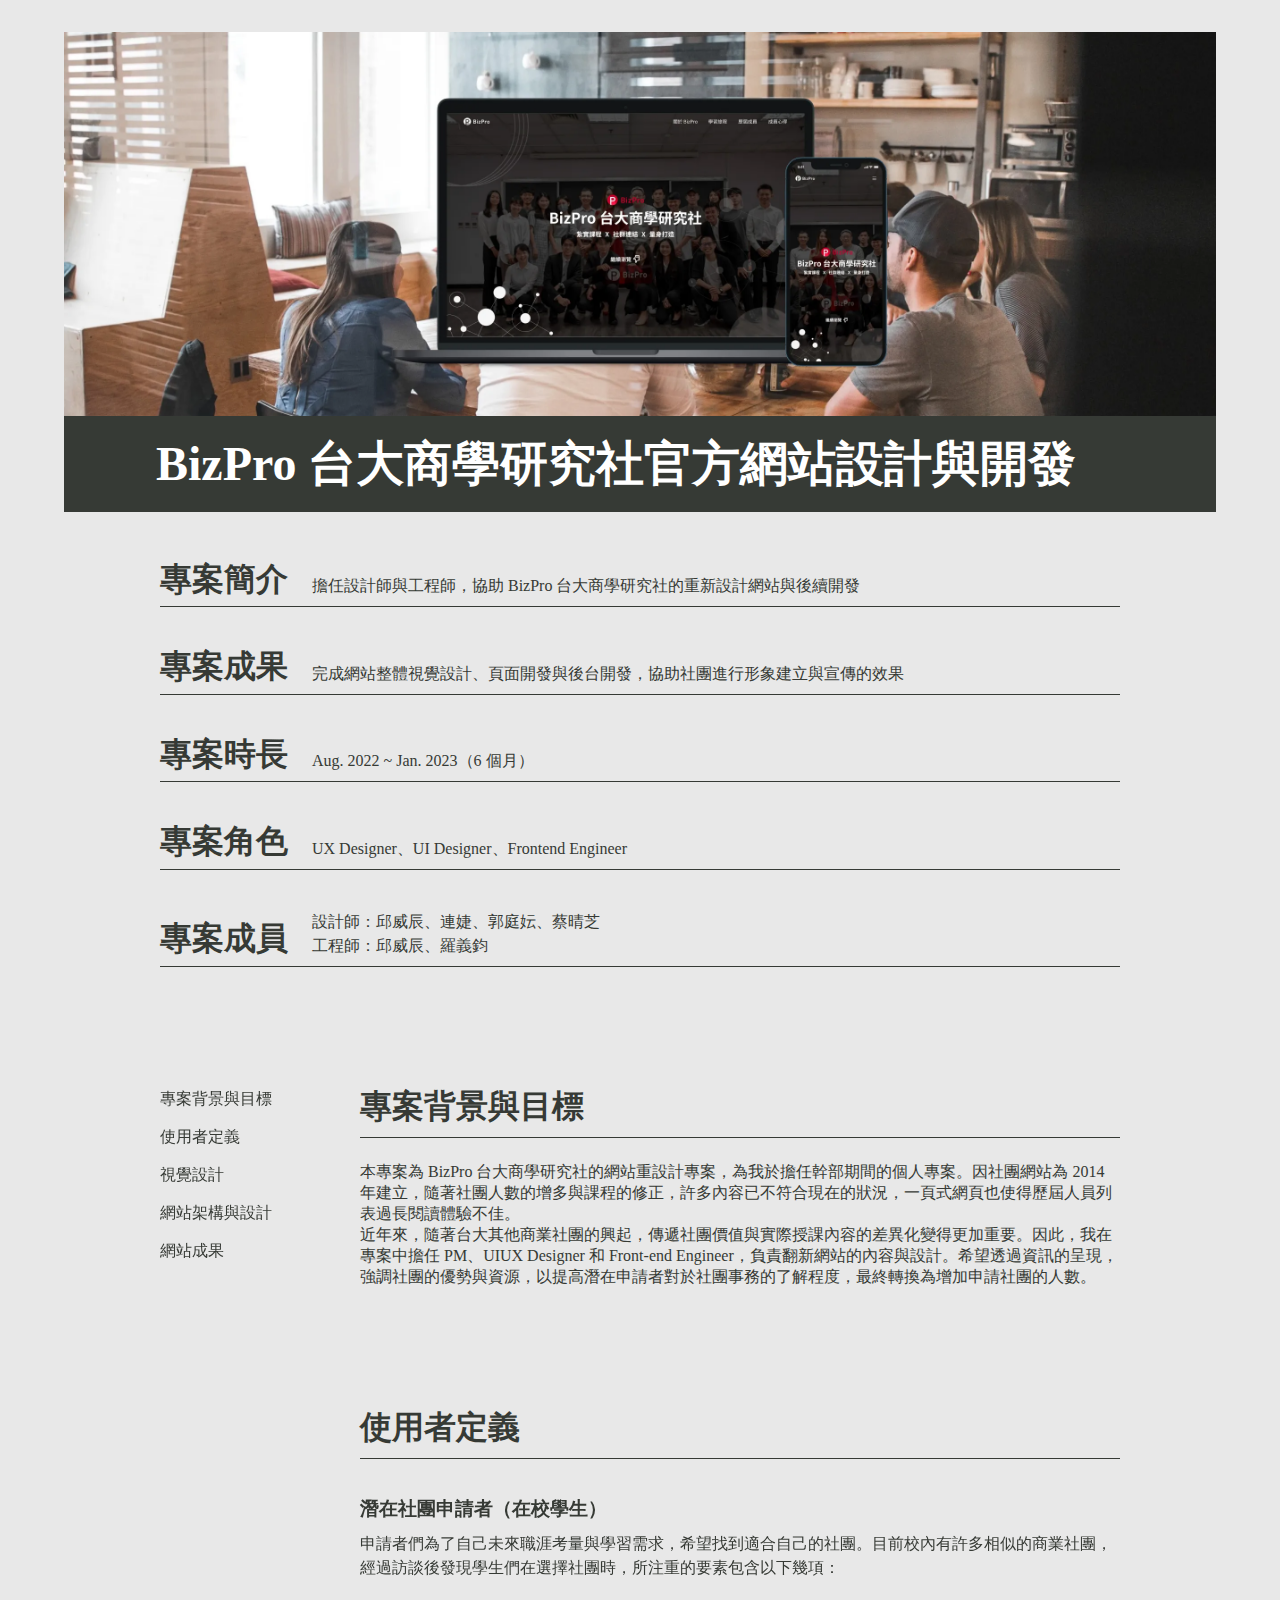
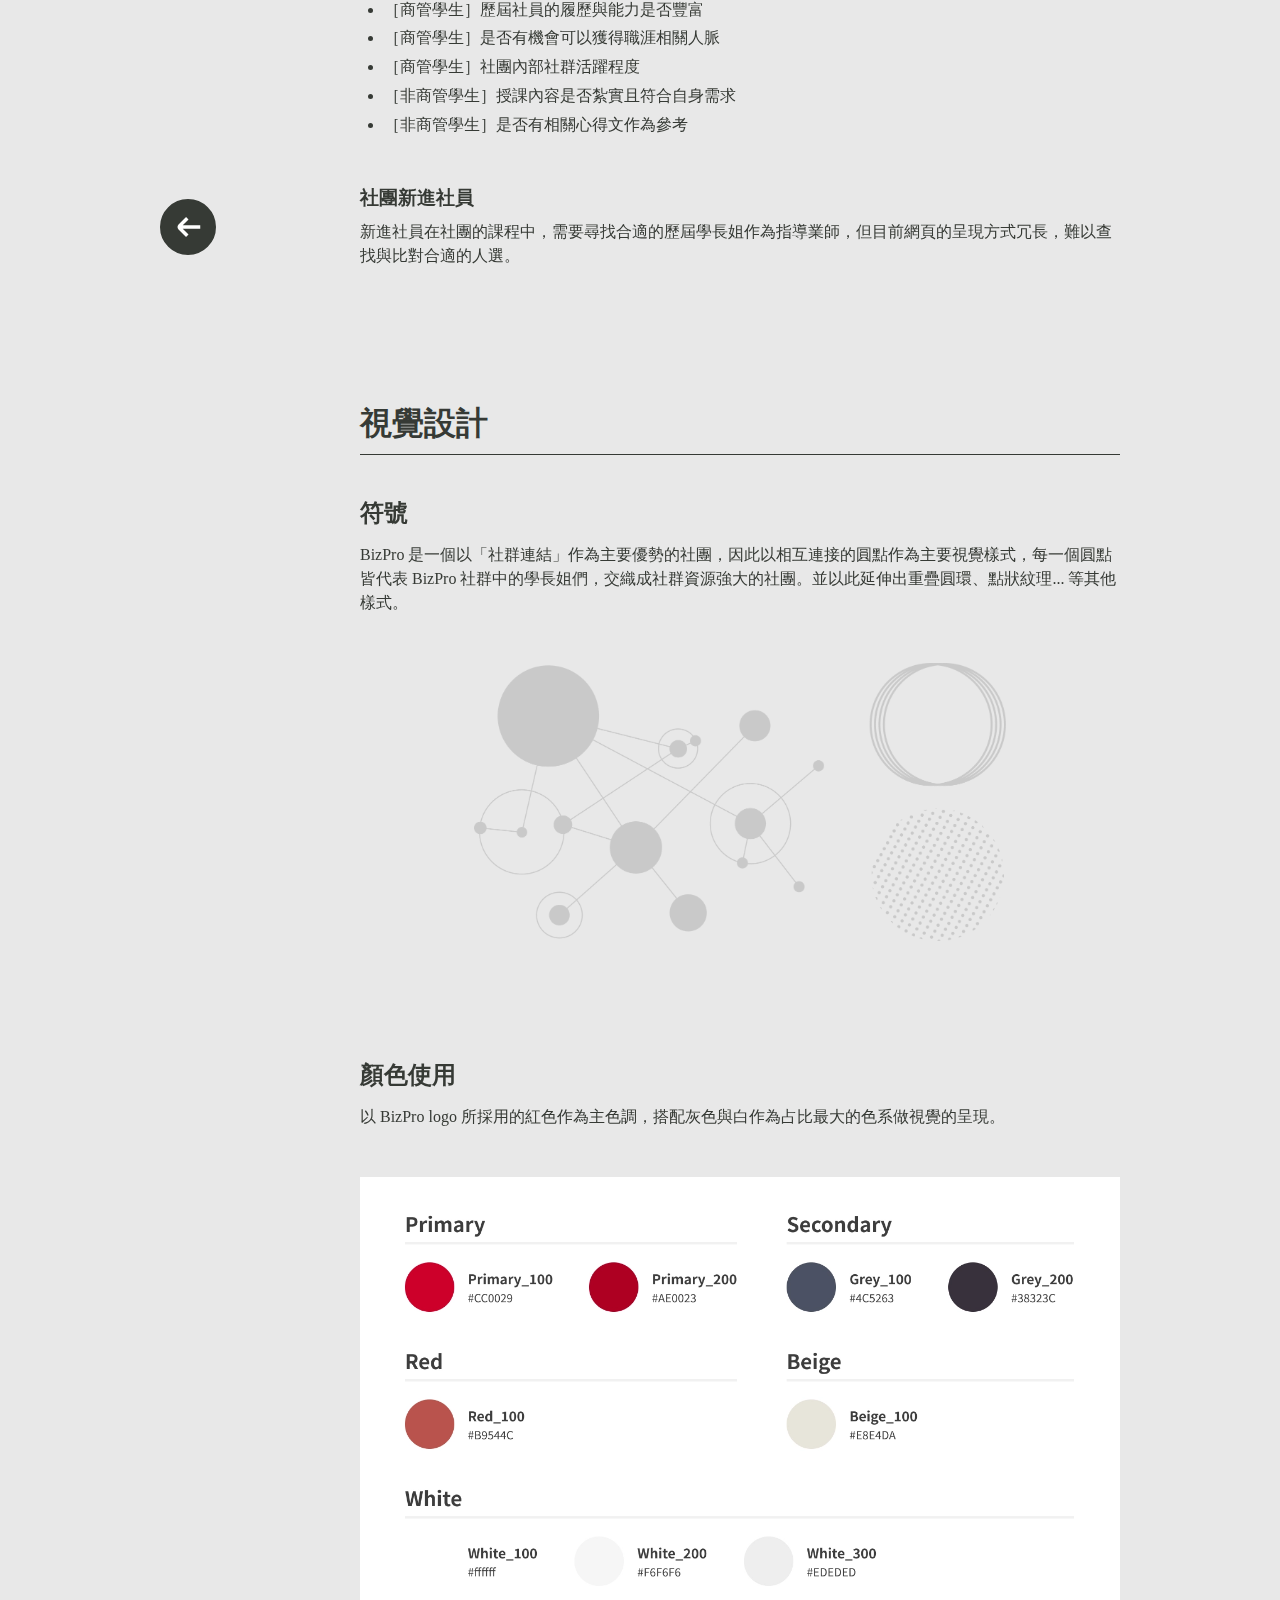
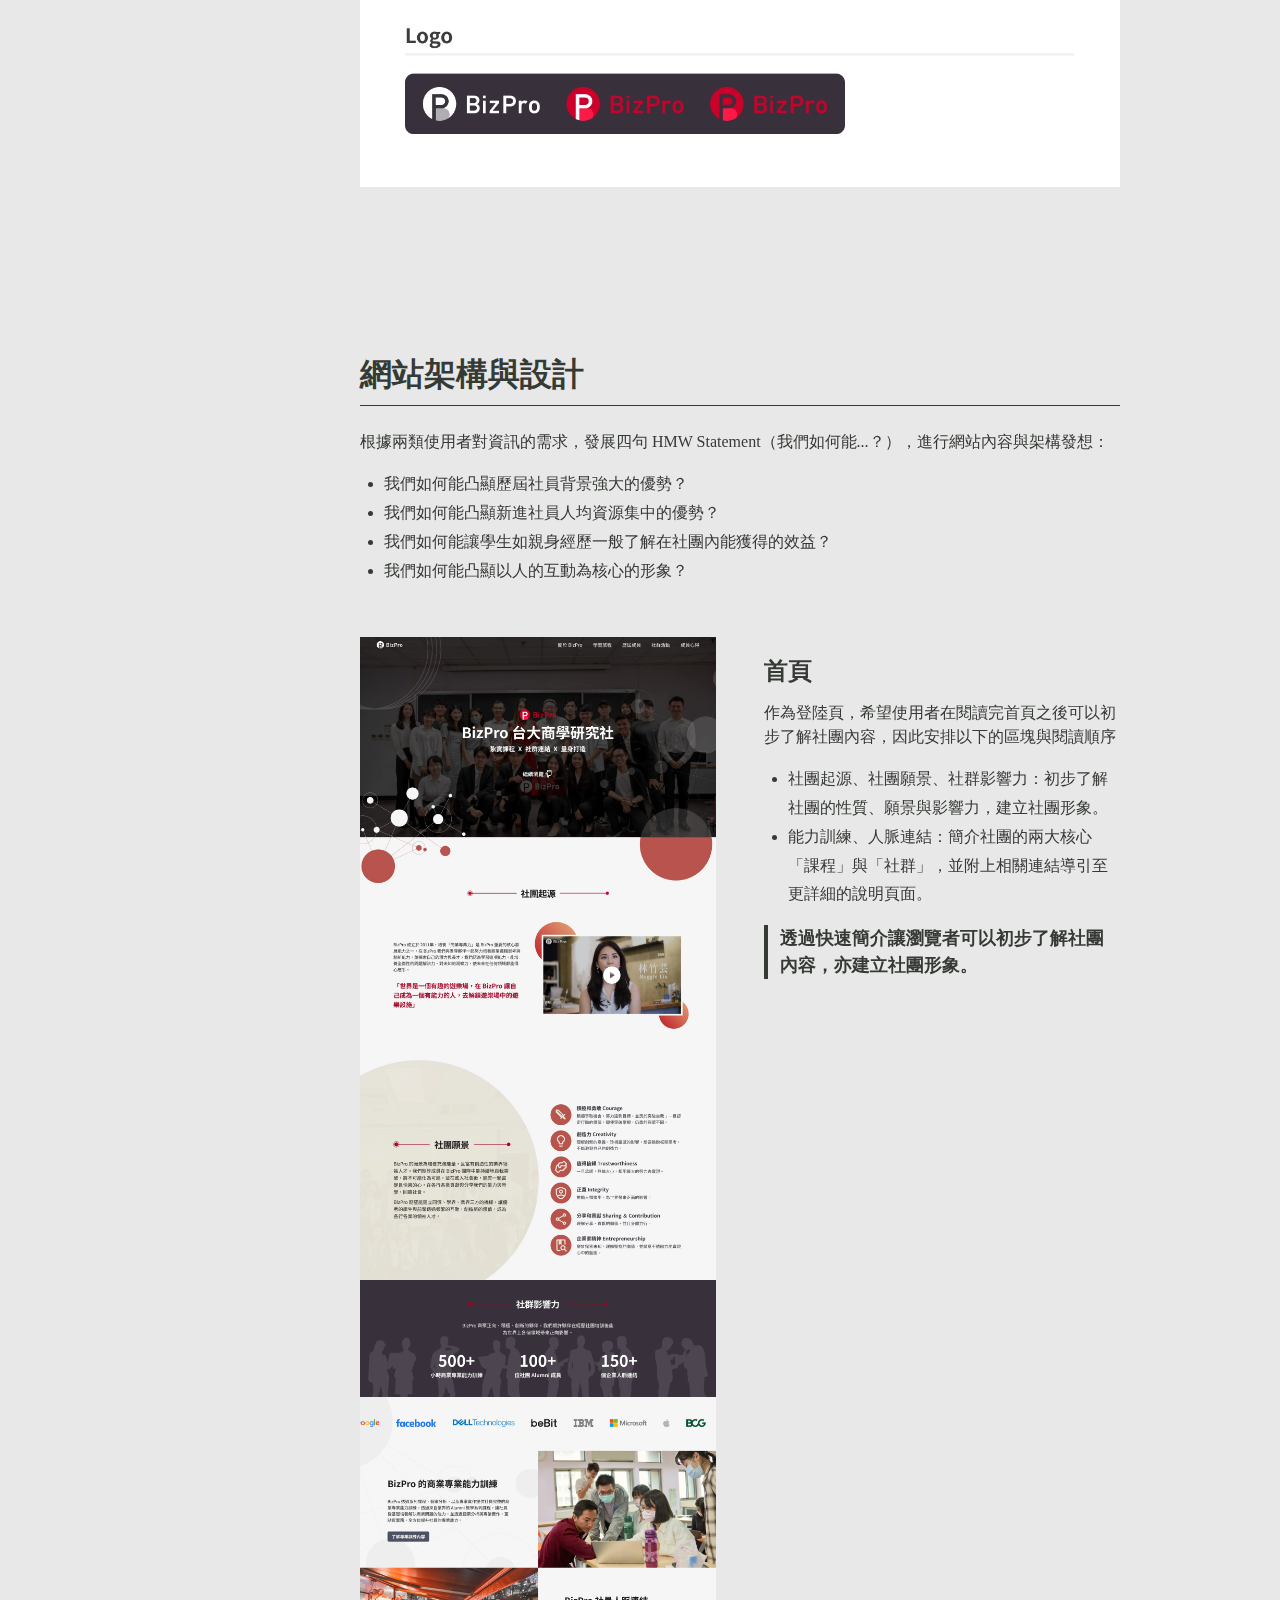
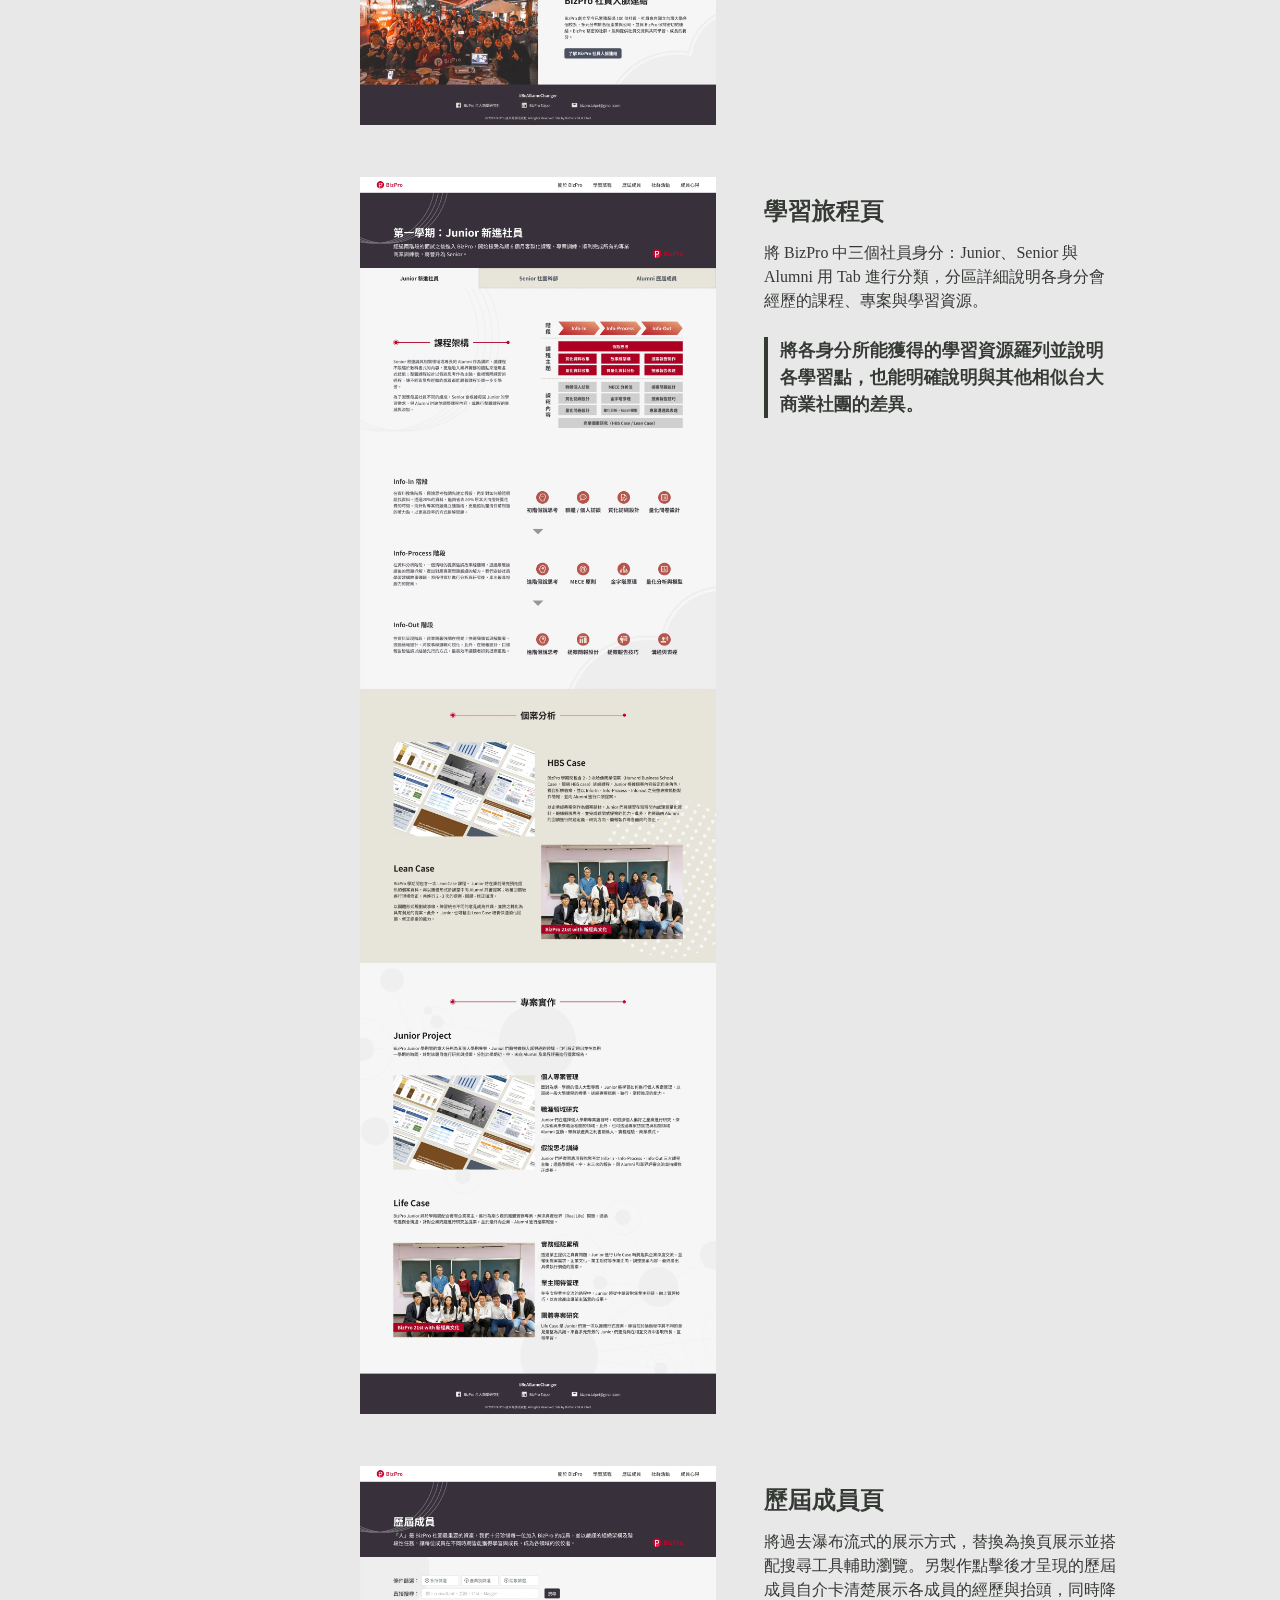
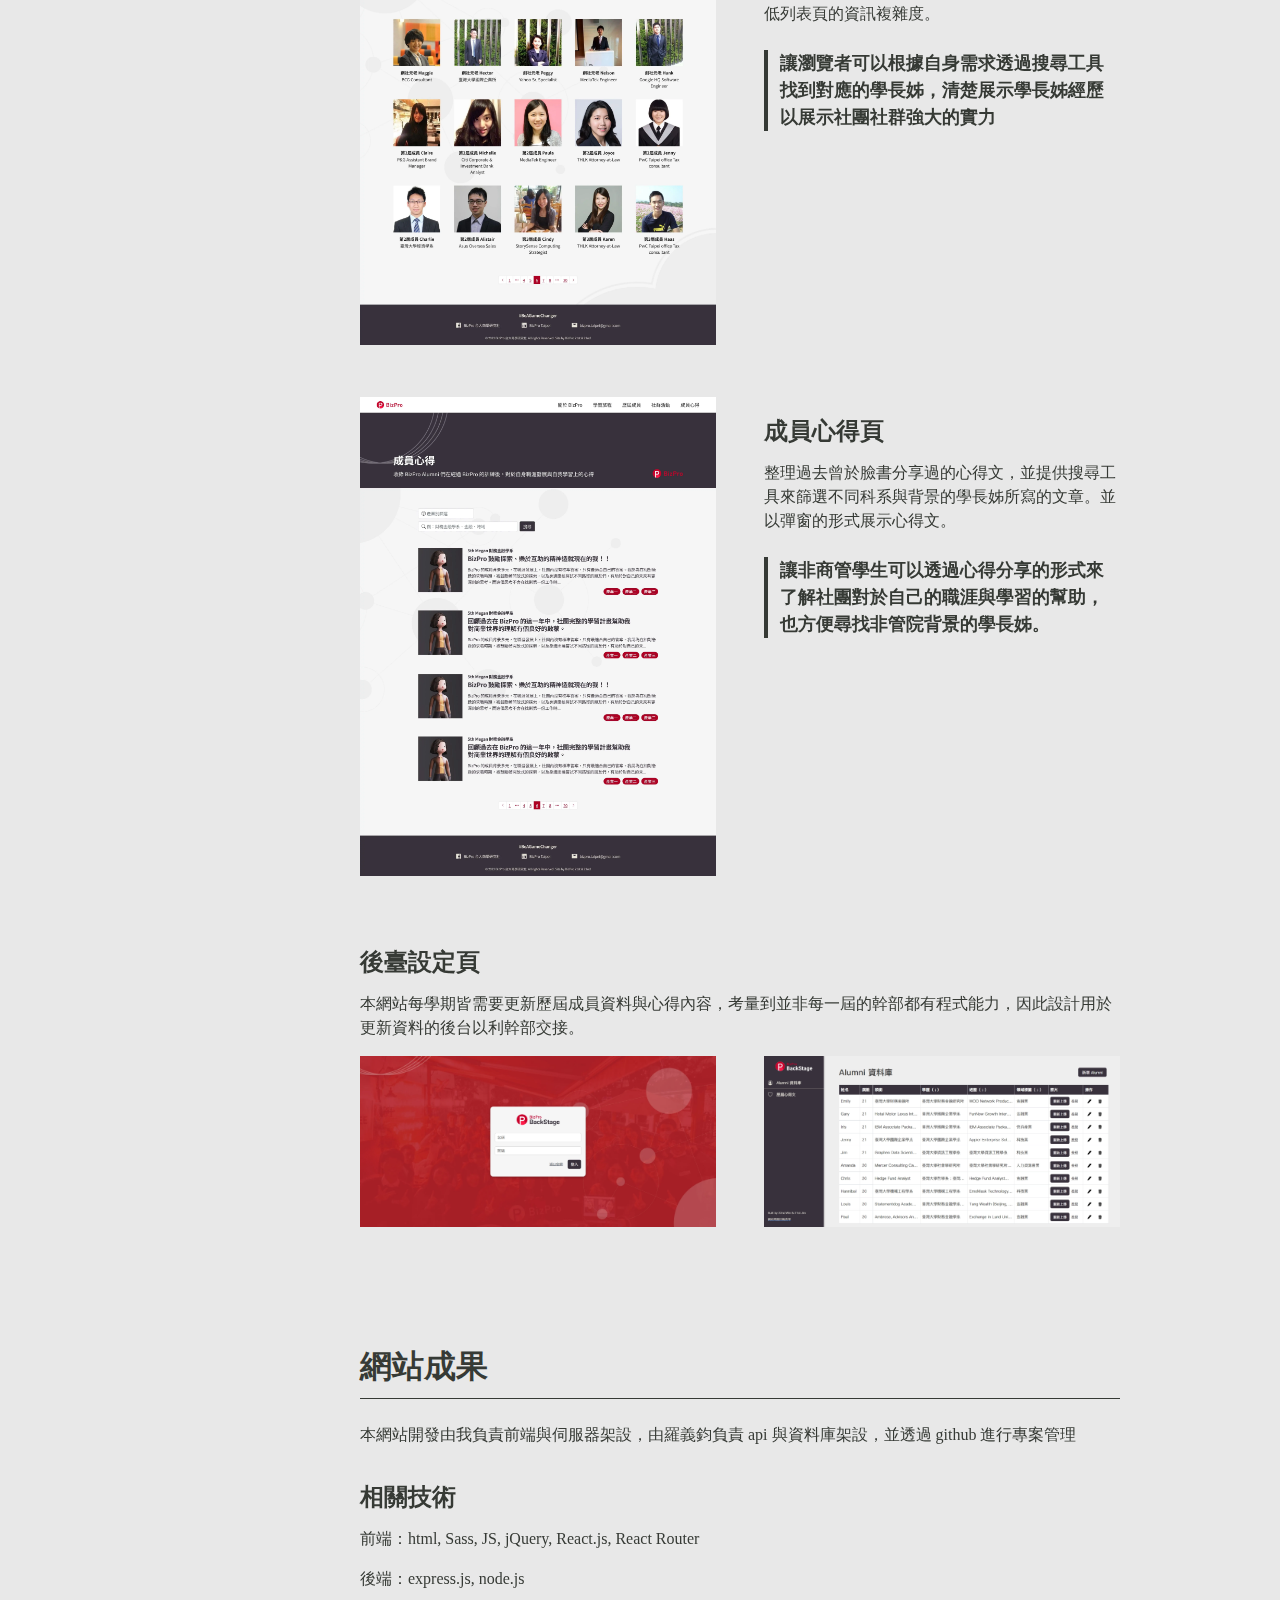
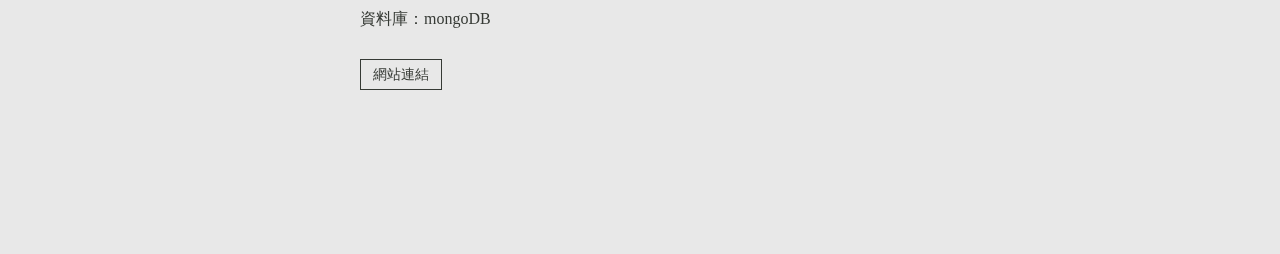
<file: project/projectBizPro.html>
<!DOCTYPE html>
<html lang="en">
  <head>
    <meta charset="UTF-8" />
    <meta name="viewport" content="width=device-width, initial-scale=1.0" />

    <meta
      name="description"
      content="擔任設計師與工程師，協助 BizPro 台大商學研究社的重新設計網站與後續開發"
    />
    <meta
      property="og:url"
      content="https://winchiuwc.com/project/projectBizPro.html"
    />
    <meta property="og:image" content="https://i.imgur.com/mF7AF1W.jpg" />
    <meta property="og:type" content="website" />
    <meta
      property="og:title"
      content="BizPro 台大商學研究社官方網站設計與開發"
    />
    <meta
      property="og:description"
      content="擔任設計師與工程師，協助 BizPro 台大商學研究社的重新設計網站與後續開發"
    />

    <title>BizPro 台大商學研究社官方網站設計與開發</title>
    <link rel="icon" href="../asset/img/favicon.png" type="image/png" />
    <link rel="stylesheet" href="../css/style.css" />
    <script
      src="https://code.jquery.com/jquery-3.6.4.min.js"
      integrity="sha256-oP6HI9z1XaZNBrJURtCoUT5SUnxFr8s3BzRl+cbzUq8="
      crossorigin="anonymous"
    ></script>
    <script src="../util/viewportdetector.min.js" defer></script>
    <script src="../util/anchorGenerator.js" defer></script>
  </head>
  <body id="projectSection">
    <a href="/" class="returnBtn returnBtn--smScreen"
      ><img src="../asset/img/returnButton.svg" alt="returnBtn"
    /></a>
    <article class="header">
      <div
        class="coverImg"
        style="
          background-image: url('../asset/img/projectImg/project_BizPro-cover.webp');
        "
      >
        <h1>BizPro 台大商學研究社官方網站設計與開發</h1>
      </div>
      <div class="projectDescription">
        <div class="projectDescription__block">
          <h2>專案簡介</h2>
          <p>
            擔任設計師與工程師，協助 BizPro
            台大商學研究社的重新設計網站與後續開發
          </p>
        </div>
        <div class="projectDescription__block">
          <h2>專案成果</h2>
          <p>
            完成網站整體視覺設計、頁面開發與後台開發，協助社團進行形象建立與宣傳的效果
          </p>
        </div>
        <div class="projectDescription__block">
          <h2>專案時長</h2>
          <p>Aug. 2022 ~ Jan. 2023（6 個月）</p>
        </div>
        <div class="projectDescription__block">
          <h2>專案角色</h2>
          <p>UX Designer、UI Designer、Frontend Engineer</p>
        </div>
        <div class="projectDescription__block">
          <h2>專案成員</h2>
          <p>
            設計師：邱威辰、連婕、郭庭妘、蔡晴芝 <br />工程師：邱威辰、羅義鈞
          </p>
        </div>
      </div>
    </article>
    <article class="projectContentContainer">
      <div class="anchorSection">
        <a href="/" class="returnBtn returnBtn--bgScreen"
          ><img src="../asset/img/returnButton.svg" alt="returnBtn"
        /></a>
      </div>
      <div class="contentSection">
        <div class="contentContainer">
          <h2 class="title title--1">專案背景與目標</h2>
          <div class="pContainer">
            <p>
              本專案為 BizPro
              台大商學研究社的網站重設計專案，為我於擔任幹部期間的個人專案。因社團網站為
              2014
              年建立，隨著社團人數的增多與課程的修正，許多內容已不符合現在的狀況，一頁式網頁也使得歷屆人員列表過長閱讀體驗不佳。
            </p>
            <p>
              近年來，隨著台大其他商業社團的興起，傳遞社團價值與實際授課內容的差異化變得更加重要。因此，我在專案中擔任
              PM、UIUX Designer 和 Front-end
              Engineer，負責翻新網站的內容與設計。希望透過資訊的呈現，<span
                class="highlight"
                >強調社團的優勢與資源，以提高潛在申請者對於社團事務的了解程度，最終轉換為增加申請社團的人數。</span
              >
            </p>
          </div>
        </div>
        <div class="contentContainer">
          <h2 class="title title--2">使用者定義</h2>
          <div class="flexbox flexbox__vertical">
            <div class="pContainer pContainer--top">
              <h4 class="smallTitle">潛在社團申請者（在校學生）</h4>
              <p>
                申請者們為了自己未來職涯考量與學習需求，希望找到適合自己的社團。目前校內有許多相似的商業社團，經過訪談後發現學生們在選擇社團時，所注重的要素包含以下幾項：
              </p>
              <ul>
                <li>［商管學生］歷屆社員的履歷與能力是否豐富</li>
                <li>［商管學生］是否有機會可以獲得職涯相關人脈</li>
                <li>［商管學生］社團內部社群活躍程度</li>
                <li>［非商管學生］授課內容是否紮實且符合自身需求</li>
                <li>［非商管學生］是否有相關心得文作為參考</li>
              </ul>
            </div>
            <div class="pContainer">
              <h4 class="smallTitle">社團新進社員</h4>
              <p>
                新進社員在社團的課程中，需要尋找合適的歷屆學長姐作為指導業師，但目前網頁的呈現方式冗長，難以查找與比對合適的人選。
              </p>
            </div>
          </div>
        </div>
        <div class="contentContainer">
          <h2 class="title title--3">視覺設計</h2>
          <div class="flexbox flexbox__vertical flexbox__vertical--middle">
            <div class="pContainer pContainer--top">
              <h3 class="semiTitle">符號</h3>
              <p>
                BizPro
                是一個以「社群連結」作為主要優勢的社團，因此以相互連接的圓點作為主要視覺樣式，每一個圓點皆代表
                BizPro
                社群中的學長姐們，交織成社群資源強大的社團。並以此延伸出重疊圓環、點狀紋理...
                等其他樣式。
              </p>
            </div>
            <img
              src="../asset/img/projectImg/project_BizPro-symbol.webp"
              alt="BizPro-symbol"
              class="flexboxImg flexboxImg__vertical flexboxImg__vertical--middle flexboxImg__vertical--small"
            />
          </div>
          <div class="flexbox flexbox__vertical">
            <div class="pContainer pContainer--top">
              <h3 class="semiTitle">顏色使用</h3>
              <p>
                以 BizPro logo
                所採用的紅色作為主色調，搭配灰色與白作為占比最大的色系做視覺的呈現。
              </p>
            </div>
            <img
              src="../asset/img/projectImg/project_BizPro-designSystem.webp"
              alt="BizPro-DesignSystem"
              class="flexboxImg flexboxImg__vertical flexboxImg__vertical--middle"
            />
          </div>
        </div>
        <div class="contentContainer">
          <h2 class="title title--4">網站架構與設計</h2>
          <div class="flexbox flexbox__vertical flexbox__vertical--middle">
            <div class="pContainer">
              <p>
                根據兩類使用者對資訊的需求，發展四句 HMW
                Statement（我們如何能...？），進行網站內容與架構發想：
              </p>
              <ul>
                <li>我們如何能凸顯歷屆社員背景強大的優勢？</li>
                <li>我們如何能凸顯新進社員人均資源集中的優勢？</li>
                <li>
                  我們如何能讓學生如親身經歷一般了解在社團內能獲得的效益？
                </li>
                <li>我們如何能凸顯以人的互動為核心的形象？</li>
              </ul>
            </div>
          </div>
          <div class="flexbox flexbox__horizontal flexbox__horizontal--middle">
            <img
              src="../asset/img/projectImg/project_BizPro-landingPage.webp"
              alt="BizPro-LandingPage"
              class="flexboxImg flexboxImg__horizontal flexboxImg__horizontal--left"
            />
            <div class="pContainer">
              <h3 class="semiTitle">首頁</h3>
              <p>
                作為登陸頁，希望使用者在閱讀完首頁之後可以初步了解社團內容，因此安排以下的區塊與閱讀順序
              </p>
              <ul style="margin-bottom: 8px">
                <li>
                  社團起源、社團願景、社群影響力：初步了解社團的性質、願景與影響力，建立社團形象。
                </li>
                <li>
                  能力訓練、人脈連結：簡介社團的兩大核心「課程」與「社群」，並附上相關連結導引至更詳細的說明頁面。
                </li>
              </ul>
              <h4 class="smallTitle quote">
                透過快速簡介讓瀏覽者可以初步了解社團內容，亦建立社團形象。
              </h4>
            </div>
          </div>
          <div class="flexbox flexbox__horizontal flexbox__horizontal--middle">
            <img
              src="../asset/img/projectImg/project_BizPro-journeyPage.webp"
              alt="BizPro-JourneyPage"
              class="flexboxImg flexboxImg__horizontal flexboxImg__horizontal--left"
            />
            <div class="pContainer">
              <h3 class="semiTitle">學習旅程頁</h3>
              <p>
                將 BizPro 中三個社員身分：Junior、Senior 與 Alumni 用 Tab
                進行分類，分區詳細說明各身分會經歷的課程、專案與學習資源。
              </p>

              <h4 class="smallTitle quote">
                將各身分所能獲得的學習資源羅列並說明各學習點，也能明確說明與其他相似台大商業社團的差異。
              </h4>
            </div>
          </div>
          <div class="flexbox flexbox__horizontal flexbox__horizontal--middle">
            <img
              src="../asset/img/projectImg/project_BizPro-memberPage.webp"
              alt="BizPro-MemberPage"
              class="flexboxImg flexboxImg__horizontal flexboxImg__horizontal--left"
            />
            <div class="pContainer">
              <h3 class="semiTitle">歷屆成員頁</h3>
              <p>
                將過去瀑布流式的展示方式，替換為換頁展示並搭配搜尋工具輔助瀏覽。另製作點擊後才呈現的歷屆成員自介卡清楚展示各成員的經歷與抬頭，同時降低列表頁的資訊複雜度。
              </p>

              <h4 class="smallTitle quote">
                讓瀏覽者可以根據自身需求透過搜尋工具找到對應的學長姊，清楚展示學長姊經歷以展示社團社群強大的實力
              </h4>
            </div>
          </div>
          <div class="flexbox flexbox__horizontal flexbox__horizontal--middle">
            <img
              src="../asset/img/projectImg/project_BizPro-articlePage.webp"
              alt="BizPro-ArticlePage"
              class="flexboxImg flexboxImg__horizontal flexboxImg__horizontal--left"
            />
            <div class="pContainer">
              <h3 class="semiTitle">成員心得頁</h3>
              <p>
                整理過去曾於臉書分享過的心得文，並提供搜尋工具來篩選不同科系與背景的學長姊所寫的文章。並以彈窗的形式展示心得文。
              </p>

              <h4 class="smallTitle quote">
                讓非商管學生可以透過心得分享的形式來了解社團對於自己的職涯與學習的幫助，也方便尋找非管院背景的學長姊。
              </h4>
            </div>
          </div>
          <div class="flexbox flexbox__vertical">
            <div class="pContainer">
              <h3 class="semiTitle">後臺設定頁</h3>
              <p>
                本網站每學期皆需要更新歷屆成員資料與心得內容，考量到並非每一屆的幹部都有程式能力，因此設計用於更新資料的後台以利幹部交接。
              </p>
            </div>
          </div>
          <div class="flexbox flexbox__horizontal">
            <img
              src="../asset/img/projectImg/project_BizPro-login.webp"
              alt="BizPro-Login"
              class="flexboxImg flexboxImg__horizontal flexboxImg__horizontal--left"
            />
            <img
              src="../asset/img/projectImg/project_BizPro-backstage.webp"
              alt="BizPro-Backstage"
              class="flexboxImg flexboxImg__horizontal"
            />
          </div>
        </div>
        <div class="contentContainer">
          <h2 class="title title--5">網站成果</h2>
          <div class="flexbox flexbox__vertical">
            <div class="pContainer">
              <p>
                本網站開發由我負責前端與伺服器架設，由羅義鈞負責 api
                與資料庫架設，並透過 github 進行專案管理
              </p>
              <h3 class="semiTitle">相關技術</h3>
              <p>前端：html, Sass, JS, jQuery, React.js, React Router</p>
              <p>後端：express.js, node.js</p>
              <p>資料庫：mongoDB</p>
              <div class="buttonGroup">
                <a href="https://bizpro-taipei.com" target="_blank">
                  <p class="button">網站連結</p></a
                >
              </div>
            </div>
          </div>
        </div>
      </div>
    </article>
  </body>
</html>
</file>
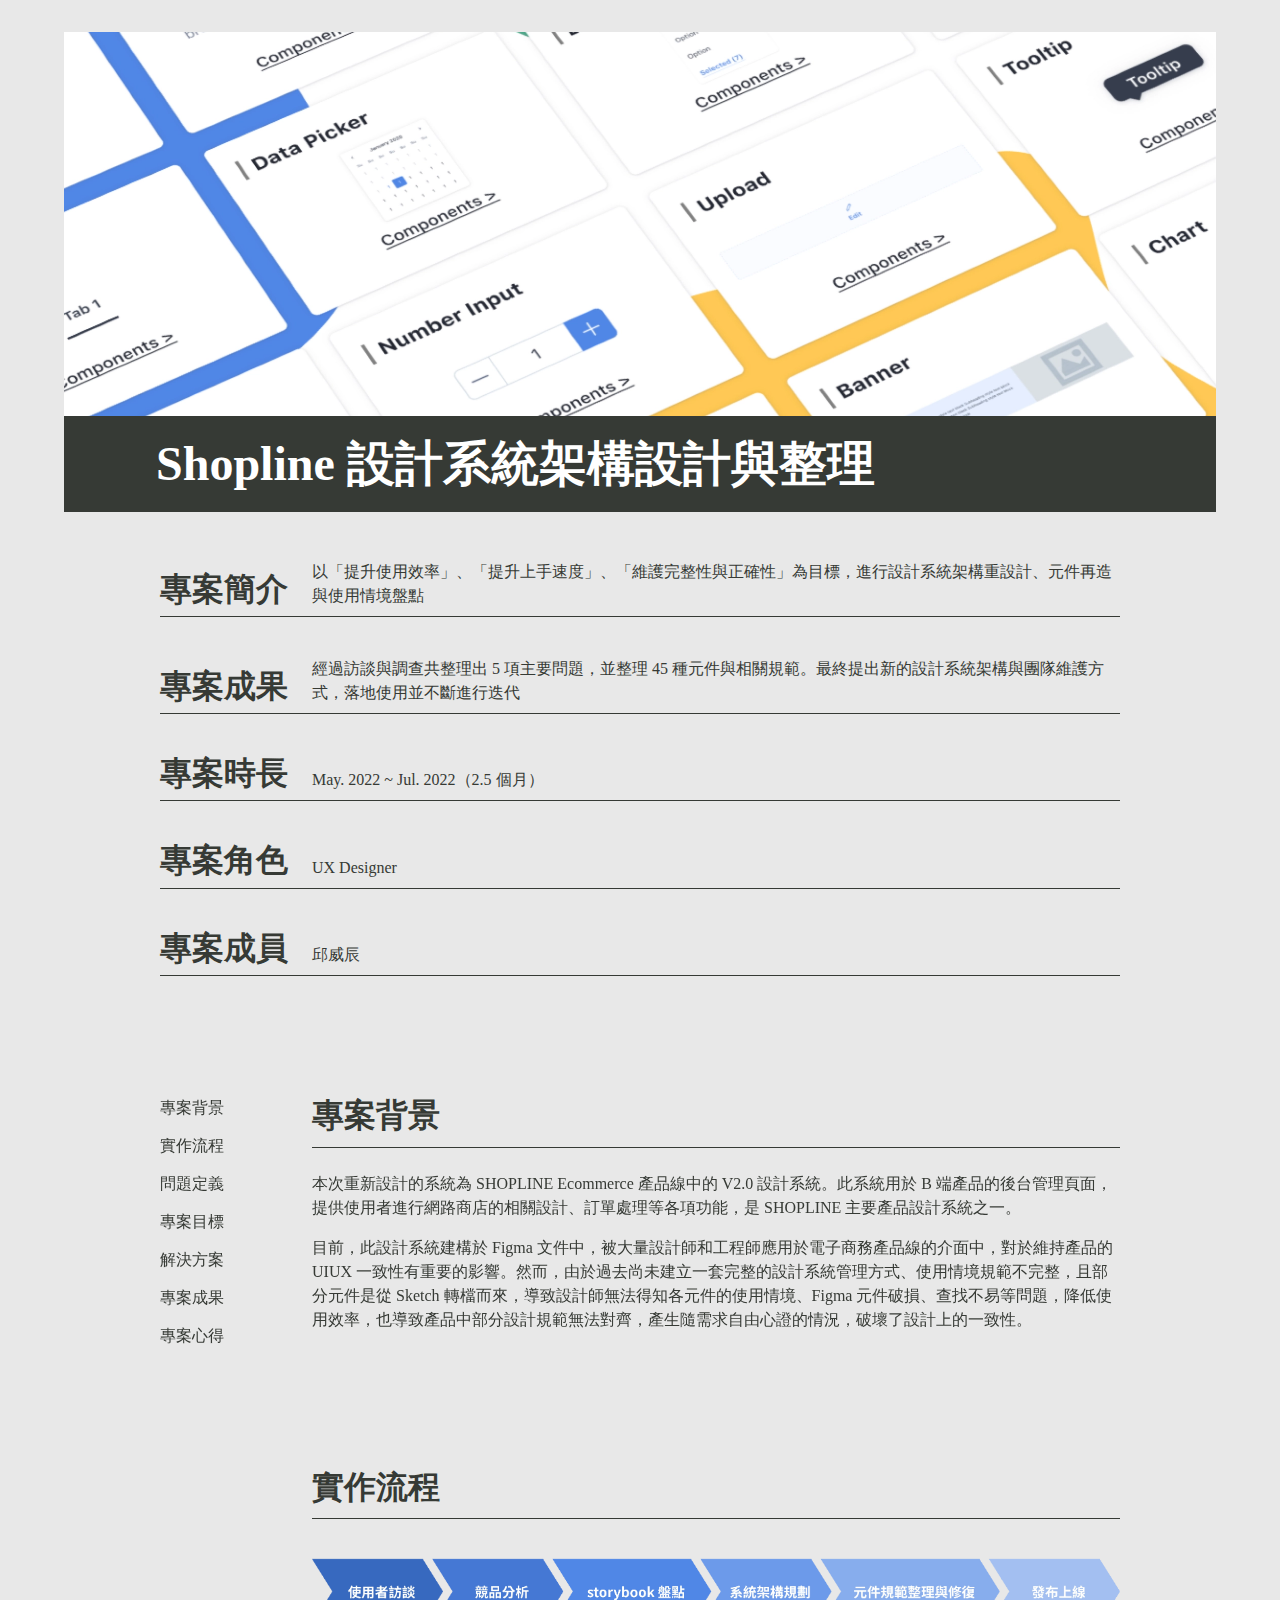
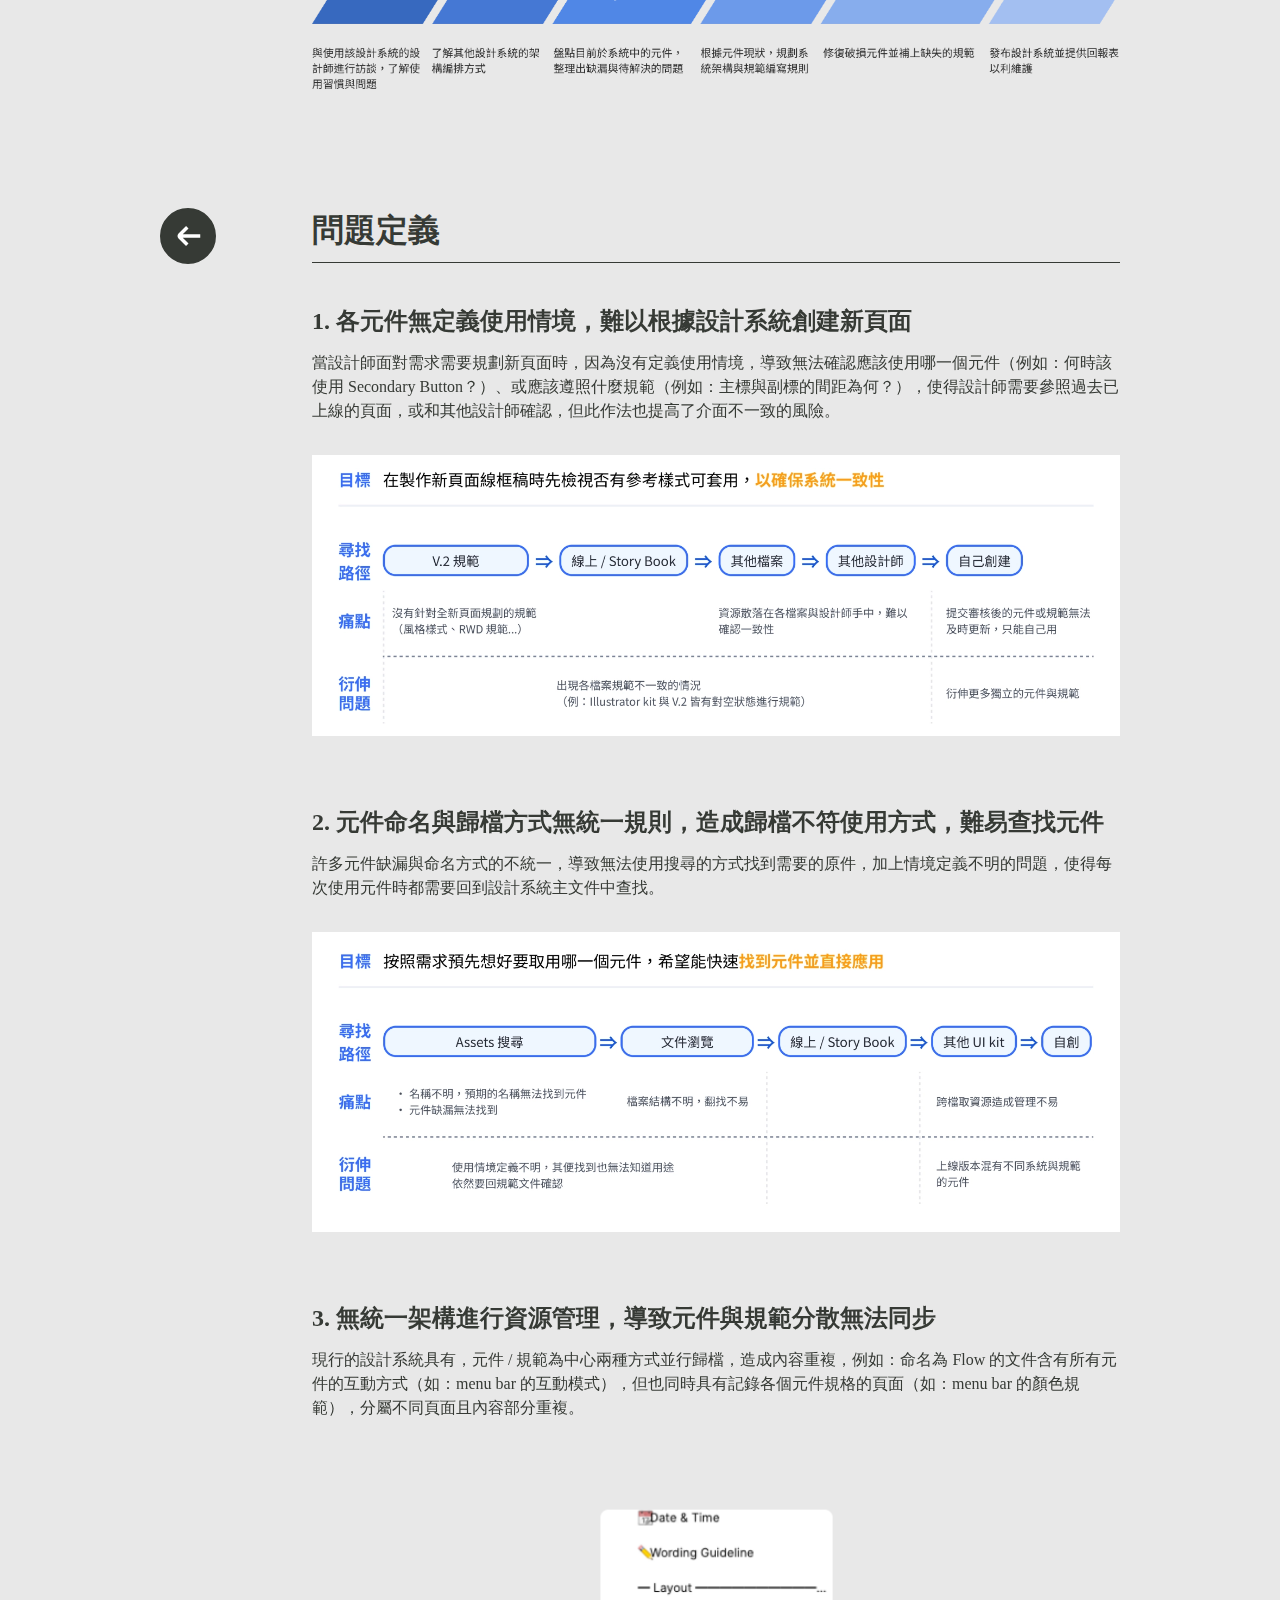
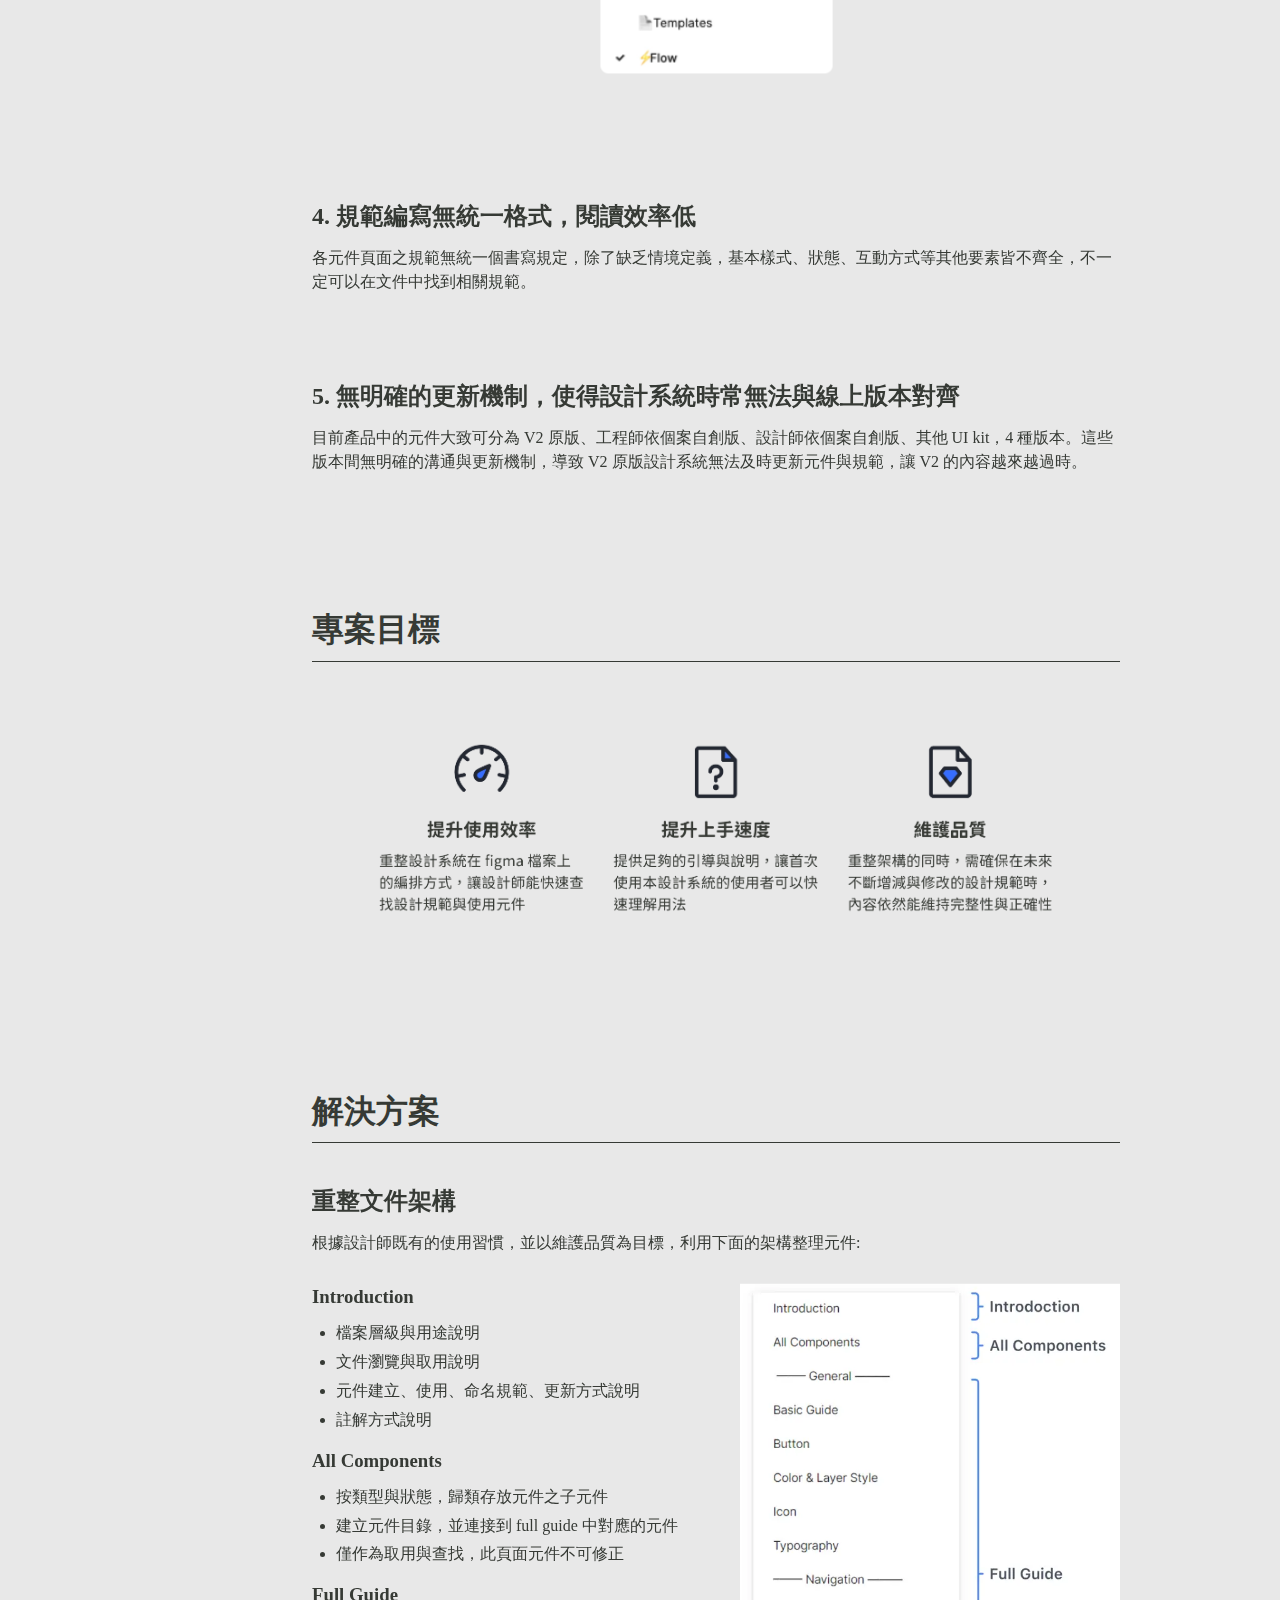
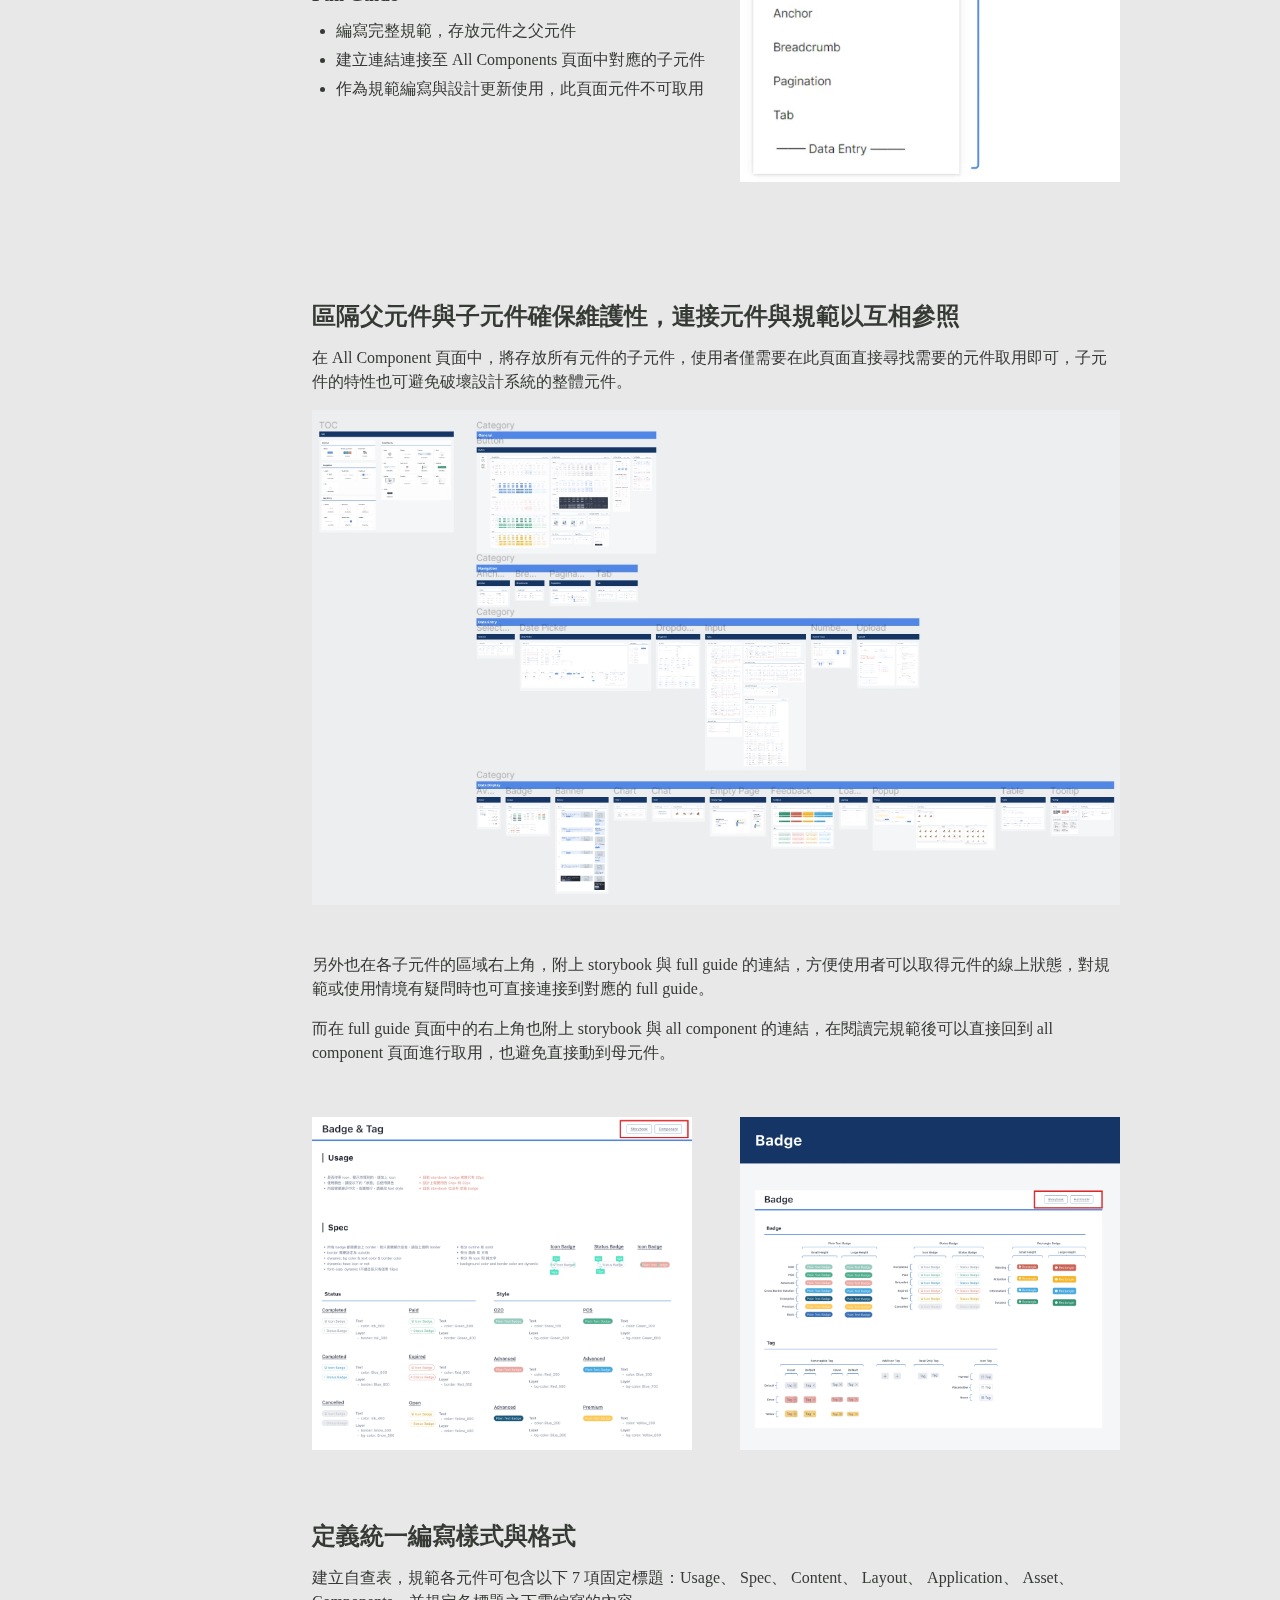
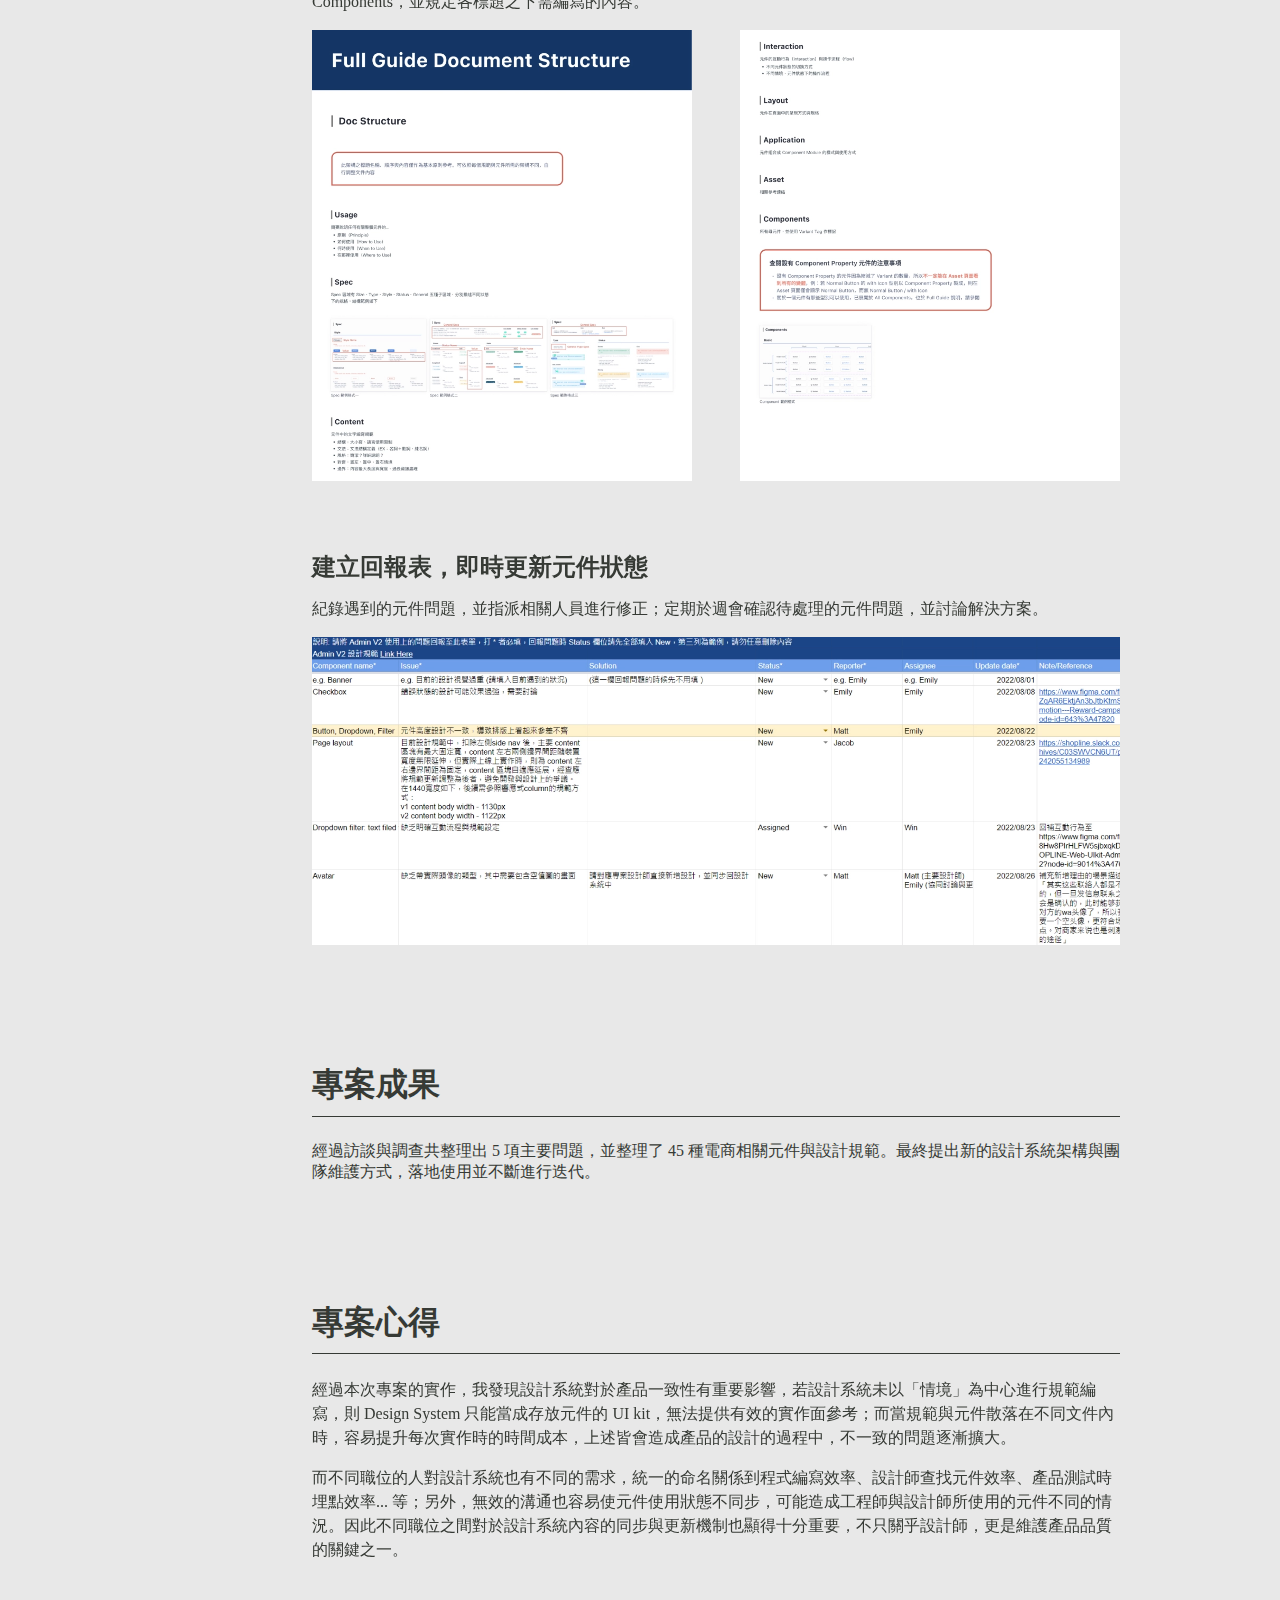
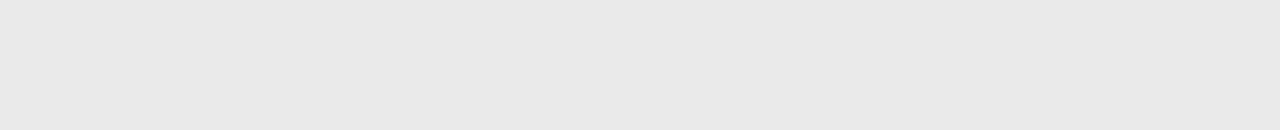
<file: project/projectDesignSystem.html>
<!DOCTYPE html>
<html lang="en">
  <head>
    <meta charset="UTF-8" />
    <meta name="viewport" content="width=device-width, initial-scale=1.0" />

    <meta
      name="description"
      content="以「提升使用效率」、「提升上手速度」、「維護完整性與正確性」為目標，進行設計系統架構重設計、元件再造與使用情境盤點"
    />
    <meta
      property="og:url"
      content="https://winchiuwc.com/project/projectDesignSystem.html"
    />
    <meta property="og:image" content="https://i.imgur.com/mF7AF1W.jpg" />
    <meta property="og:type" content="website" />
    <meta property="og:title" content="Shopline 設計系統架構設計與整理" />
    <meta
      property="og:description"
      content="以「提升使用效率」、「提升上手速度」、「維護完整性與正確性」為目標，進行設計系統架構重設計、元件再造與使用情境盤點"
    />

    <title>Shopline 設計系統架構設計與整理</title>
    <link rel="icon" href="../asset/img/favicon.png" type="image/png" />
    <link rel="stylesheet" href="../css/style.css" />
    <script
      src="https://code.jquery.com/jquery-3.6.4.min.js"
      integrity="sha256-oP6HI9z1XaZNBrJURtCoUT5SUnxFr8s3BzRl+cbzUq8="
      crossorigin="anonymous"
    ></script>
    <script src="../util/viewportdetector.min.js" defer></script>
    <script src="../util/anchorGenerator.js" defer></script>
  </head>
  <body id="projectSection">
    <a href="/" class="returnBtn returnBtn--smScreen"
      ><img src="../asset/img/returnButton.svg" alt="returnBtn"
    /></a>
    <article class="header">
      <div
        class="coverImg"
        style="
          background-image: url('../asset/img/projectImg/project_ds-cover.webp');
        "
      >
        <h1>Shopline 設計系統架構設計與整理</h1>
      </div>
      <div class="projectDescription">
        <div class="projectDescription__block">
          <h2>專案簡介</h2>
          <p>
            以「提升使用效率」、「提升上手速度」、「維護完整性與正確性」為目標，進行設計系統架構重設計、元件再造與使用情境盤點
          </p>
        </div>
        <div class="projectDescription__block">
          <h2>專案成果</h2>
          <p>
            經過訪談與調查共整理出 5 項主要問題，並整理 45
            種元件與相關規範。最終提出新的設計系統架構與團隊維護方式，落地使用並不斷進行迭代
          </p>
        </div>
        <div class="projectDescription__block">
          <h2>專案時長</h2>
          <p>May. 2022 ~ Jul. 2022（2.5 個月）</p>
        </div>
        <div class="projectDescription__block">
          <h2>專案角色</h2>
          <p>UX Designer</p>
        </div>
        <div class="projectDescription__block">
          <h2>專案成員</h2>
          <p>邱威辰</p>
        </div>
      </div>
    </article>
    <article class="projectContentContainer">
      <div class="anchorSection">
        <a href="/" class="returnBtn returnBtn--bgScreen"
          ><img src="../asset/img/returnButton.svg" alt="returnBtn"
        /></a>
      </div>
      <div class="contentSection">
        <div class="contentContainer">
          <h2 class="title title--1">專案背景</h2>
          <div class="flexbox flexbox__vertical">
            <div class="pContainer">
              <p>
                本次重新設計的系統為 SHOPLINE Ecommerce 產品線中的 V2.0
                設計系統。此系統用於 B
                端產品的後台管理頁面，提供使用者進行網路商店的相關設計、訂單處理等各項功能，是
                SHOPLINE 主要產品設計系統之一。
              </p>
              <p>
                目前，此設計系統建構於 Figma
                文件中，被大量設計師和工程師應用於電子商務產品線的介面中，對於維持產品的
                UIUX
                一致性有重要的影響。然而，由於過去尚未建立一套完整的設計系統管理方式、使用情境規範不完整，且部分元件是從
                Sketch 轉檔而來，導致設計師無法得知各元件的使用情境、Figma
                元件破損、查找不易等問題，降低使用效率，也導致產品中部分設計規範無法對齊，產生隨需求自由心證的情況，破壞了設計上的一致性。
              </p>
            </div>
          </div>
        </div>
        <div class="contentContainer">
          <h2 class="title title--2">實作流程</h2>
          <div class="flexbox flexbox__vertical">
            <img
              src="../asset/img/projectImg/project_ds-method.webp"
              alt="DesignSystem-Method"
              class="flexboxImg flexboxImg__vertical"
              style="margin-top: 16px"
            />
          </div>
        </div>
        <div class="contentContainer">
          <h2 class="title title--3">問題定義</h2>
          <div class="flexbox flexbox__vertical flexbox__vertical--middle">
            <div class="pContainer pContainer--top">
              <h3 class="semiTitle">
                1. 各元件無定義使用情境，難以根據設計系統創建新頁面
              </h3>
              <p class="pLast">
                當設計師面對需求需要規劃新頁面時，因為沒有定義使用情境，導致無法確認應該使用哪一個元件（例如：何時該使用
                Secondary
                Button？）、或應該遵照什麼規範（例如：主標與副標的間距為何？），使得設計師需要參照過去已上線的頁面，或和其他設計師確認，但此作法也提高了介面不一致的風險。
              </p>
            </div>
            <img
              src="../asset/img/projectImg/project_ds-define1.webp"
              alt="DesignSystem-Define"
              class="flexboxImg flexboxImg__vertical"
            />
          </div>
          <div class="flexbox flexbox__vertical flexbox__vertical--middle">
            <div class="pContainer pContainer--top">
              <h3 class="semiTitle">
                2.
                元件命名與歸檔方式無統一規則，造成歸檔不符使用方式，難易查找元件
              </h3>
              <p class="pLast">
                許多元件缺漏與命名方式的不統一，導致無法使用搜尋的方式找到需要的原件，加上情境定義不明的問題，使得每次使用元件時都需要回到設計系統主文件中查找。
              </p>
            </div>
            <img
              src="../asset/img/projectImg/project_ds-define2.webp"
              alt="DesignSystem-Define2"
              class="flexboxImg flexboxImg__vertical"
            />
          </div>
          <div class="flexbox flexbox__vertical flexbox__vertical--middle">
            <div class="pContainer pContainer--top">
              <h3 class="semiTitle">
                3. 無統一架構進行資源管理，導致元件與規範分散無法同步
              </h3>
              <p class="pLast">
                現行的設計系統具有，元件 /
                規範為中心兩種方式並行歸檔，造成內容重複，例如：命名為 Flow
                的文件含有所有元件的互動方式（如：menu bar
                的互動模式），但也同時具有記錄各個元件規格的頁面（如：menu bar
                的顏色規範），分屬不同頁面且內容部分重複。
              </p>
            </div>
            <img
              src="../asset/img/projectImg/project_ds-define3.webp"
              alt="DesignSystem-Define3"
              class="flexboxImg flexboxImg__vertical flexboxImg__vertical--small"
            />
          </div>
          <div class="flexbox flexbox__vertical flexbox__vertical--middle">
            <div class="pContainer">
              <h3 class="semiTitle">4. 規範編寫無統一格式，閱讀效率低</h3>
              <p>
                各元件頁面之規範無統一個書寫規定，除了缺乏情境定義，基本樣式、狀態、互動方式等其他要素皆不齊全，不一定可以在文件中找到相關規範。
              </p>
            </div>
          </div>
          <div class="flexbox flexbox__vertical">
            <div class="pContainer">
              <h3 class="semiTitle">
                5. 無明確的更新機制，使得設計系統時常無法與線上版本對齊
              </h3>
              <p>
                目前產品中的元件大致可分為 V2
                原版、工程師依個案自創版、設計師依個案自創版、其他 UI kit，4
                種版本。這些版本間無明確的溝通與更新機制，導致 V2
                原版設計系統無法及時更新元件與規範，讓 V2 的內容越來越過時。
              </p>
            </div>
          </div>
        </div>
        <div class="contentContainer">
          <h2 class="title title--4">專案目標</h2>
          <div class="flexbox flexbox__vertical">
            <img
              src="../asset/img/projectImg/project_ds-target.webp"
              alt="DesignSystem-Target"
              class="flexboxImg flexboxImg__vertical"
            />
          </div>
        </div>
        <div class="contentContainer">
          <h2 class="title title--5">解決方案</h2>
          <div class="flexbox flexbox__vertical">
            <div class="pContainer">
              <h3 class="semiTitle">重整文件架構</h3>
              <p>
                根據設計師既有的使用習慣，並以維護品質為目標，利用下面的架構整理元件:
              </p>
            </div>
          </div>
          <div class="flexbox flexbox__horizontal flexbox__horizontal--middle">
            <div class="pContainer pContainer--top">
              <h4 class="smallTitle">Introduction</h4>
              <ul>
                <li>檔案層級與用途說明</li>
                <li>文件瀏覽與取用說明</li>
                <li>元件建立、使用、命名規範、更新方式說明</li>
                <li>註解方式說明</li>
              </ul>
              <h4 class="smallTitle">All Components</h4>
              <ul>
                <li>按類型與狀態，歸類存放元件之子元件</li>
                <li>建立元件目錄，並連接到 full guide 中對應的元件</li>
                <li>僅作為取用與查找，此頁面元件不可修正</li>
              </ul>
              <h4 class="smallTitle">Full Guide</h4>
              <ul>
                <li>編寫完整規範，存放元件之父元件</li>
                <li>建立連結連接至 All Components 頁面中對應的子元件</li>
                <li>作為規範編寫與設計更新使用，此頁面元件不可取用</li>
              </ul>
            </div>
            <img
              src="../asset/img/projectImg/project_ds-structure.webp"
              alt="DesignSystem-Structure"
              class="flexboxImg flexboxImg__horizontal flexboxImg__horizontal--middle"
              style="margin-top: 12px"
            />
          </div>
          <div class="flexbox flexbox__vertical flexbox__vertical--middle">
            <div class="pContainer">
              <h3 class="semiTitle">
                區隔父元件與子元件確保維護性，連接元件與規範以互相參照
              </h3>
              <p>
                在 All Component
                頁面中，將存放所有元件的子元件，使用者僅需要在此頁面直接尋找需要的元件取用即可，子元件的特性也可避免破壞設計系統的整體元件。
              </p>
            </div>
            <img
              src="../asset/img/projectImg/project_ds-allComponents.webp"
              alt="DesignSystem-AllComponent"
              class="flexboxImg flexboxImg__vertical flexboxImg__vertical--middle"
            />
            <div class="pContainer">
              <p>
                另外也在各子元件的區域右上角，附上 storybook 與 full guide
                的連結，方便使用者可以取得元件的線上狀態，對規範或使用情境有疑問時也可直接連接到對應的
                full guide。
              </p>
              <p class="pLast">
                而在 full guide 頁面中的右上角也附上 storybook 與 all component
                的連結，在閱讀完規範後可以直接回到 all component
                頁面進行取用，也避免直接動到母元件。
              </p>
            </div>
          </div>
          <div class="flexbox flexbox__horizontal flexbox__horizontal--middle">
            <img
              src="../asset/img/projectImg/project_ds-fullGuideBadge.webp"
              alt="DesignSystem-FullGuide"
              class="flexboxImg flexboxImg__horizontal flexboxImg__horizontal--left"
            />
            <img
              src="../asset/img/projectImg/project_ds-allComponentBadge.webp"
              alt="DesignSystem-AllComponentBadge"
              class="flexboxImg flexboxImg__horizontal"
            />
          </div>
          <div class="flexbox flexbox__vertical">
            <div class="pContainer">
              <h3 class="semiTitle">定義統一編寫樣式與格式</h3>
              <p>
                建立自查表，規範各元件可包含以下 7 項固定標題：Usage、 Spec、
                Content、 Layout、 Application、 Asset、
                Components，並規定各標題之下需編寫的內容。
              </p>
            </div>
          </div>
          <div class="flexbox flexbox__horizontal flexbox__horizontal--middle">
            <img
              src="../asset/img/projectImg/project_ds-document1.webp"
              alt="DesignSystem-Document1"
              class="flexboxImg flexboxImg__horizontal flexboxImg__horizontal--left"
            />
            <img
              src="../asset/img/projectImg/project_ds-document2.webp"
              alt="DesignSystem-Document2"
              class="flexboxImg flexboxImg__horizontal"
            />
          </div>
          <div class="flexbox flexbox__vertical">
            <div class="pContainer">
              <h3 class="semiTitle">建立回報表，即時更新元件狀態</h3>
              <p>
                紀錄遇到的元件問題，並指派相關人員進行修正；定期於週會確認待處理的元件問題，並討論解決方案。
              </p>
            </div>
            <img
              src="../asset/img/projectImg/project_ds-report.webp"
              alt="DesignSystem-Report"
              class="flexboxImg flexboxImg__vertical"
            />
          </div>
        </div>
        <div class="contentContainer">
          <h2 class="title title--6">專案成果</h2>
          <div class="pContainer">
            <p>
              經過訪談與調查共整理出 5 項主要問題，並整理了 45
              種電商相關元件與設計規範。最終提出新的設計系統架構與團隊維護方式，落地使用並不斷進行迭代。
            </p>
          </div>
        </div>
        <div class="contentContainer">
          <h2 class="title title--7">專案心得</h2>
          <div class="flexbox">
            <div class="pContainer">
              <p>
                經過本次專案的實作，我發現設計系統對於產品一致性有重要影響，若設計系統未以「情境」為中心進行規範編寫，則
                Design System 只能當成存放元件的 UI
                kit，無法提供有效的實作面參考；而當規範與元件散落在不同文件內時，容易提升每次實作時的時間成本，上述皆會造成產品的設計的過程中，不一致的問題逐漸擴大。
              </p>
              <p>
                而不同職位的人對設計系統也有不同的需求，統一的命名關係到程式編寫效率、設計師查找元件效率、產品測試時埋點效率...
                等；另外，無效的溝通也容易使元件使用狀態不同步，可能造成工程師與設計師所使用的元件不同的情況。因此不同職位之間對於設計系統內容的同步與更新機制也顯得十分重要，不只關乎設計師，更是維護產品品質的關鍵之一。
              </p>
            </div>
          </div>
        </div>
      </div>
    </article>
  </body>
</html>
</file>
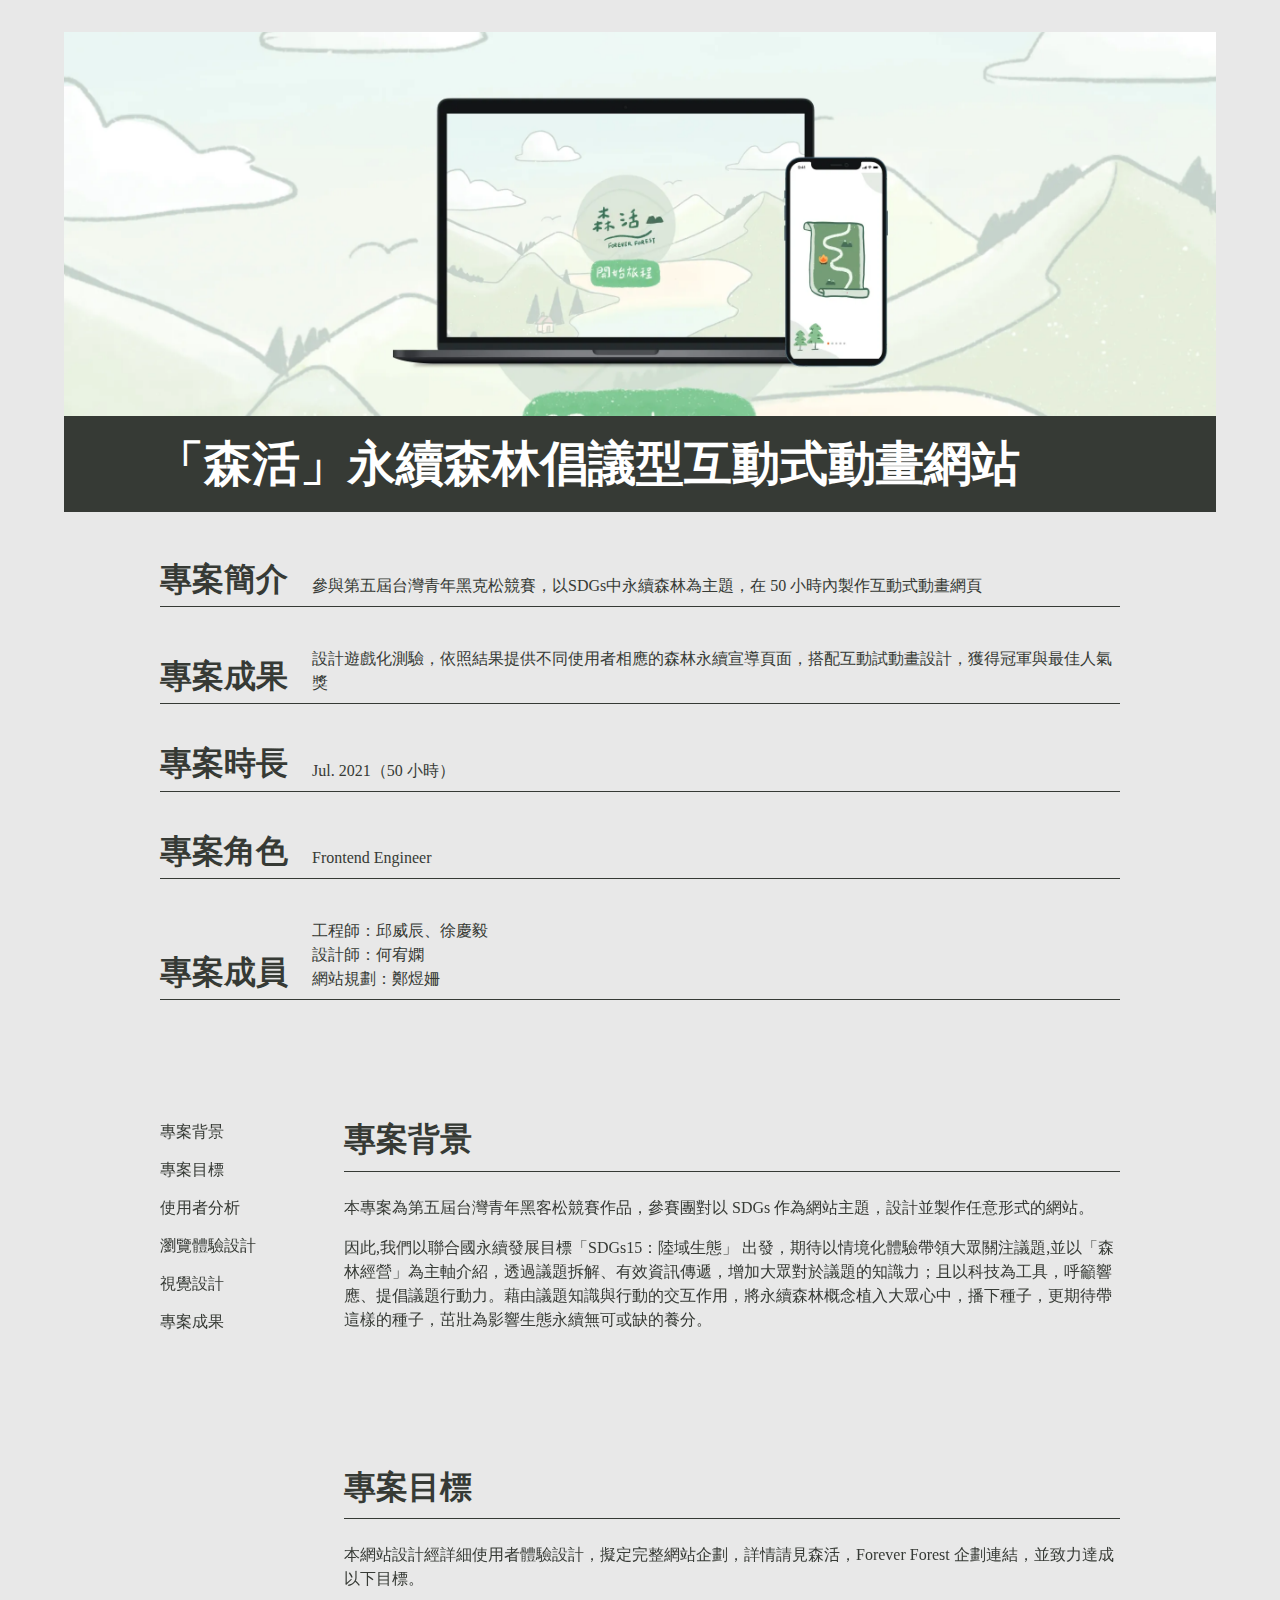
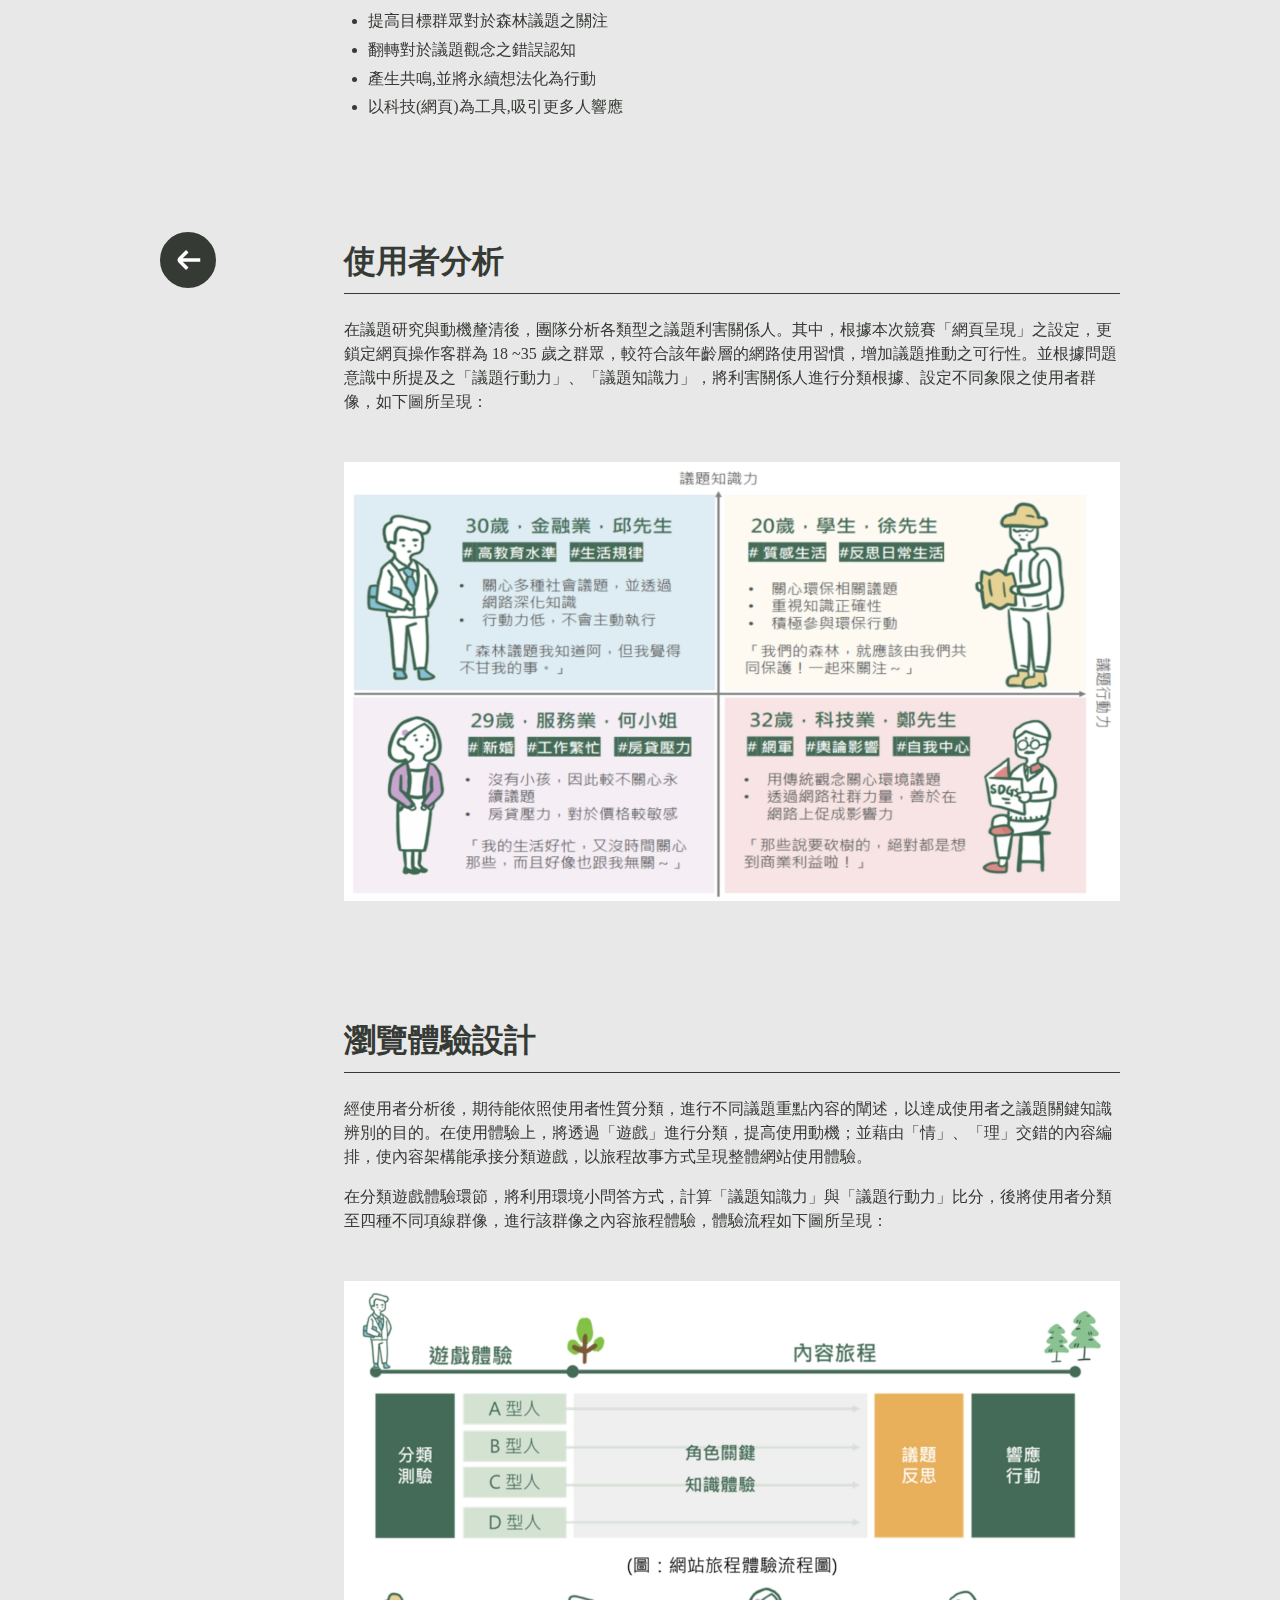
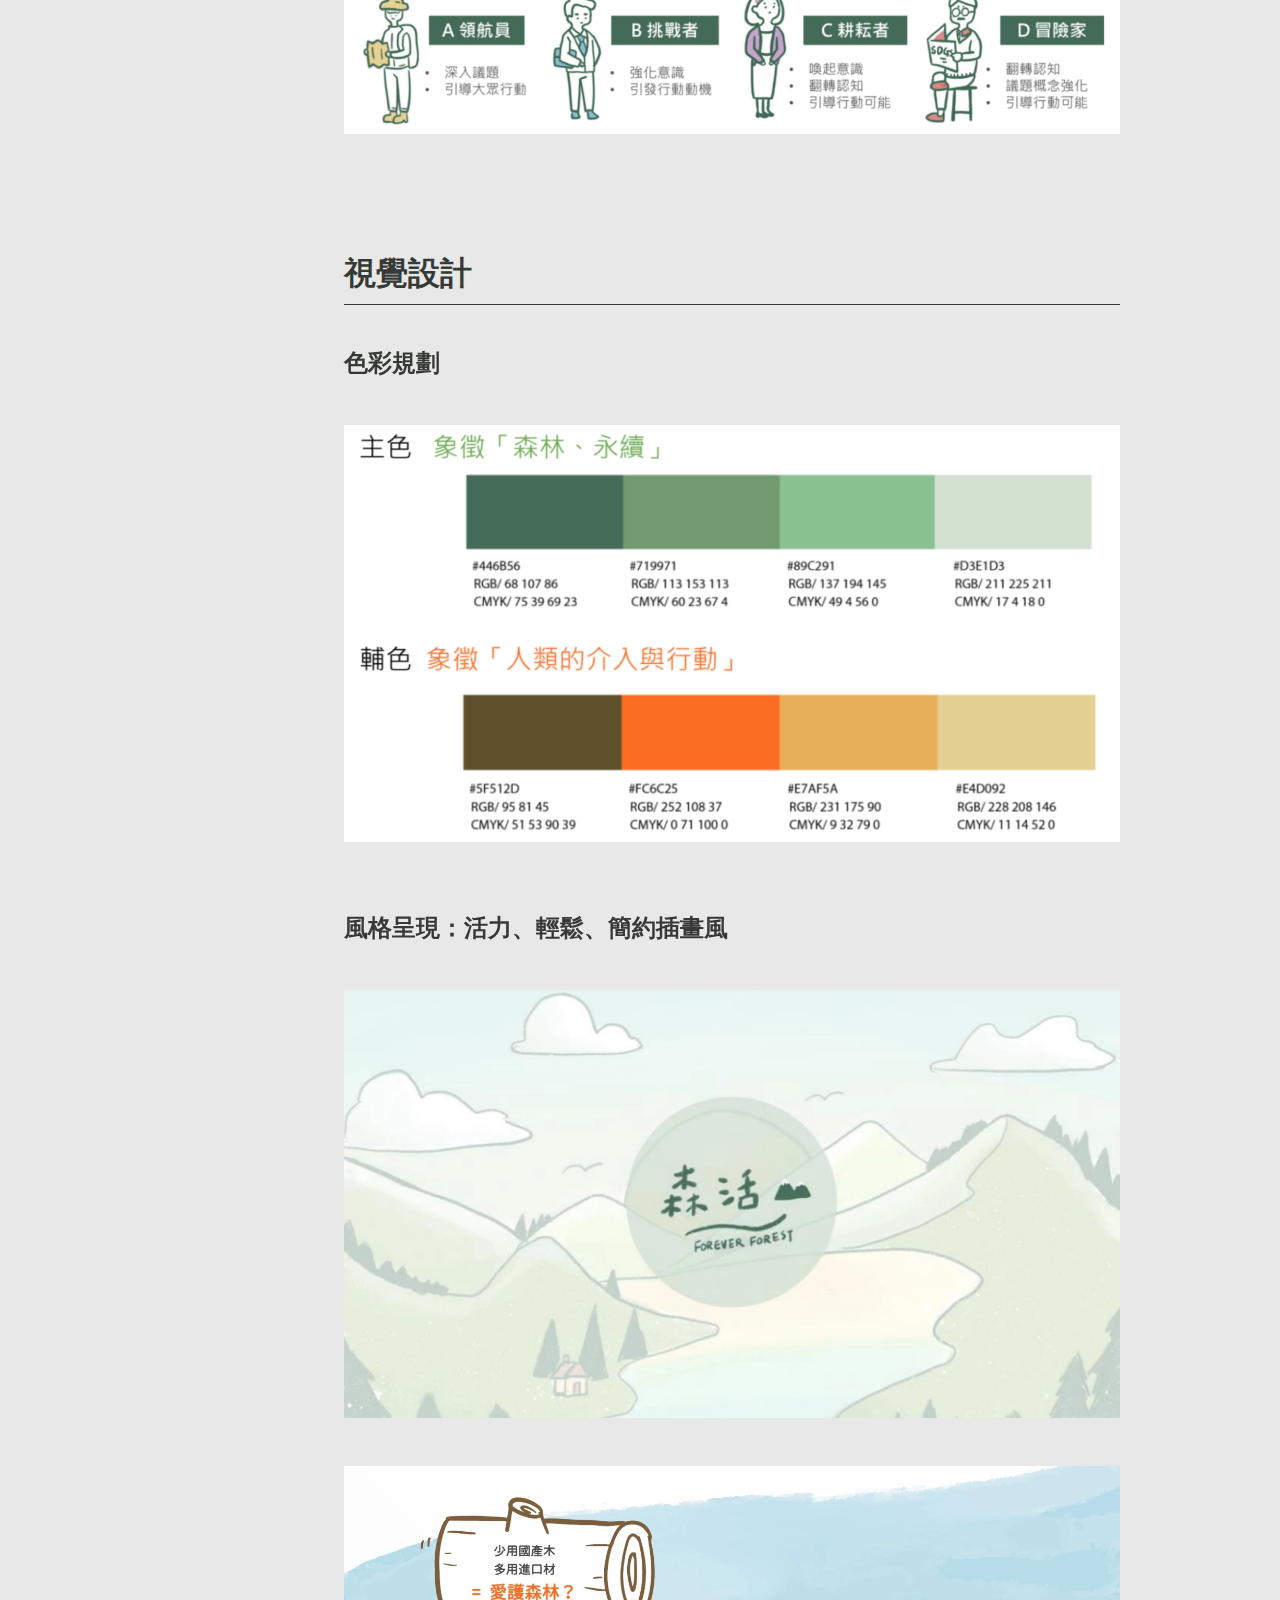
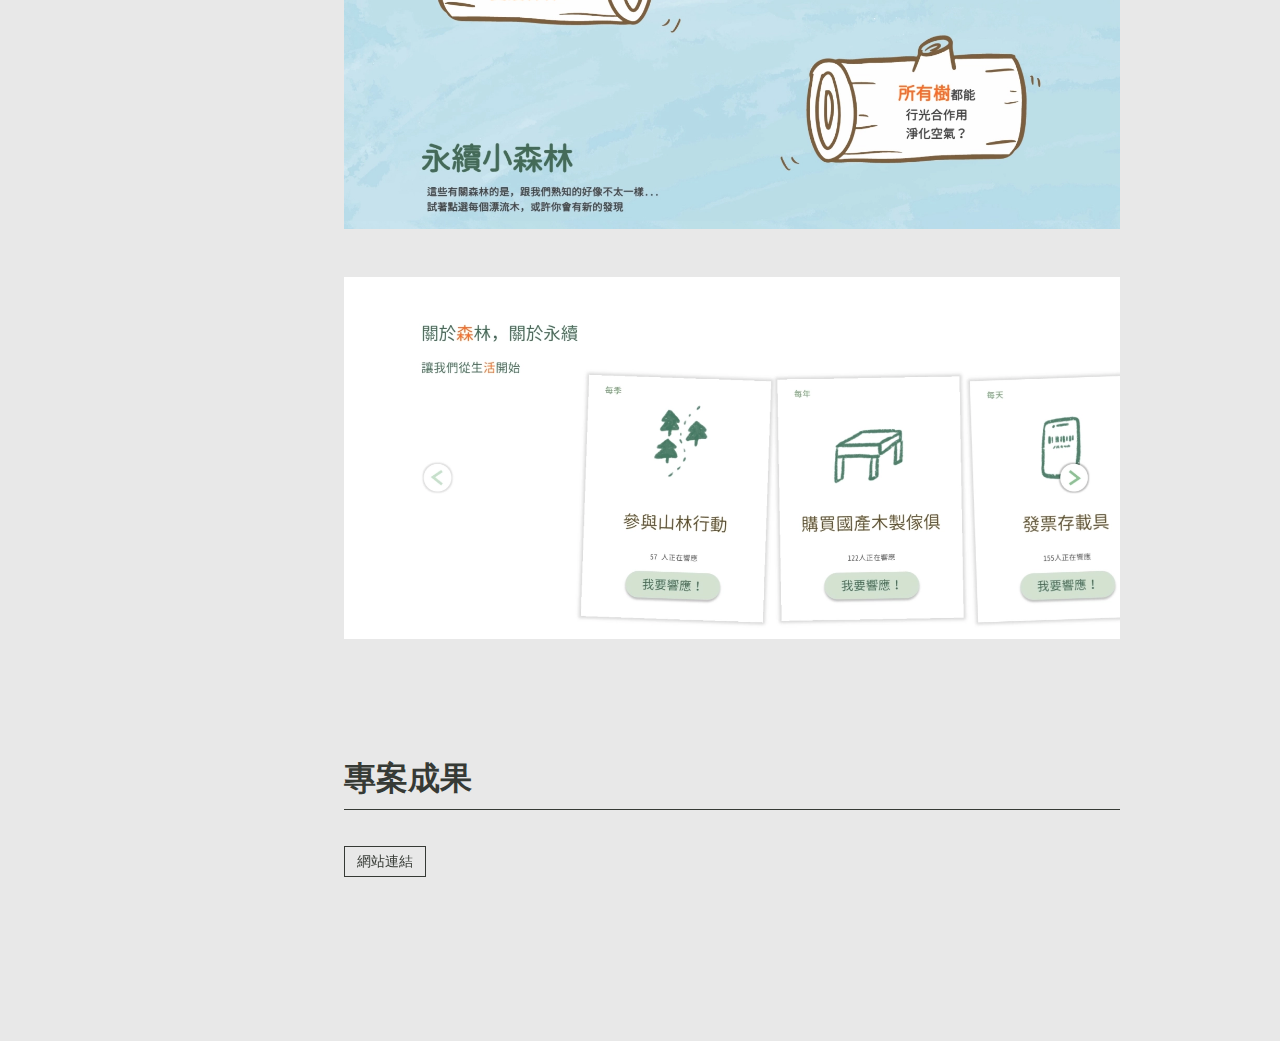
<file: project/projectForest.html>
<!DOCTYPE html>
<html lang="en">
  <head>
    <meta charset="UTF-8" />
    <meta name="viewport" content="width=device-width, initial-scale=1.0" />

    <meta
      name="description"
      content="參與第五屆台灣青年黑克松競賽，以SDGs中永續森林為主題，在 50 小時內製作互動式動畫網頁"
    />
    <meta
      property="og:url"
      content="https://winchiuwc.com/project/projectForest.html"
    />
    <meta property="og:image" content="https://i.imgur.com/mF7AF1W.jpg" />
    <meta property="og:type" content="website" />
    <meta property="og:title" content="「森活」永續森林倡議型互動式動畫網站" />
    <meta
      property="og:description"
      content="參與第五屆台灣青年黑克松競賽，以SDGs中永續森林為主題，在 50 小時內製作互動式動畫網頁"
    />

    <link rel="stylesheet" href="../css/style.css" />
    <script
      src="https://code.jquery.com/jquery-3.6.4.min.js"
      integrity="sha256-oP6HI9z1XaZNBrJURtCoUT5SUnxFr8s3BzRl+cbzUq8="
      crossorigin="anonymous"
    ></script>
    <script src="../util/viewportdetector.min.js" defer></script>
    <script src="../util/anchorGenerator.js" defer></script>
    <title>「森活」永續森林倡議型互動式動畫網站</title>
    <link rel="icon" href="../asset/img/favicon.png" type="image/png" />
  </head>
  <body id="projectSection">
    <a href="/" class="returnBtn returnBtn--smScreen"
      ><img src="../asset/img/returnButton.svg" alt="returnBtn"
    /></a>
    <article class="header">
      <div
        class="coverImg"
        style="
          background-image: url('../asset/img/projectImg/project_forest-cover.webp');
        "
      >
        <h1>「森活」永續森林倡議型互動式動畫網站</h1>
      </div>
      <div class="projectDescription">
        <div class="projectDescription__block">
          <h2>專案簡介</h2>
          <p>
            參與第五屆台灣青年黑克松競賽，以SDGs中永續森林為主題，在 50
            小時內製作互動式動畫網頁
          </p>
        </div>
        <div class="projectDescription__block">
          <h2>專案成果</h2>
          <p>
            設計遊戲化測驗，依照結果提供不同使用者相應的森林永續宣導頁面，搭配互動試動畫設計，獲得冠軍與最佳人氣獎
          </p>
        </div>
        <div class="projectDescription__block">
          <h2>專案時長</h2>
          <p>Jul. 2021（50 小時）</p>
        </div>
        <div class="projectDescription__block">
          <h2>專案角色</h2>
          <p>Frontend Engineer</p>
        </div>
        <div class="projectDescription__block">
          <h2>專案成員</h2>
          <p>
            工程師：邱威辰、徐慶毅<br />設計師：何宥嫻<br />網站規劃：鄭煜姍
          </p>
        </div>
      </div>
    </article>
    <article class="projectContentContainer">
      <div class="anchorSection">
        <a href="/" class="returnBtn returnBtn--bgScreen"
          ><img src="../asset/img/returnButton.svg" alt="returnBtn"
        /></a>
      </div>
      <div class="contentSection">
        <div class="contentContainer">
          <h2 class="title title--1">專案背景</h2>
          <div class="flexbox flexbox__vertical">
            <div class="pContainer">
              <p>
                本專案為第五屆台灣青年黑客松競賽作品，參賽團對以 SDGs
                作為網站主題，設計並製作任意形式的網站。
              </p>
              <p>
                因此,我們以聯合國永續發展目標「SDGs15：陸域生態」
                出發，期待以情境化體驗帶領大眾關注議題,並以「森林經營」為主軸介紹，透過議題拆解、有效資訊傳遞，增加大眾對於議題的知識力；且以科技為工具，呼籲響應、提倡議題行動力。藉由議題知識與行動的交互作用，將永續森林概念植入大眾心中，播下種子，更期待帶這樣的種子，茁壯為影響生態永續無可或缺的養分。
              </p>
            </div>
          </div>
        </div>
        <div class="contentContainer">
          <h2 class="title title--2">專案目標</h2>
          <div class="flexbox flexbox__vertical">
            <div class="pContainer">
              <p>
                本網站設計經詳細使用者體驗設計，擬定完整網站企劃，詳情請見森活，Forever
                Forest 企劃連結，並致力達成以下目標。
              </p>
              <ul>
                <li>提高目標群眾對於森林議題之關注</li>
                <li>翻轉對於議題觀念之錯誤認知</li>
                <li>產生共鳴,並將永續想法化為行動</li>
                <li>以科技(網頁)為工具,吸引更多人響應</li>
              </ul>
            </div>
          </div>
        </div>
        <div class="contentContainer">
          <h2 class="title title--3">使用者分析</h2>
          <div class="flexbox flexbox__vertical">
            <div class="pContainer pContainer--top">
              <p>
                在議題研究與動機釐清後，團隊分析各類型之議題利害關係人。其中，根據本次競賽「網頁呈現」之設定，更鎖定網頁操作客群為
                18 ~35
                歲之群眾，較符合該年齡層的網路使用習慣，增加議題推動之可行性。並根據問題意識中所提及之「議題行動力」、「議題知識力」，將利害關係人進行分類根據、設定不同象限之使用者群像，如下圖所呈現：
              </p>
            </div>
            <img
              src="../asset/img/projectImg/project_forest-persona.webp"
              alt="Forest-Persona"
              class="flexboxImg flexboxImg__vertical"
            />
          </div>
        </div>
        <div class="contentContainer">
          <h2 class="title title--4">瀏覽體驗設計</h2>
          <div class="flexbox flexbox__vertical">
            <div class="pContainer pContainer--top">
              <p>
                經使用者分析後，期待能依照使用者性質分類，進行不同議題重點內容的闡述，以達成使用者之議題關鍵知識辨別的目的。在使用體驗上，將透過「遊戲」進行分類，提高使用動機；並藉由「情」、「理」交錯的內容編排，使內容架構能承接分類遊戲，以旅程故事方式呈現整體網站使用體驗。
              </p>
              <p>
                在分類遊戲體驗環節，將利用環境小問答方式，計算「議題知識力」與「議題行動力」比分，後將使用者分類至四種不同項線群像，進行該群像之內容旅程體驗，體驗流程如下圖所呈現：
              </p>
            </div>
            <img
              src="../asset/img/projectImg/project_forest-journey.webp"
              alt="Forest-Journey"
              class="flexboxImg flexboxImg__vertical"
            />
          </div>
        </div>
        <div class="contentContainer">
          <h2 class="title title--5">視覺設計</h2>
          <div class="flexbox flexbox__vertical flexbox__vertical--middle">
            <div class="pContainer pContainer--top">
              <h3 class="semiTitle">色彩規劃</h3>
            </div>
            <img
              src="../asset/img/projectImg/project_forest-color.webp"
              alt="Forest-ColorSystem"
              class="flexboxImg flexboxImg__vertical"
            />
          </div>
          <div class="flexbox flexbox__vertical">
            <div class="pContainer pContainer--top">
              <h3 class="semiTitle">風格呈現：活力、輕鬆、簡約插畫風</h3>
            </div>
            <img
              src="../asset/img/projectImg/project_forest-demo1.webp"
              alt="Forest-Demo1"
              class="flexboxImg flexboxImg__vertical flexboxImg__vertical--middle"
            />
            <img
              src="../asset/img/projectImg/project_forest-demo2.webp"
              alt="Forest-Demo2"
              class="flexboxImg flexboxImg__vertical flexboxImg__vertical--middle"
            />
            <img
              src="../asset/img/projectImg/project_forest-demo3.webp"
              alt="Forest-Demo3"
              class="flexboxImg flexboxImg__vertical"
            />
          </div>
        </div>
        <div class="contentContainer">
          <h2 class="title title--6">專案成果</h2>
          <div class="flexbox flexbox__vertical">
            <div class="pContainer">
              <div class="buttonGroup">
                <a href="https://forest-life.onrender.com" target="_blank">
                  <p class="button">網站連結</p></a
                >
              </div>
            </div>
          </div>
        </div>
      </div>
    </article>
  </body>
</html>
</file>
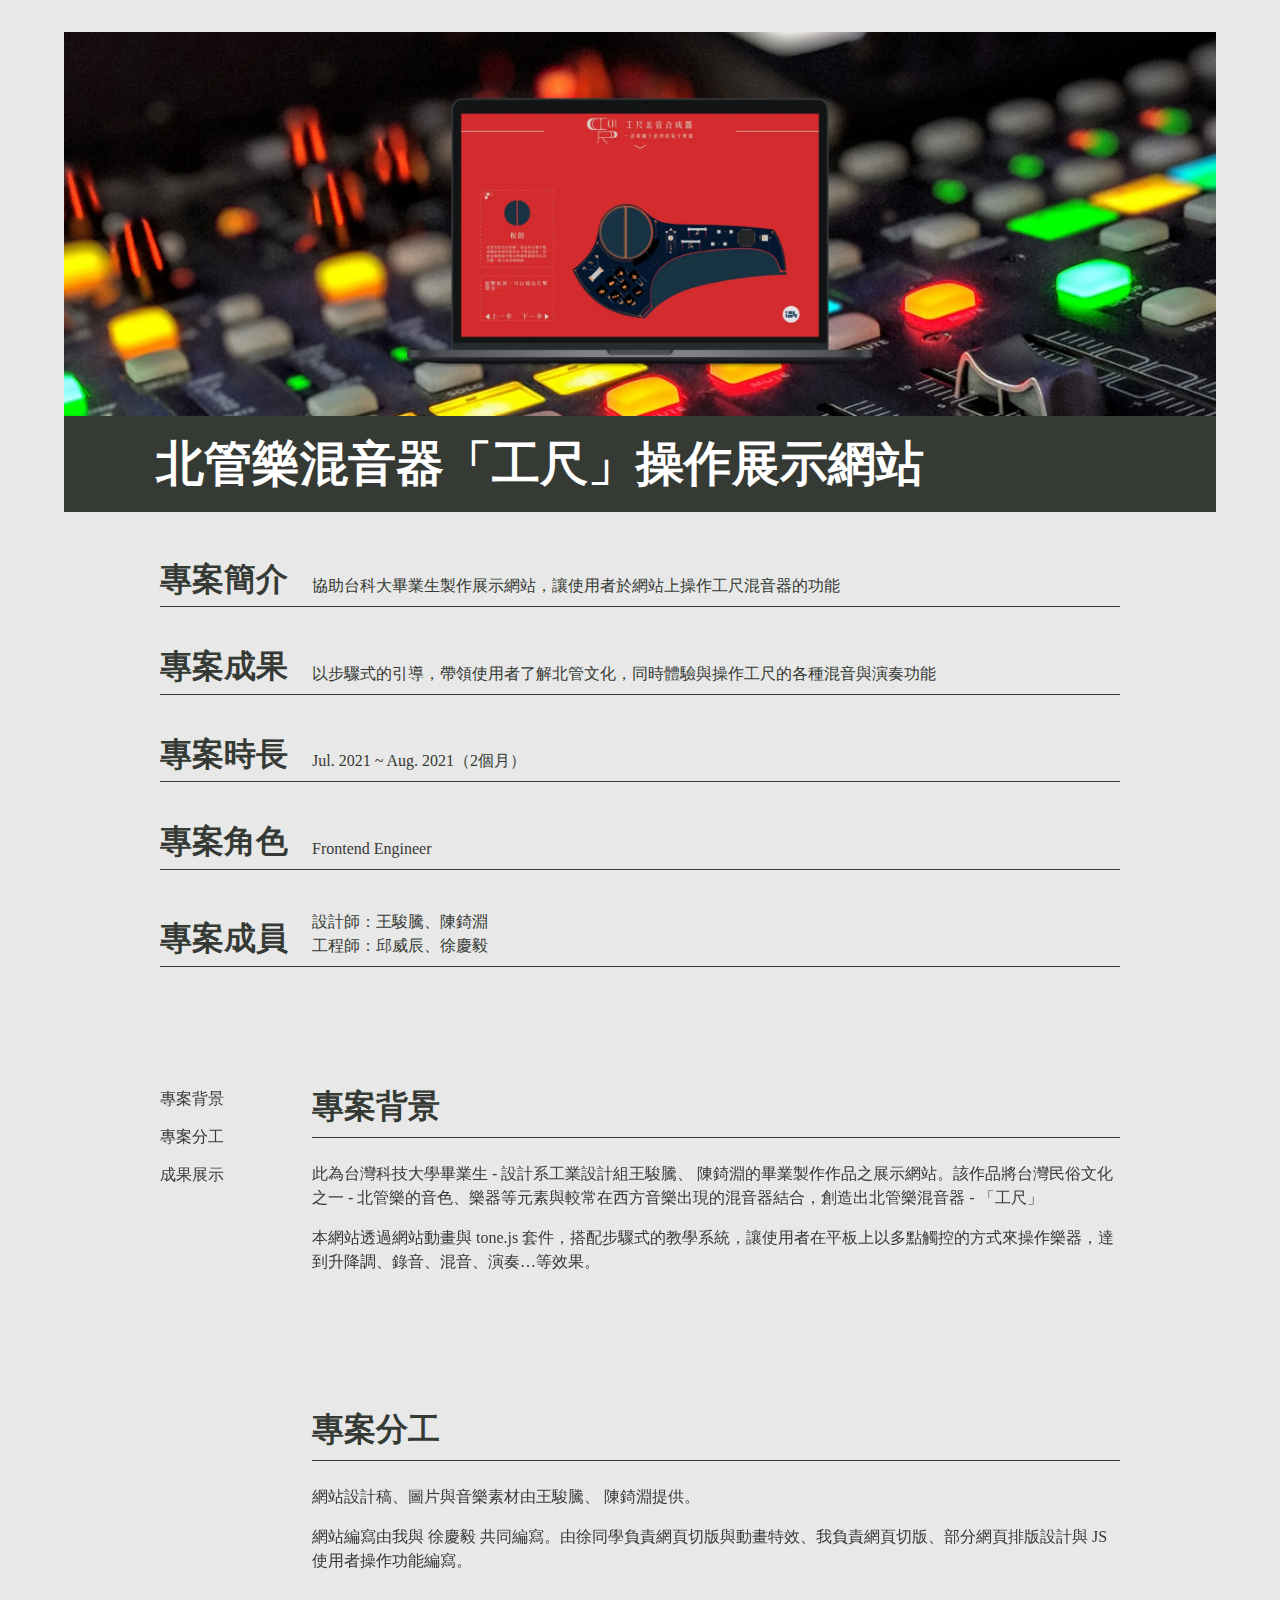
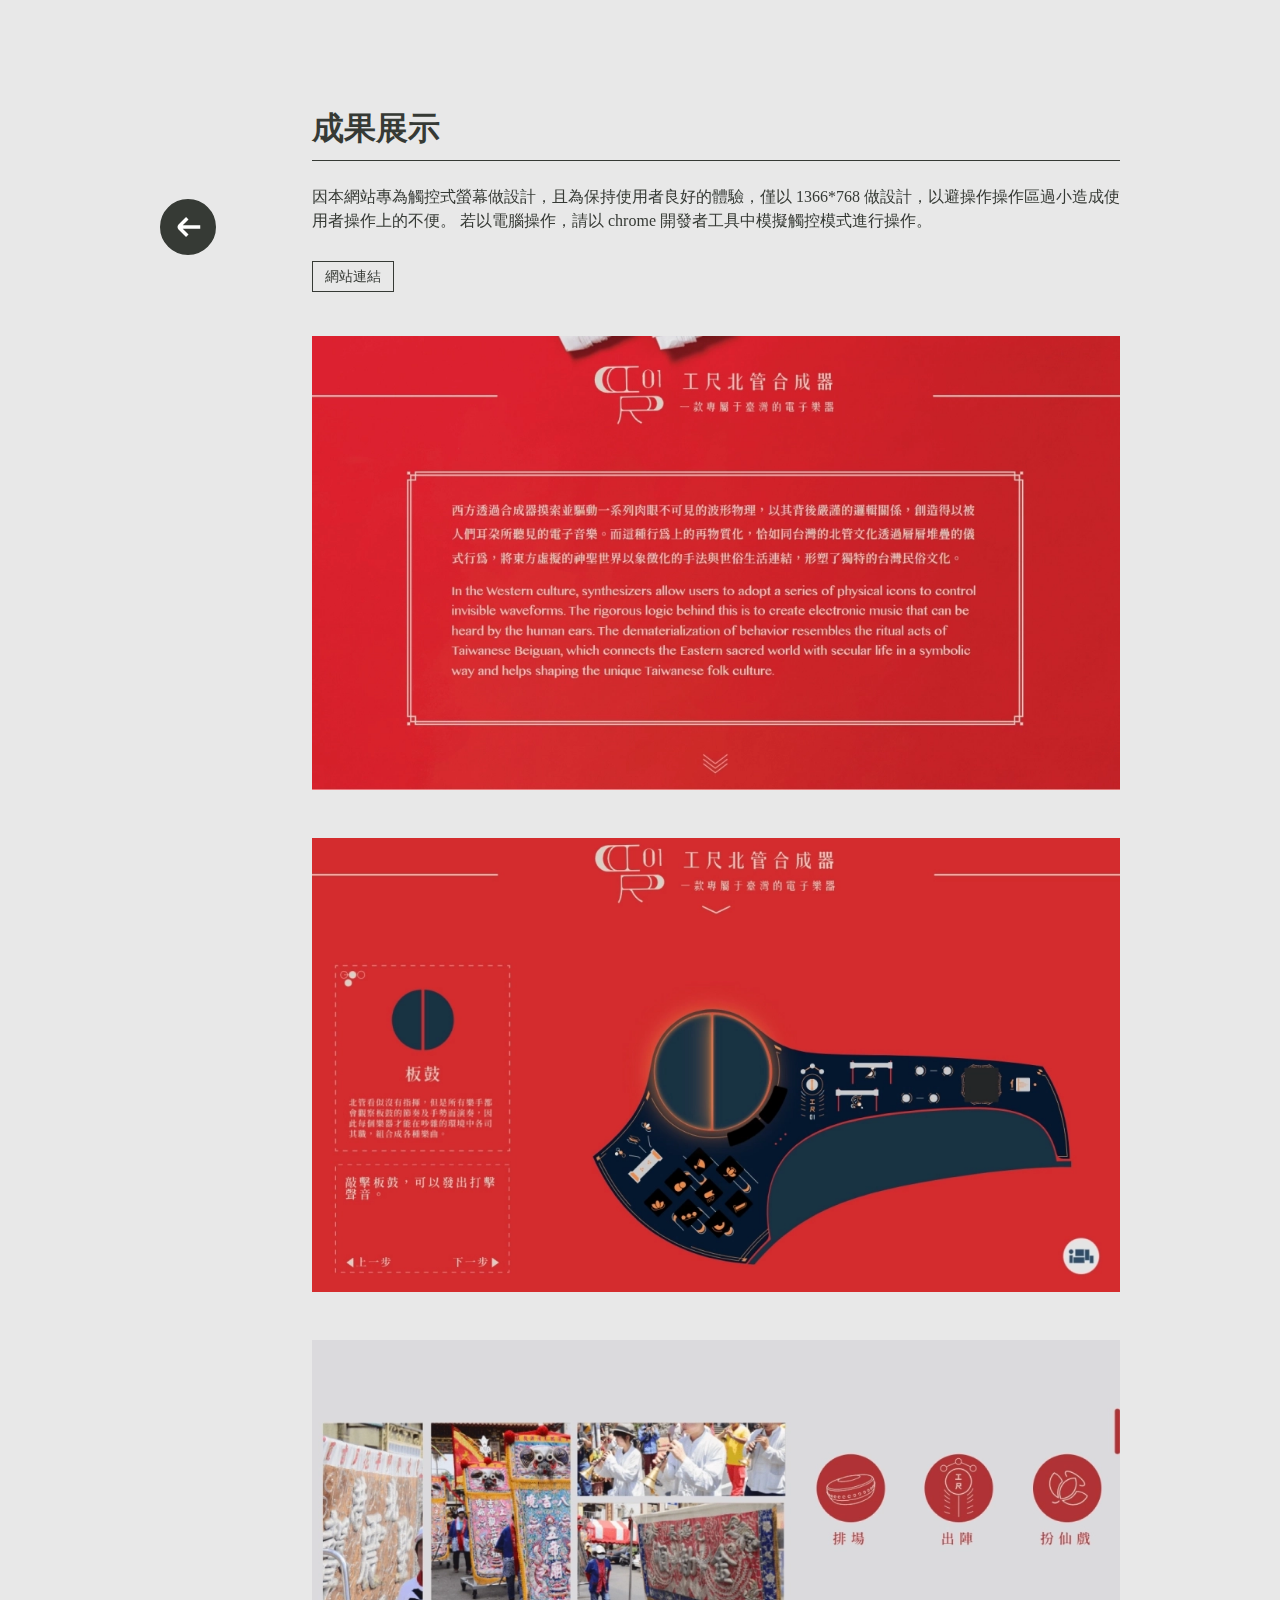
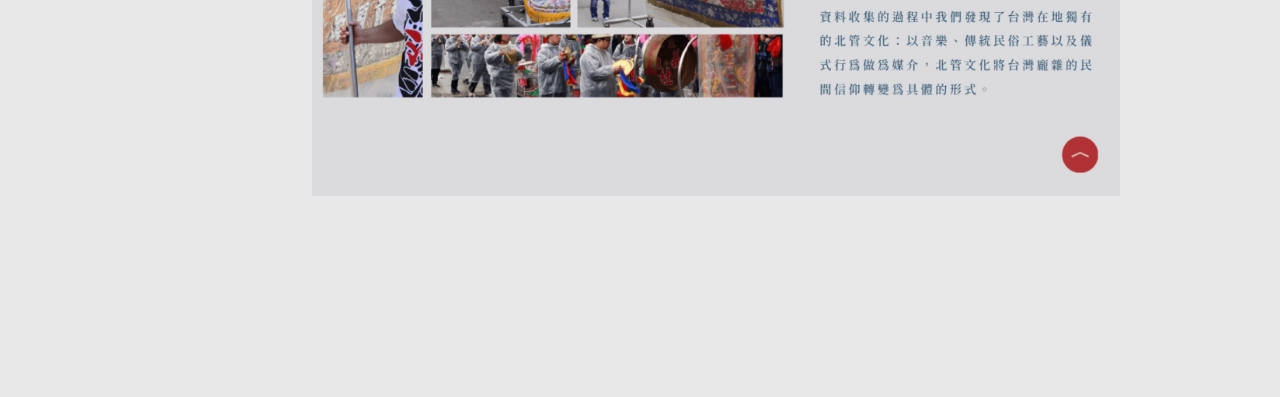
<file: project/projectGongChi.html>
<!DOCTYPE html>
<html lang="en">
  <head>
    <meta charset="UTF-8" />
    <meta name="viewport" content="width=device-width, initial-scale=1.0" />

    <meta
      name="description"
      content="協助台科大畢業生製作展示網站，讓使用者於網站上操作工尺混音器的功能"
    />
    <meta
      property="og:url"
      content="https://winchiuwc.com/project/projectGongChi.html"
    />
    <meta property="og:image" content="https://i.imgur.com/mF7AF1W.jpg" />
    <meta property="og:type" content="website" />
    <meta property="og:title" content="北管樂混音器「工尺」操作展示網站" />
    <meta
      property="og:description"
      content="協助台科大畢業生製作展示網站，讓使用者於網站上操作工尺混音器的功能"
    />

    <link rel="stylesheet" href="../css/style.css" />
    <script
      src="https://code.jquery.com/jquery-3.6.4.min.js"
      integrity="sha256-oP6HI9z1XaZNBrJURtCoUT5SUnxFr8s3BzRl+cbzUq8="
      crossorigin="anonymous"
    ></script>
    <script src="../util/viewportdetector.min.js" defer></script>
    <script src="../util/anchorGenerator.js" defer></script>
    <title>北管樂混音器「工尺」操作展示網站</title>
    <link rel="icon" href="../asset/img/favicon.png" type="image/png" />
  </head>
  <body id="projectSection">
    <a href="/" class="returnBtn returnBtn--smScreen"
      ><img src="../asset/img/returnButton.svg" alt="returnBtn"
    /></a>
    <article class="header">
      <div
        class="coverImg"
        style="
          background-image: url('../asset/img/projectImg/project_GongChi-cover.webp');
        "
      >
        <h1>北管樂混音器「工尺」操作展示網站</h1>
      </div>
      <div class="projectDescription">
        <div class="projectDescription__block">
          <h2>專案簡介</h2>
          <p>
            協助台科大畢業生製作展示網站，讓使用者於網站上操作工尺混音器的功能
          </p>
        </div>
        <div class="projectDescription__block">
          <h2>專案成果</h2>
          <p>
            以步驟式的引導，帶領使用者了解北管文化，同時體驗與操作工尺的各種混音與演奏功能
          </p>
        </div>
        <div class="projectDescription__block">
          <h2>專案時長</h2>
          <p>Jul. 2021 ~ Aug. 2021（2個月）</p>
        </div>
        <div class="projectDescription__block">
          <h2>專案角色</h2>
          <p>Frontend Engineer</p>
        </div>
        <div class="projectDescription__block">
          <h2>專案成員</h2>
          <p>設計師：王駿騰、陳錡淵<br />工程師：邱威辰、徐慶毅</p>
        </div>
      </div>
    </article>
    <article class="projectContentContainer">
      <div class="anchorSection">
        <a href="/" class="returnBtn returnBtn--bgScreen"
          ><img src="../asset/img/returnButton.svg" alt="returnBtn"
        /></a>
      </div>
      <div class="contentSection">
        <div class="contentContainer">
          <h2 class="title title--1">專案背景</h2>
          <div class="flexbox flexbox__vertical">
            <div class="pContainer">
              <p>
                此為台灣科技大學畢業生 - 設計系工業設計組王駿騰、
                陳錡淵的畢業製作作品之展示網站。該作品將台灣民俗文化之一 -
                北管樂的音色、樂器等元素與較常在西方音樂出現的混音器結合，創造出北管樂混音器
                - 「工尺」
              </p>
              <p>
                本網站透過網站動畫與 tone.js
                套件，搭配步驟式的教學系統，讓使用者在平板上以多點觸控的方式來操作樂器，達到升降調、錄音、混音、演奏…等效果。
              </p>
            </div>
          </div>
        </div>
        <div class="contentContainer">
          <h2 class="title title--2">專案分工</h2>
          <div class="flexbox flexbox__vertical">
            <div class="pContainer">
              <p>網站設計稿、圖片與音樂素材由王駿騰、 陳錡淵提供。</p>
              <p>
                網站編寫由我與 徐慶毅
                共同編寫。由徐同學負責網頁切版與動畫特效、我負責網頁切版、部分網頁排版設計與
                JS 使用者操作功能編寫。
              </p>
            </div>
          </div>
        </div>
        <div class="contentContainer">
          <h2 class="title title--3">成果展示</h2>
          <div class="flexbox flexbox__vertical">
            <div class="pContainer pContainer--top">
              <p>
                因本網站專為觸控式螢幕做設計，且為保持使用者良好的體驗，僅以
                1366*768 做設計，以避操作操作區過小造成使用者操作上的不便。
                若以電腦操作，請以 chrome 開發者工具中模擬觸控模式進行操作。
              </p>
              <div class="buttonGroup">
                <a
                  href="https://ntust-music-project.onrender.com"
                  target="_blank"
                >
                  <p class="button">網站連結</p></a
                >
              </div>
            </div>
            <img
              src="../asset/img/projectImg/project_GongChi-1.webp"
              alt="GongChi-Demo1"
              class="flexboxImg flexboxImg__vertical flexboxImg__vertical--middle"
            />
            <img
              src="../asset/img/projectImg/project_GongChi-2.webp"
              alt="GongChi-Demo2"
              class="flexboxImg flexboxImg__vertical flexboxImg__vertical--middle"
            />
            <img
              src="../asset/img/projectImg/project_GongChi-3.webp"
              alt="GongChi-Demo3"
              class="flexboxImg flexboxImg__vertical flexboxImg__vertical--middle"
            />
          </div>
        </div>
      </div>
    </article>
  </body>
</html>
</file>
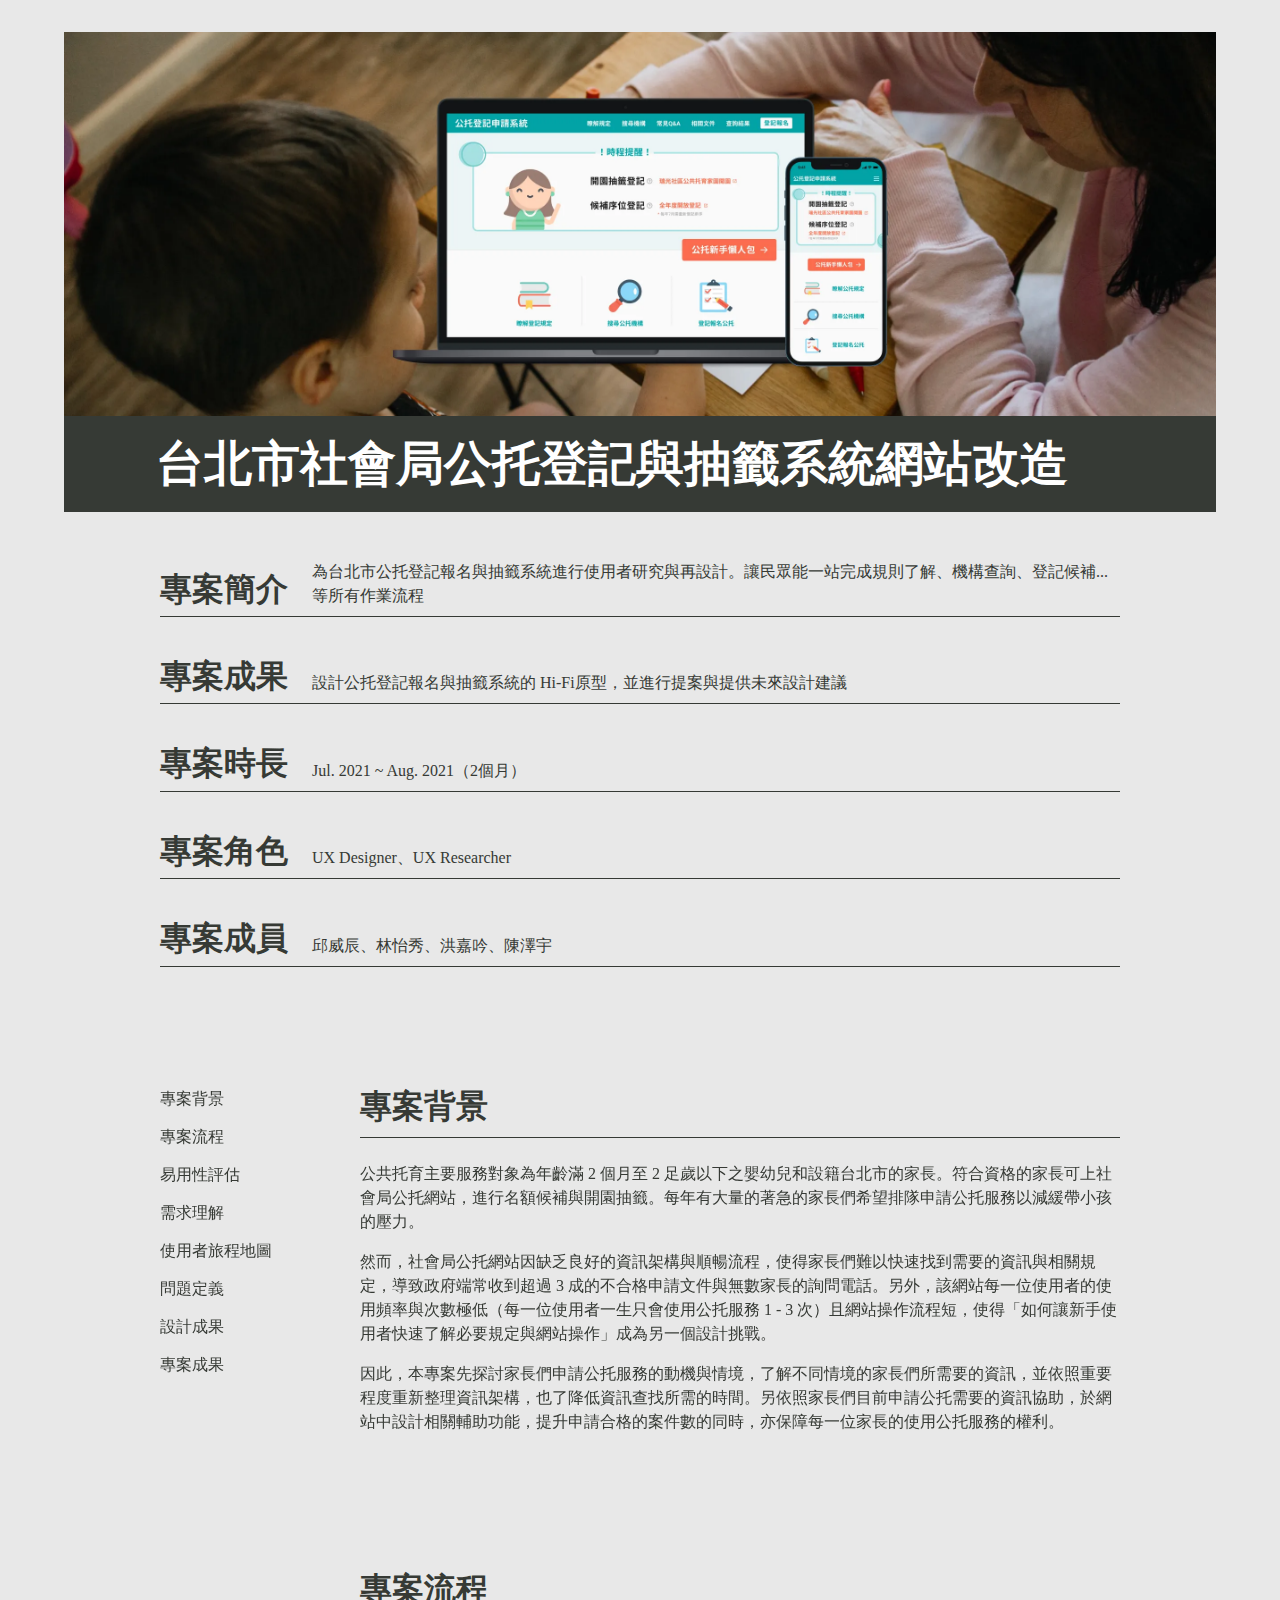
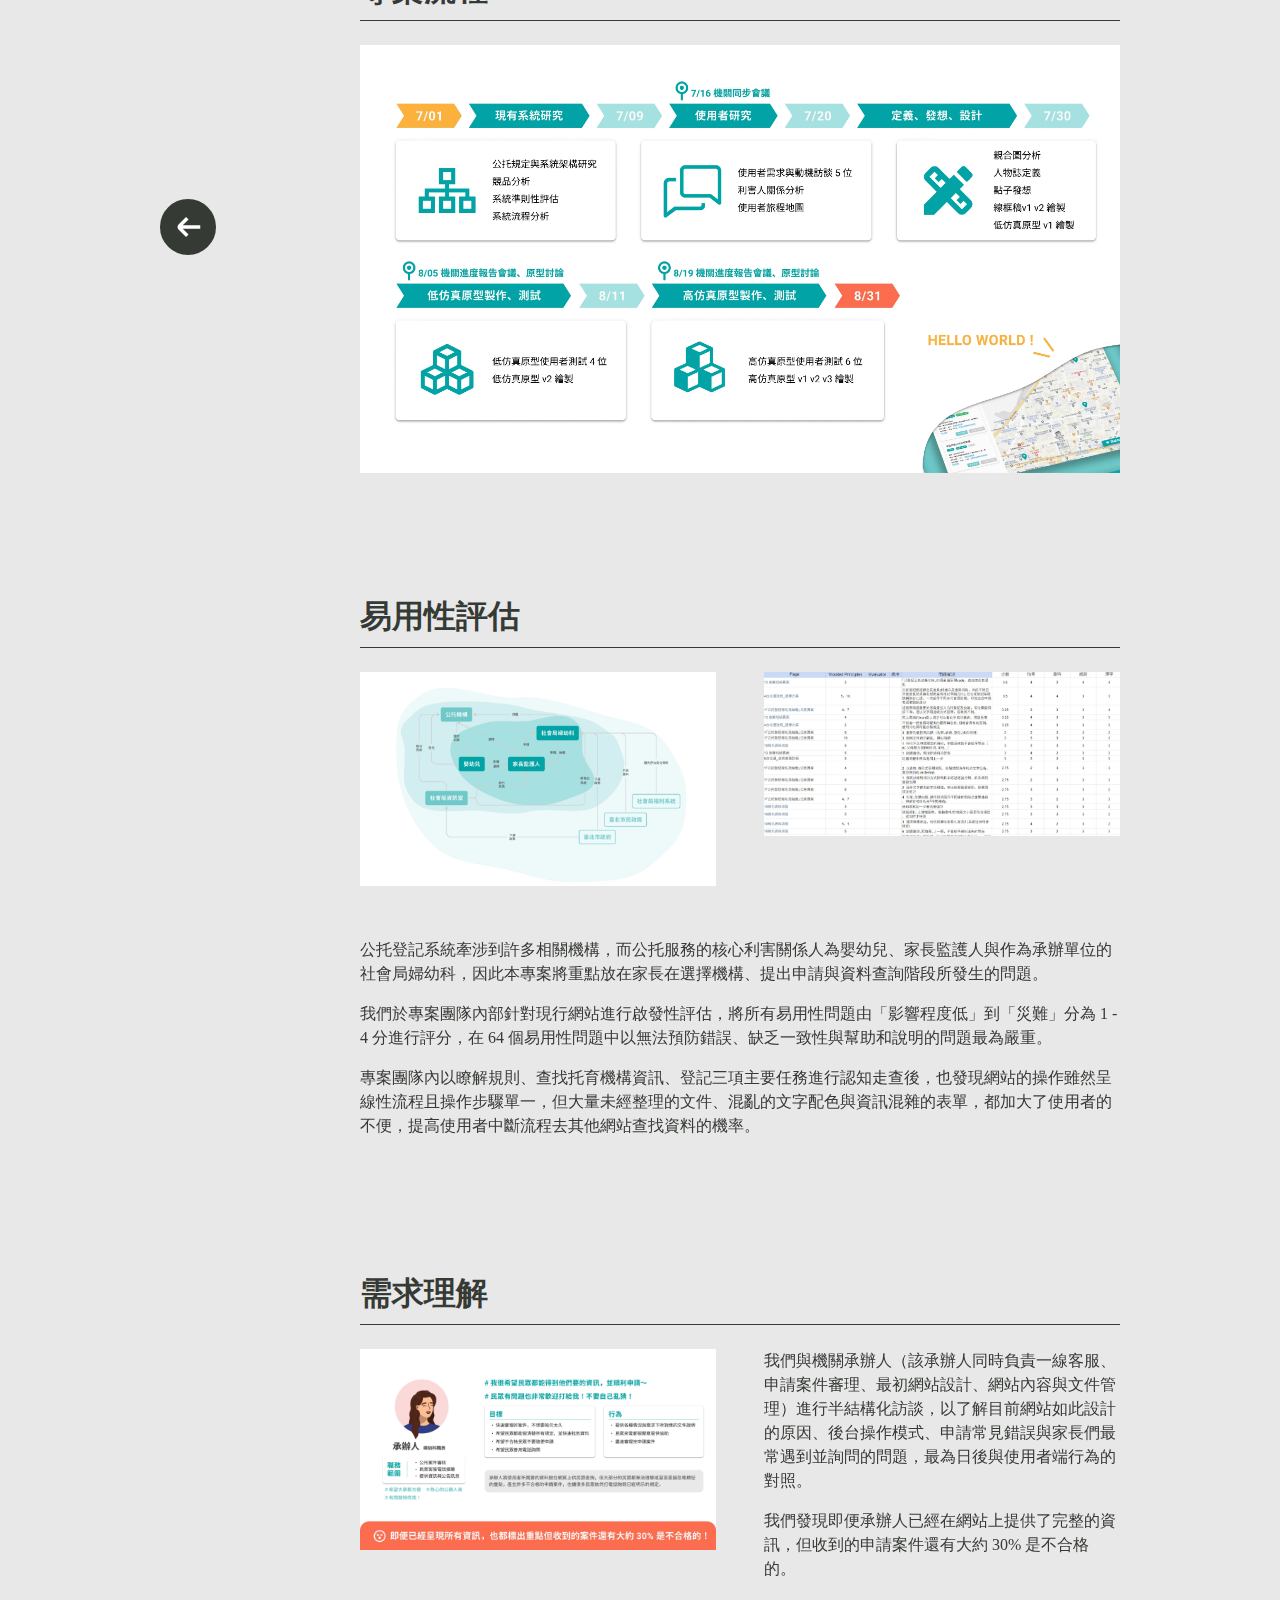
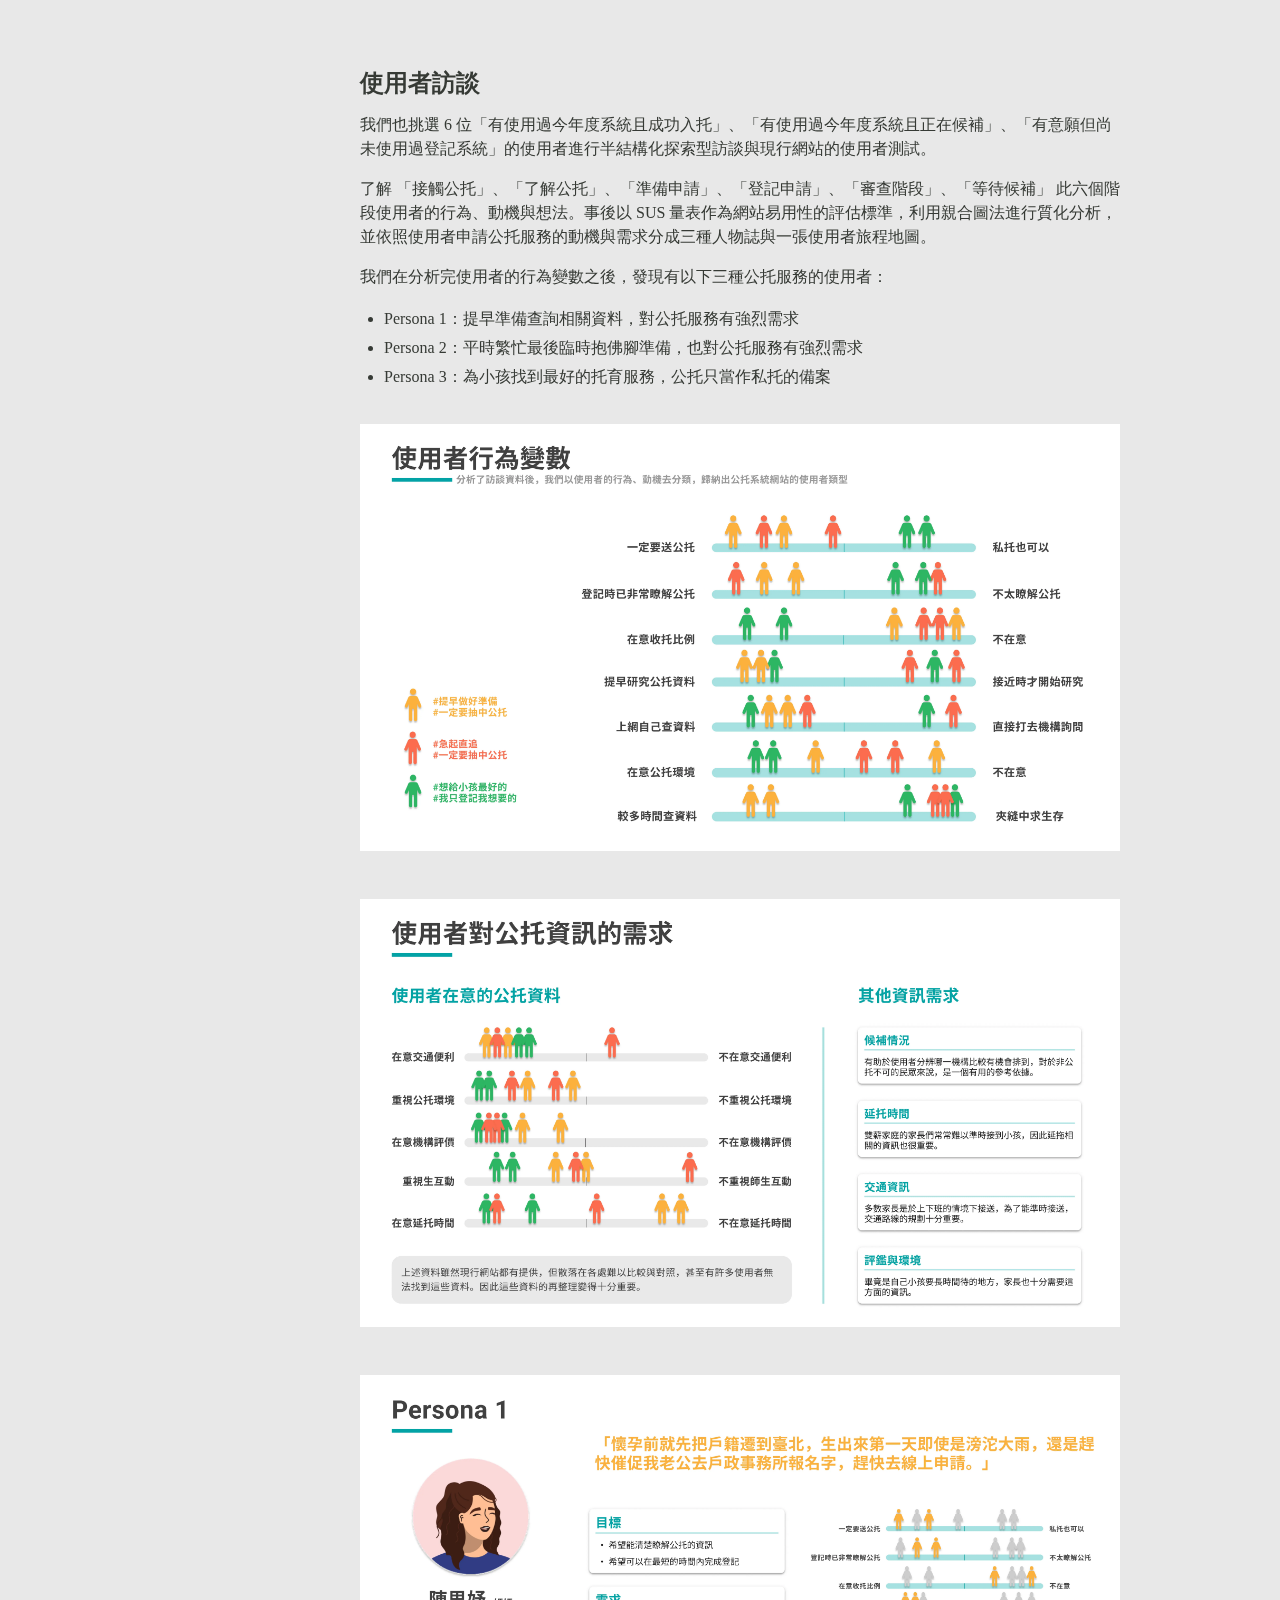
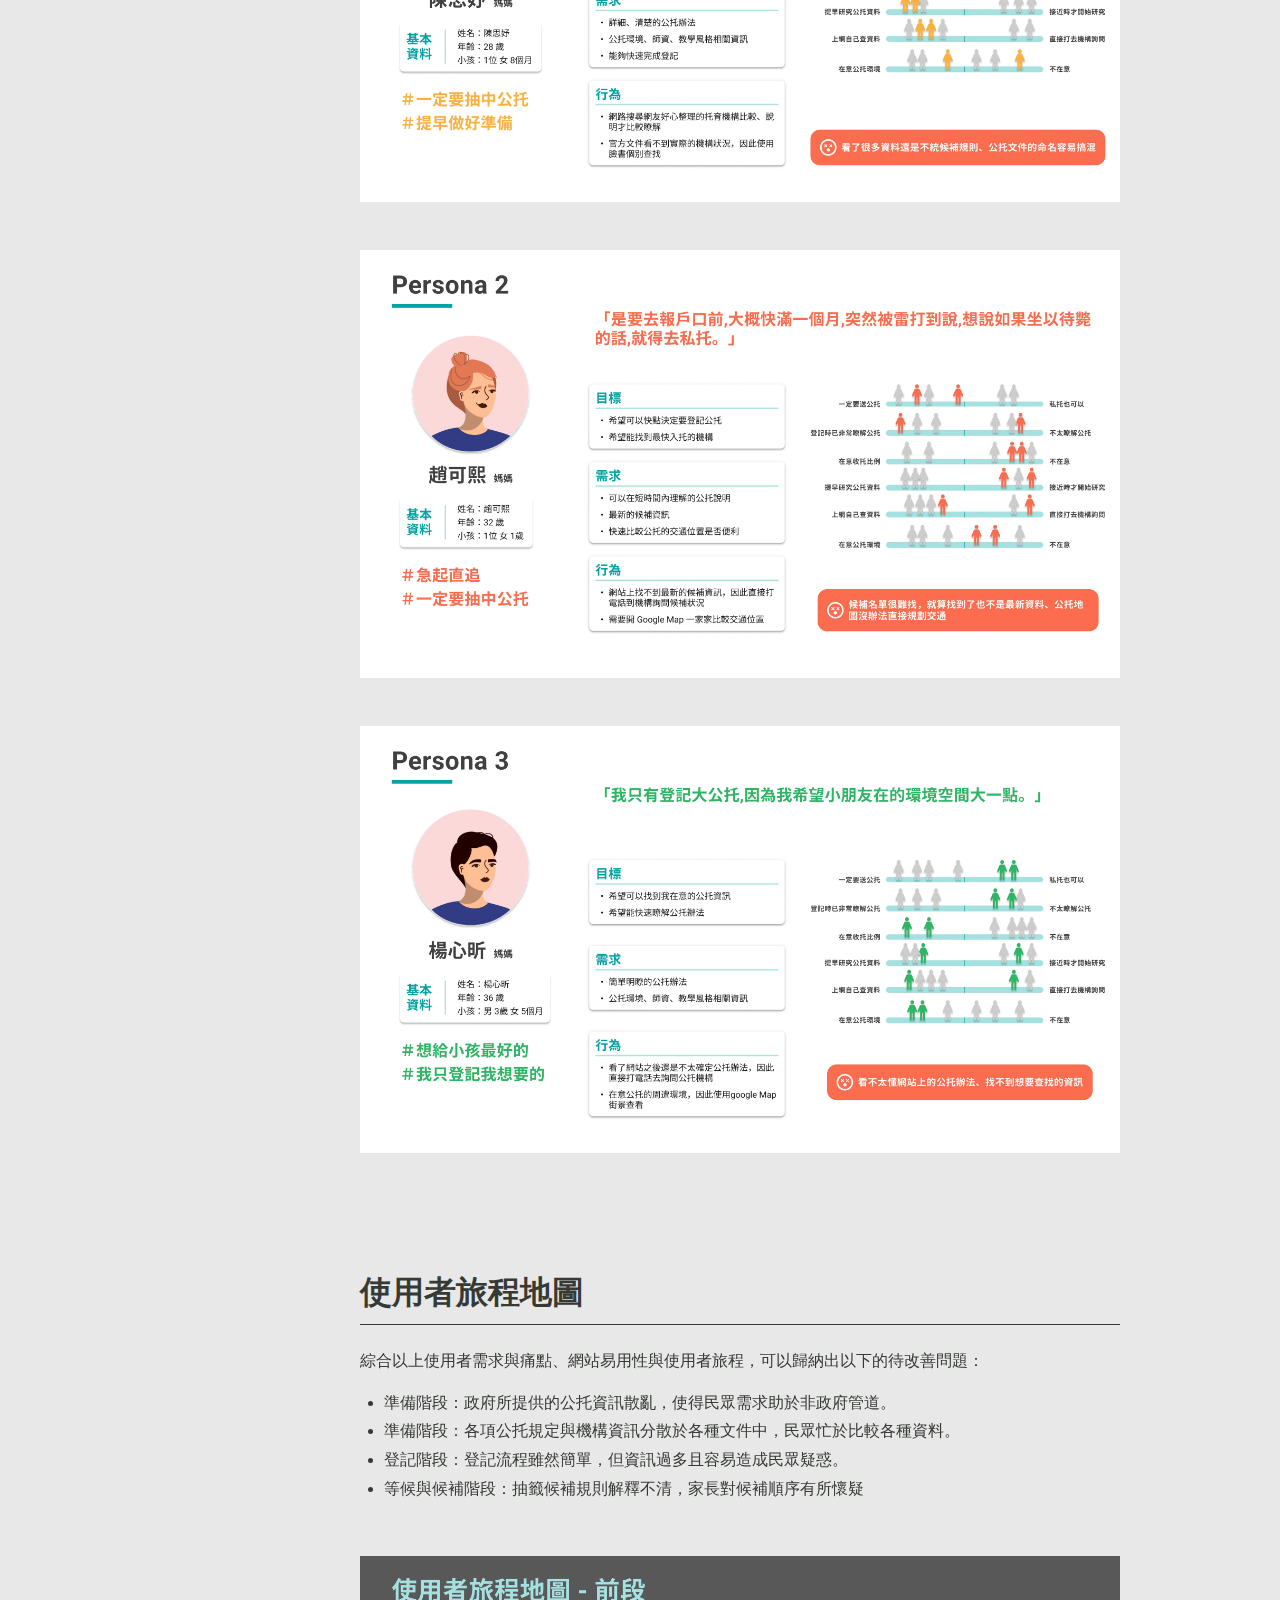
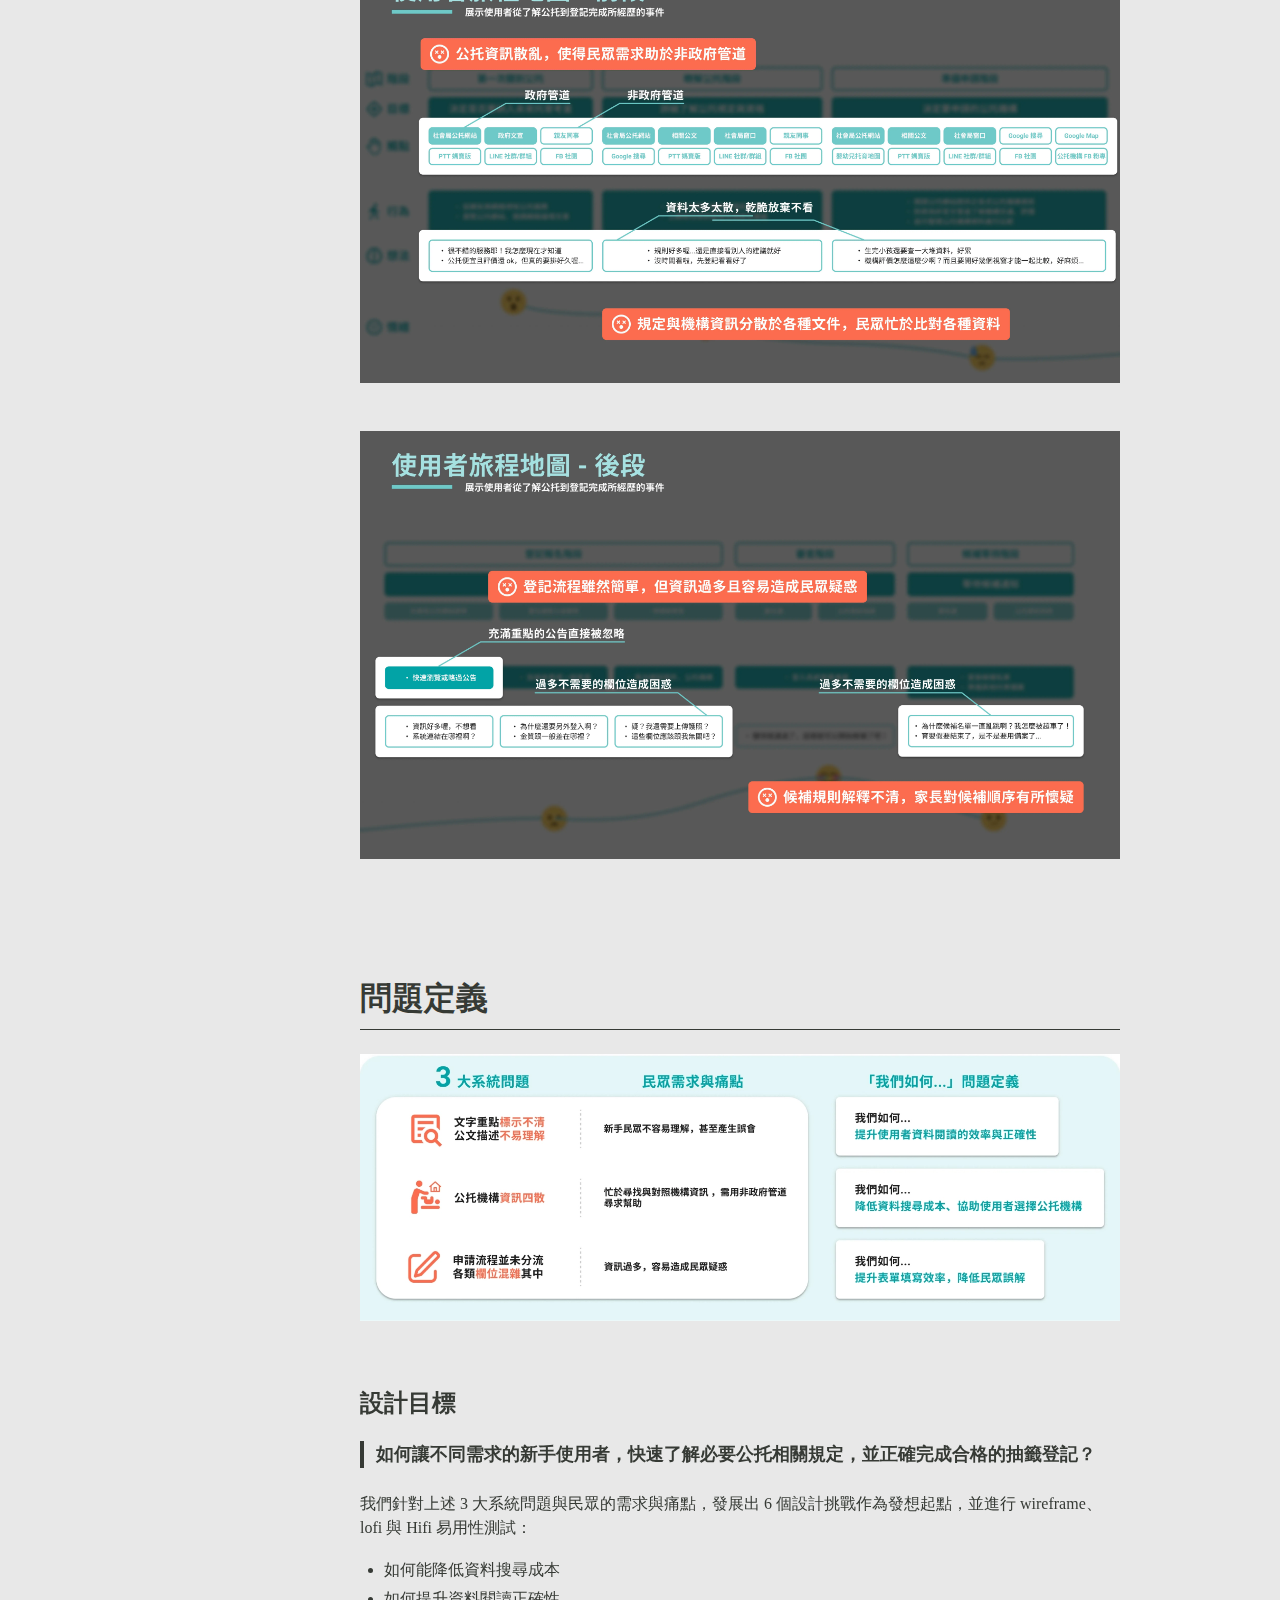
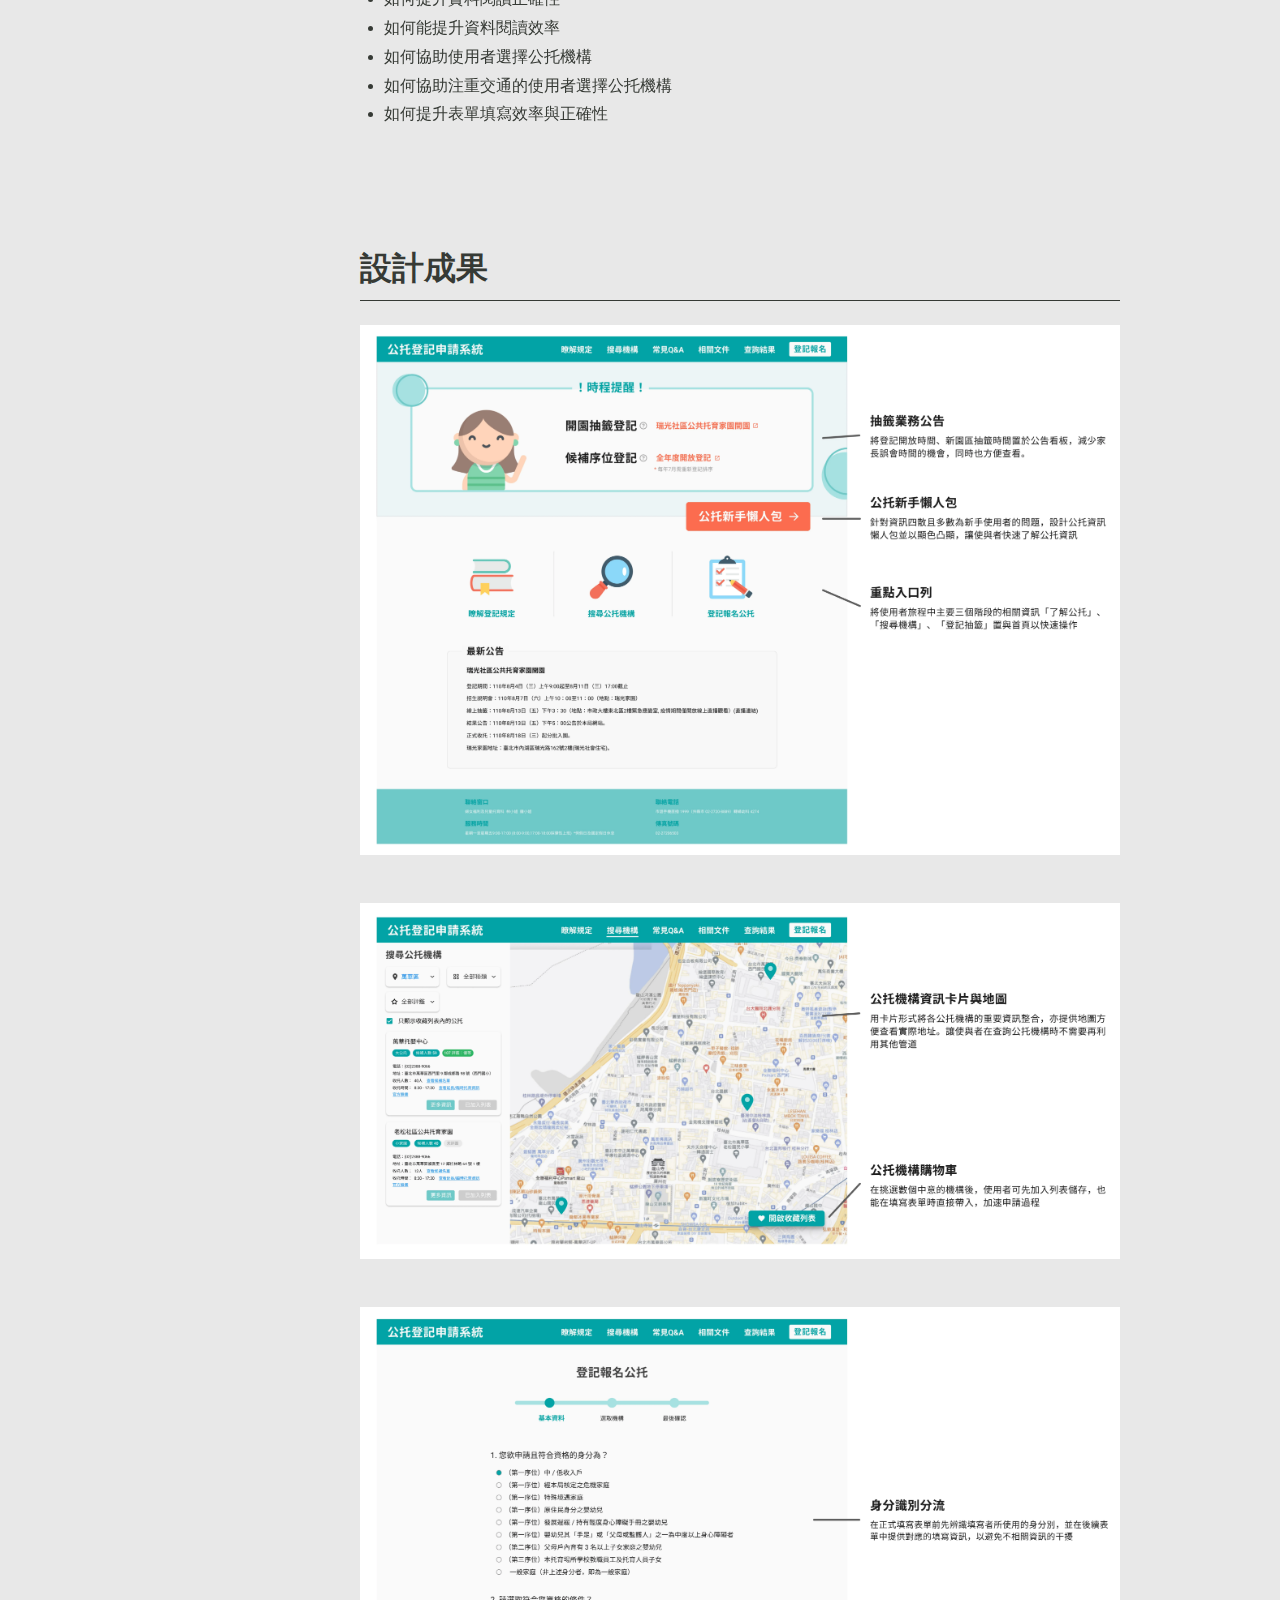
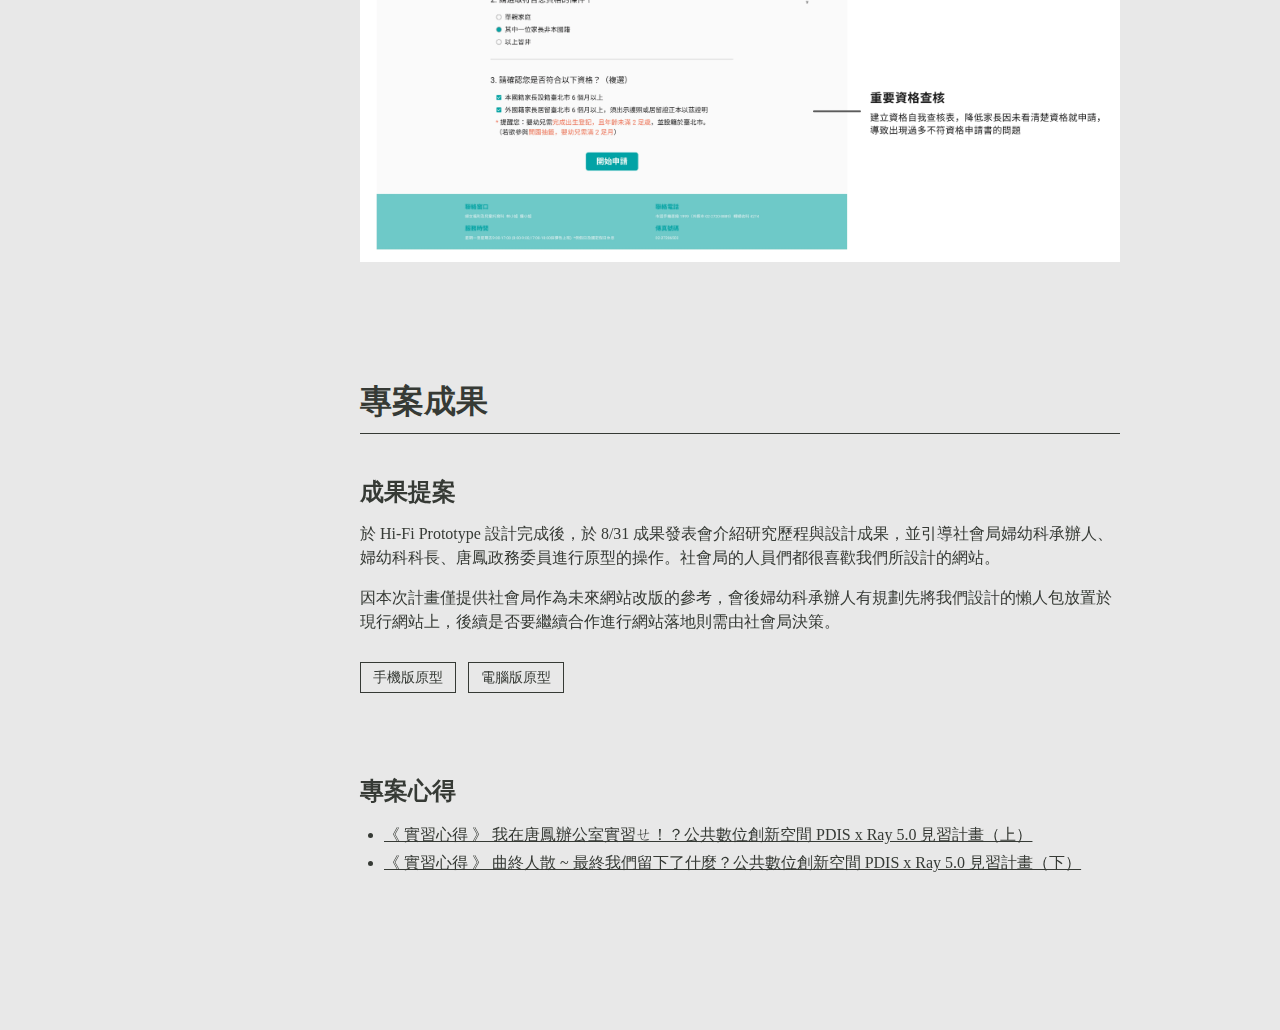
<file: project/projectPDIS.html>
<!DOCTYPE html>
<html lang="en">
  <head>
    <meta charset="UTF-8" />
    <meta name="viewport" content="width=device-width, initial-scale=1.0" />

    <meta
      name="description"
      content="為台北市公托登記報名與抽籤系統進行使用者研究與再設計。讓民眾能一站完成規則了解、機構查詢、登記候補"
    />
    <meta
      property="og:url"
      content="https://winchiuwc.com/project/projectPDIS.html"
    />
    <meta property="og:image" content="https://i.imgur.com/mF7AF1W.jpg" />
    <meta property="og:type" content="website" />
    <meta
      property="og:title"
      content="台北市社會局公托登記與抽籤系統網站改造"
    />
    <meta
      property="og:description"
      content="為台北市公托登記報名與抽籤系統進行使用者研究與再設計。讓民眾能一站完成規則了解、機構查詢、登記候補"
    />

    <title>台北市社會局公托登記與抽籤系統網站改造</title>
    <link rel="icon" href="../asset/img/favicon.png" type="image/png" />

    <link rel="stylesheet" href="../css/style.css" />
    <script
      src="https://code.jquery.com/jquery-3.6.4.min.js"
      integrity="sha256-oP6HI9z1XaZNBrJURtCoUT5SUnxFr8s3BzRl+cbzUq8="
      crossorigin="anonymous"
    ></script>
    <script src="../util/viewportdetector.min.js" defer></script>
    <script src="../util/anchorGenerator.js" defer></script>
  </head>
  <body id="projectSection">
    <a href="/" class="returnBtn returnBtn--smScreen"
      ><img src="../asset/img/returnButton.svg" alt="returnBtn"
    /></a>
    <article class="header">
      <div
        class="coverImg"
        style="
          background-image: url('../asset/img/projectImg/project_pdis-cover.webp');
        "
      >
        <h1>台北市社會局公托登記與抽籤系統網站改造</h1>
      </div>
      <div class="projectDescription">
        <div class="projectDescription__block">
          <h2>專案簡介</h2>
          <p>
            為台北市公托登記報名與抽籤系統進行使用者研究與再設計。讓民眾能一站完成規則了解、機構查詢、登記候補...等所有作業流程
          </p>
        </div>
        <div class="projectDescription__block">
          <h2>專案成果</h2>
          <p>
            設計公托登記報名與抽籤系統的 Hi-Fi原型，並進行提案與提供未來設計建議
          </p>
        </div>
        <div class="projectDescription__block">
          <h2>專案時長</h2>
          <p>Jul. 2021 ~ Aug. 2021（2個月）</p>
        </div>
        <div class="projectDescription__block">
          <h2>專案角色</h2>
          <p>UX Designer、UX Researcher</p>
        </div>
        <div class="projectDescription__block">
          <h2>專案成員</h2>
          <p>邱威辰、林怡秀、洪嘉吟、陳澤宇</p>
        </div>
      </div>
    </article>
    <article class="projectContentContainer">
      <div class="anchorSection">
        <a href="/" class="returnBtn returnBtn--bgScreen"
          ><img src="../asset/img/returnButton.svg" alt="returnBtn"
        /></a>
      </div>
      <div class="contentSection">
        <div class="contentContainer">
          <h2 class="title title--1">專案背景</h2>
          <div class="flexbox">
            <div class="pContainer">
              <p>
                公共托育主要服務對象為年齡滿 2 個月至 2
                足歲以下之嬰幼兒和設籍台北市的家長。符合資格的家長可上社會局公托網站，進行名額候補與開園抽籤。每年有大量的著急的家長們希望排隊申請公托服務以減緩帶小孩的壓力。
              </p>
              <p>
                然而，社會局公托網站因缺乏良好的資訊架構與順暢流程，使得家長們難以快速找到需要的資訊與相關規定，導致政府端常收到超過
                3
                成的不合格申請文件與無數家長的詢問電話。另外，該網站每一位使用者的使用頻率與次數極低（每一位使用者一生只會使用公托服務
                1 - 3
                次）且網站操作流程短，使得「如何讓新手使用者快速了解必要規定與網站操作」成為另一個設計挑戰。
              </p>
              <p>
                因此，本專案先探討家長們申請公托服務的動機與情境，了解不同情境的家長們所需要的資訊，並依照重要程度重新整理資訊架構，也了降低資訊查找所需的時間。另依照家長們目前申請公托需要的資訊協助，於網站中設計相關輔助功能，提升申請合格的案件數的同時，亦保障每一位家長的使用公托服務的權利。
              </p>
            </div>
          </div>
        </div>
        <div class="contentContainer">
          <h2 class="title title--2">專案流程</h2>
          <div class="flexbox">
            <img
              src="../asset/img/projectImg/project_pdis-timeline.webp"
              alt="PDIS-Timeline"
              class="flexboxImg flexboxImg__vertical"
            />
          </div>
        </div>
        <div class="contentContainer">
          <h2 class="title title--3">易用性評估</h2>
          <div class="flexbox flexbox__horizontal flexbox__horizontal--middle">
            <img
              src="../asset/img/projectImg/project_pdis-stakeholder.webp"
              alt="PDIS-Stakeholder"
              class="flexboxImg flexboxImg__horizontal flexboxImg__horizontal--left"
            />
            <img
              src="../asset/img/projectImg/project_pdis-usabilityTest.webp"
              alt="PDIS-UsabilityTest"
              class="flexboxImg flexboxImg__horizontal"
            />
          </div>
          <div class="flexbox">
            <div class="pContainer">
              <p>
                公托登記系統牽涉到許多相關機構，而公托服務的核心利害關係人為嬰幼兒、家長監護人與作為承辦單位的社會局婦幼科，因此本專案將重點放在家長在選擇機構、提出申請與資料查詢階段所發生的問題。
              </p>
              <p>
                我們於專案團隊內部針對現行網站進行啟發性評估，將所有易用性問題由「影響程度低」到「災難」分為
                1 - 4 分進行評分，在 64
                個易用性問題中以無法預防錯誤、缺乏一致性與幫助和說明的問題最為嚴重。
              </p>
              <p>
                專案團隊內以瞭解規則、查找托育機構資訊、登記三項主要任務進行認知走查後，也發現網站的操作雖然呈線性流程且操作步驟單一，但大量未經整理的文件、混亂的文字配色與資訊混雜的表單，都加大了使用者的不便，提高使用者中斷流程去其他網站查找資料的機率。
              </p>
            </div>
          </div>
        </div>
        <div class="contentContainer">
          <h2 class="title title--4">需求理解</h2>
          <div class="flexbox flexbox__horizontal flexbox__horizontal--middle">
            <img
              src="../asset/img/projectImg/project_pdis-stakeholderPersona.webp"
              alt="PDIS-StakeholderPersona"
              class="flexboxImg flexboxImg__horizontal"
            />
            <div class="pContainer pContainer--right">
              <p>
                我們與機關承辦人（該承辦人同時負責一線客服、申請案件審理、最初網站設計、網站內容與文件管理）進行半結構化訪談，以了解目前網站如此設計的原因、後台操作模式、申請常見錯誤與家長們最常遇到並詢問的問題，最為日後與使用者端行為的對照。
              </p>
              <p>
                我們發現即便承辦人已經在網站上提供了完整的資訊，但收到的申請案件還有大約
                30% 是不合格的。
              </p>
            </div>
          </div>
          <div class="flexbox flexbox__vertical">
            <div class="pContainer pContainer--top">
              <h3 class="semiTitle">使用者訪談</h3>
              <p>
                我們也挑選 6
                位「有使用過今年度系統且成功入托」、「有使用過今年度系統且正在候補」、「有意願但尚未使用過登記系統」的使用者進行半結構化探索型訪談與現行網站的使用者測試。
              </p>
              <p>
                了解
                「接觸公托」、「了解公托」、「準備申請」、「登記申請」、「審查階段」、「等待候補」
                此六個階段使用者的行為、動機與想法。事後以 SUS
                量表作為網站易用性的評估標準，利用親合圖法進行質化分析，並依照使用者申請公托服務的動機與需求分成三種人物誌與一張使用者旅程地圖。
              </p>
              <p>
                我們在分析完使用者的行為變數之後，發現有以下三種公托服務的使用者：
              </p>
              <ul>
                <li>Persona 1：提早準備查詢相關資料，對公托服務有強烈需求</li>
                <li>
                  Persona 2：平時繁忙最後臨時抱佛腳準備，也對公托服務有強烈需求
                </li>
                <li>
                  Persona 3：為小孩找到最好的托育服務，公托只當作私托的備案
                </li>
              </ul>
            </div>
            <img
              src="../asset/img/projectImg/project_pdis-variable.webp"
              alt="PDIS-Variable"
              class="flexboxImg flexboxImg__vertical flexboxImg__vertical--middle"
            />
            <img
              src="../asset/img/projectImg/project_pdis-need.webp"
              alt="PDIS-Needs"
              class="flexboxImg flexboxImg__vertical flexboxImg__vertical--middle"
            />
            <img
              src="../asset/img/projectImg/project_pdis-persona1.webp"
              alt="PDIS-Persona1"
              class="flexboxImg flexboxImg__vertical flexboxImg__vertical--middle"
            />
            <img
              src="../asset/img/projectImg/project_pdis-persona2.webp"
              alt="PDIS-Persona2"
              class="flexboxImg flexboxImg__vertical flexboxImg__vertical--middle"
            />
            <img
              src="../asset/img/projectImg/project_pdis-persona3.webp"
              alt="PDIS-Persona3"
              class="flexboxImg flexboxImg__vertical"
            />
          </div>
        </div>
        <div class="contentContainer">
          <h2 class="title title--5">使用者旅程地圖</h2>
          <div class="flexbox flexbox__vertical flexbox__vertical--middle">
            <div class="pContainer">
              <p>
                綜合以上使用者需求與痛點、網站易用性與使用者旅程，可以歸納出以下的待改善問題：
              </p>
              <ul>
                <li>
                  準備階段：政府所提供的公托資訊散亂，使得民眾需求助於非政府管道。
                </li>
                <li>
                  準備階段：各項公托規定與機構資訊分散於各種文件中，民眾忙於比較各種資料。
                </li>
                <li>
                  登記階段：登記流程雖然簡單，但資訊過多且容易造成民眾疑惑。
                </li>
                <li>
                  等候與候補階段：抽籤候補規則解釋不清，家長對候補順序有所懷疑
                </li>
              </ul>
            </div>
          </div>
          <div class="flexbox flexbox__vertical flexbox__vertical--middle">
            <img
              src="../asset/img/projectImg/project_pdis-cjm1.webp"
              alt="PDIS-CJM1"
              class="flexboxImg flexboxImg__vertical flexboxImg__vertical--middle"
            />
            <img
              src="../asset/img/projectImg/project_pdis-cjm2.webp"
              alt="PDIS-CJM2"
              class="flexboxImg flexboxImg__vertical"
            />
          </div>
        </div>
        <div class="contentContainer">
          <h2 class="title title--6">問題定義</h2>
          <div class="flexbox flexbox__vertical">
            <img
              src="../asset/img/projectImg/project_pdis-define.webp"
              alt="PDIS-Define"
              class="flexboxImg flexboxImg__vertical flexboxImg__vertical--middle"
            />
          </div>

          <div class="flexbox flexbox__vertical">
            <div class="pContainer">
              <h3 class="semiTitle">設計目標</h3>
              <h4 class="smallTitle quote">
                如何讓不同需求的新手使用者，快速了解必要公托相關規定，並正確完成合格的抽籤登記？
              </h4>
              <p>
                我們針對上述 3 大系統問題與民眾的需求與痛點，發展出 6
                個設計挑戰作為發想起點，並進行 wireframe、lofi 與 Hifi
                易用性測試：
              </p>
              <ul>
                <li>如何能降低資料搜尋成本</li>
                <li>如何提升資料閱讀正確性</li>
                <li>如何能提升資料閱讀效率</li>
                <li>如何協助使用者選擇公托機構</li>
                <li>如何協助注重交通的使用者選擇公托機構</li>
                <li>如何提升表單填寫效率與正確性</li>
              </ul>
            </div>
          </div>
        </div>
        <div class="contentContainer">
          <h2 class="title title--7">設計成果</h2>
          <div class="flexbox flexbox__vertical">
            <img
              src="../asset/img/projectImg/project_pdis-final1.webp"
              alt="PDIS-Final1"
              class="flexboxImg flexboxImg__vertical flexboxImg__vertical--middle"
            />
            <img
              src="../asset/img/projectImg/project_pdis-final2.webp"
              alt="PDIS-Final2"
              class="flexboxImg flexboxImg__vertical flexboxImg__vertical--middle"
            />
            <img
              src="../asset/img/projectImg/project_pdis-final3.webp"
              alt="PDIS-Final3"
              class="flexboxImg flexboxImg__vertical"
            />
          </div>
        </div>
        <div class="contentContainer">
          <h2 class="title title--8">專案成果</h2>
          <div class="flexbox flexbox__vertical flexbox__vertical--middle">
            <div class="pContainer">
              <h3 class="semiTitle">成果提案</h3>
              <p>
                於 Hi-Fi Prototype 設計完成後，於 8/31
                成果發表會介紹研究歷程與設計成果，並引導社會局婦幼科承辦人、婦幼科科長、唐鳳政務委員進行原型的操作。社會局的人員們都很喜歡我們所設計的網站。
              </p>
              <p>
                因本次計畫僅提供社會局作為未來網站改版的參考，會後婦幼科承辦人有規劃先將我們設計的懶人包放置於現行網站上，後續是否要繼續合作進行網站落地則需由社會局決策。
              </p>

              <div class="buttonGroup">
                <a
                  href="https://www.figma.com/proto/kQooDFByaYXqTEajQ35Eoo/Wireframe-Hi-Fi-Prototype-V2?page-id=56%3A259&node-id=77%3A1392&viewport=242%2C48%2C0.02&scaling=min-zoom&starting-point-node-id=77%3A1392&hide-ui=1"
                  target="_blank"
                >
                  <p class="button">手機版原型</p></a
                >
                <a
                  href="https://www.figma.com/proto/kQooDFByaYXqTEajQ35Eoo/Wireframe-Hi-Fi-Prototype-(V2)?page-id=168%3A2493&node-id=168-3501&viewport=242%2C48%2C0.22&scaling=scale-down&starting-point-node-id=168%3A3501&hide-ui=1"
                  target="_blank"
                >
                  <p class="button button--last">電腦版原型</p>
                </a>
              </div>
            </div>
          </div>
          <div class="flexbox flexbox__vertical">
            <div class="pContainer">
              <h3 class="semiTitle">專案心得</h3>
              <ul>
                <li>
                  <a
                    href="https://winchiu.medium.com/%E5%AF%A6%E7%BF%92%E5%BF%83%E5%BE%97-%E6%88%91%E5%9C%A8%E5%94%90%E9%B3%B3%E8%BE%A6%E5%85%AC%E5%AE%A4%E5%AF%A6%E7%BF%92%E3%84%9D-%E5%85%AC%E5%85%B1%E6%95%B8%E4%BD%8D%E5%89%B5%E6%96%B0%E7%A9%BA%E9%96%93-pdis-x-ray-5-0-%E8%A6%8B%E7%BF%92%E8%A8%88%E7%95%AB-%E4%B8%8A-69c5ff8146a0"
                    target="_blank"
                    >《 實習心得 》 我在唐鳳辦公室實習ㄝ！？公共數位創新空間
                    PDIS x Ray 5.0 見習計畫（上）</a
                  >
                </li>
                <li>
                  <a
                    href="https://winchiu.medium.com/%E5%AF%A6%E7%BF%92%E5%BF%83%E5%BE%97-%E6%9B%B2%E7%B5%82%E4%BA%BA%E6%95%A3-%E6%9C%80%E7%B5%82%E6%88%91%E5%80%91%E7%95%99%E4%B8%8B%E4%BA%86%E4%BB%80%E9%BA%BC-%E5%85%AC%E5%85%B1%E6%95%B8%E4%BD%8D%E5%89%B5%E6%96%B0%E7%A9%BA%E9%96%93-pdis-x-ray-5-0-%E8%A6%8B%E7%BF%92%E8%A8%88%E7%95%AB-%E4%B8%8B-c993ad5c2417"
                    target="_blank"
                    >《 實習心得 》 曲終人散 ~
                    最終我們留下了什麼？公共數位創新空間 PDIS x Ray 5.0
                    見習計畫（下）</a
                  >
                </li>
              </ul>
            </div>
          </div>
        </div>
      </div>
    </article>
  </body>
</html>
</file>
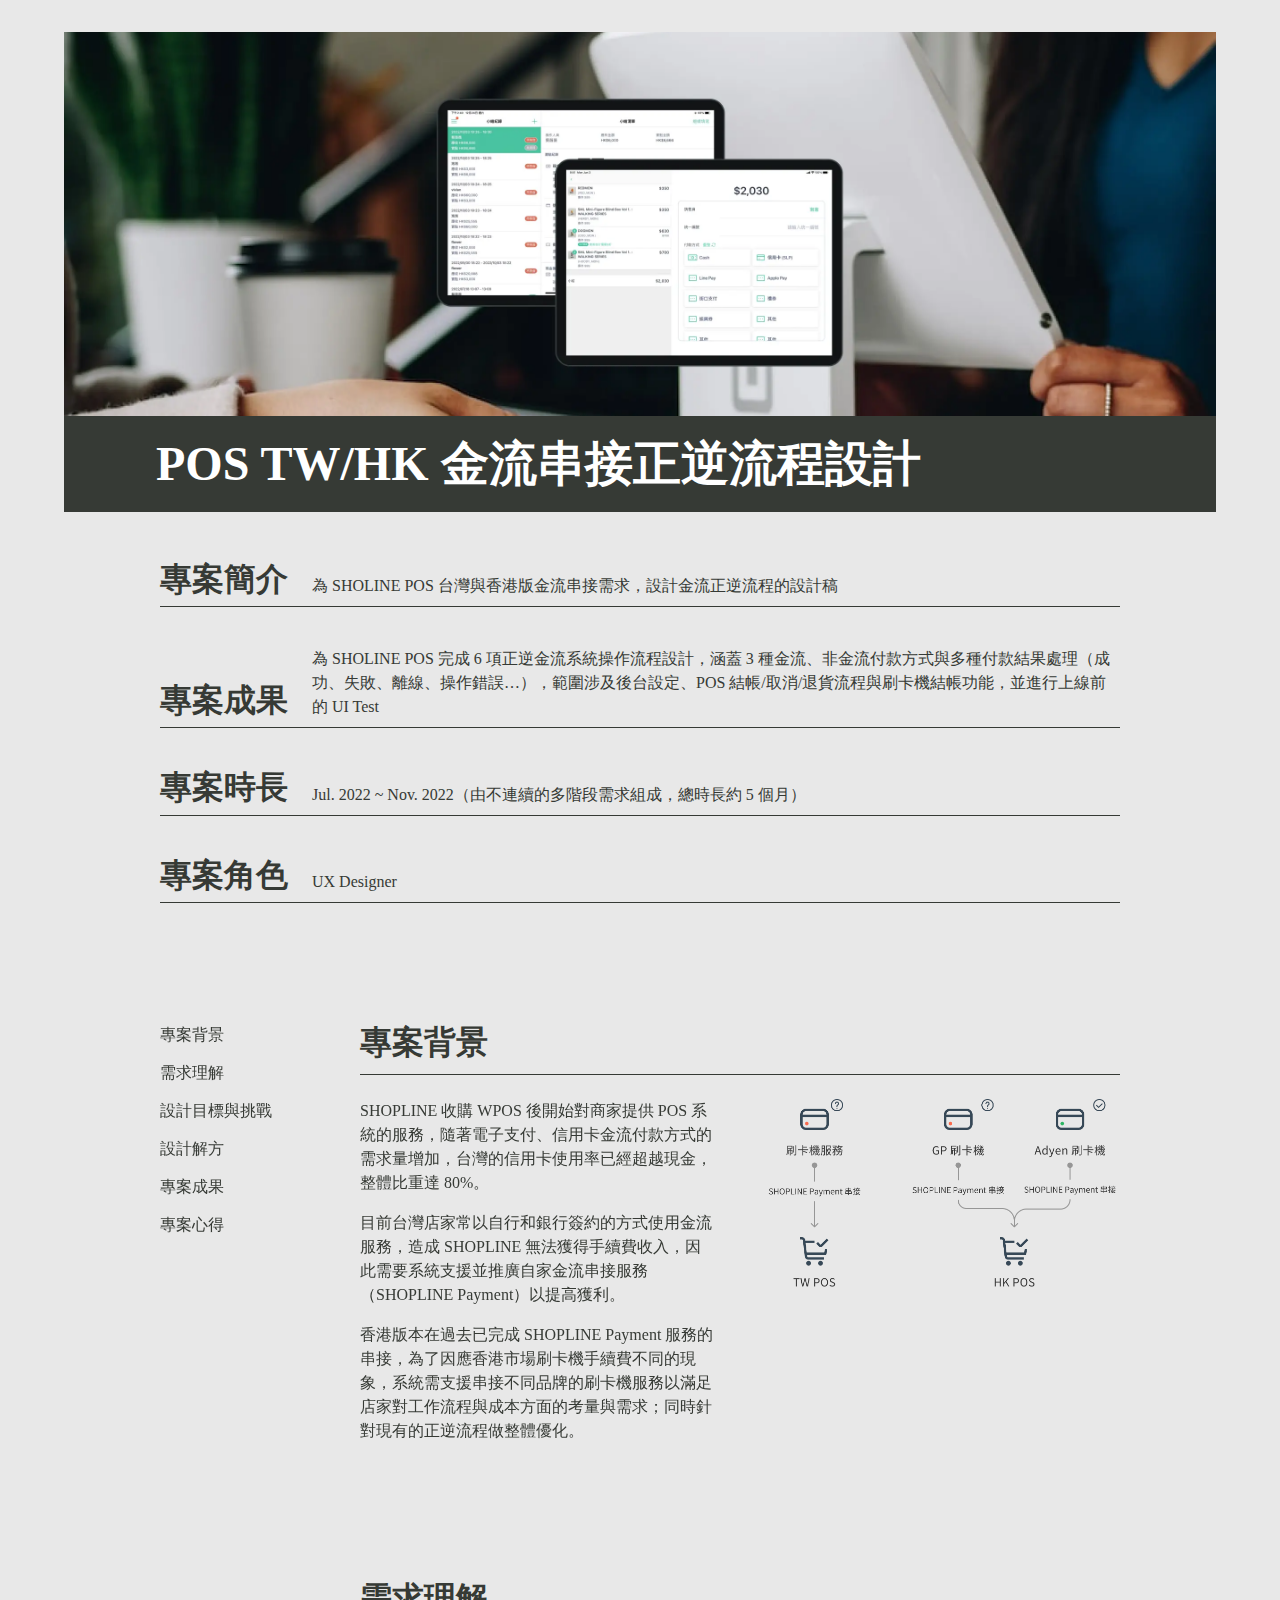
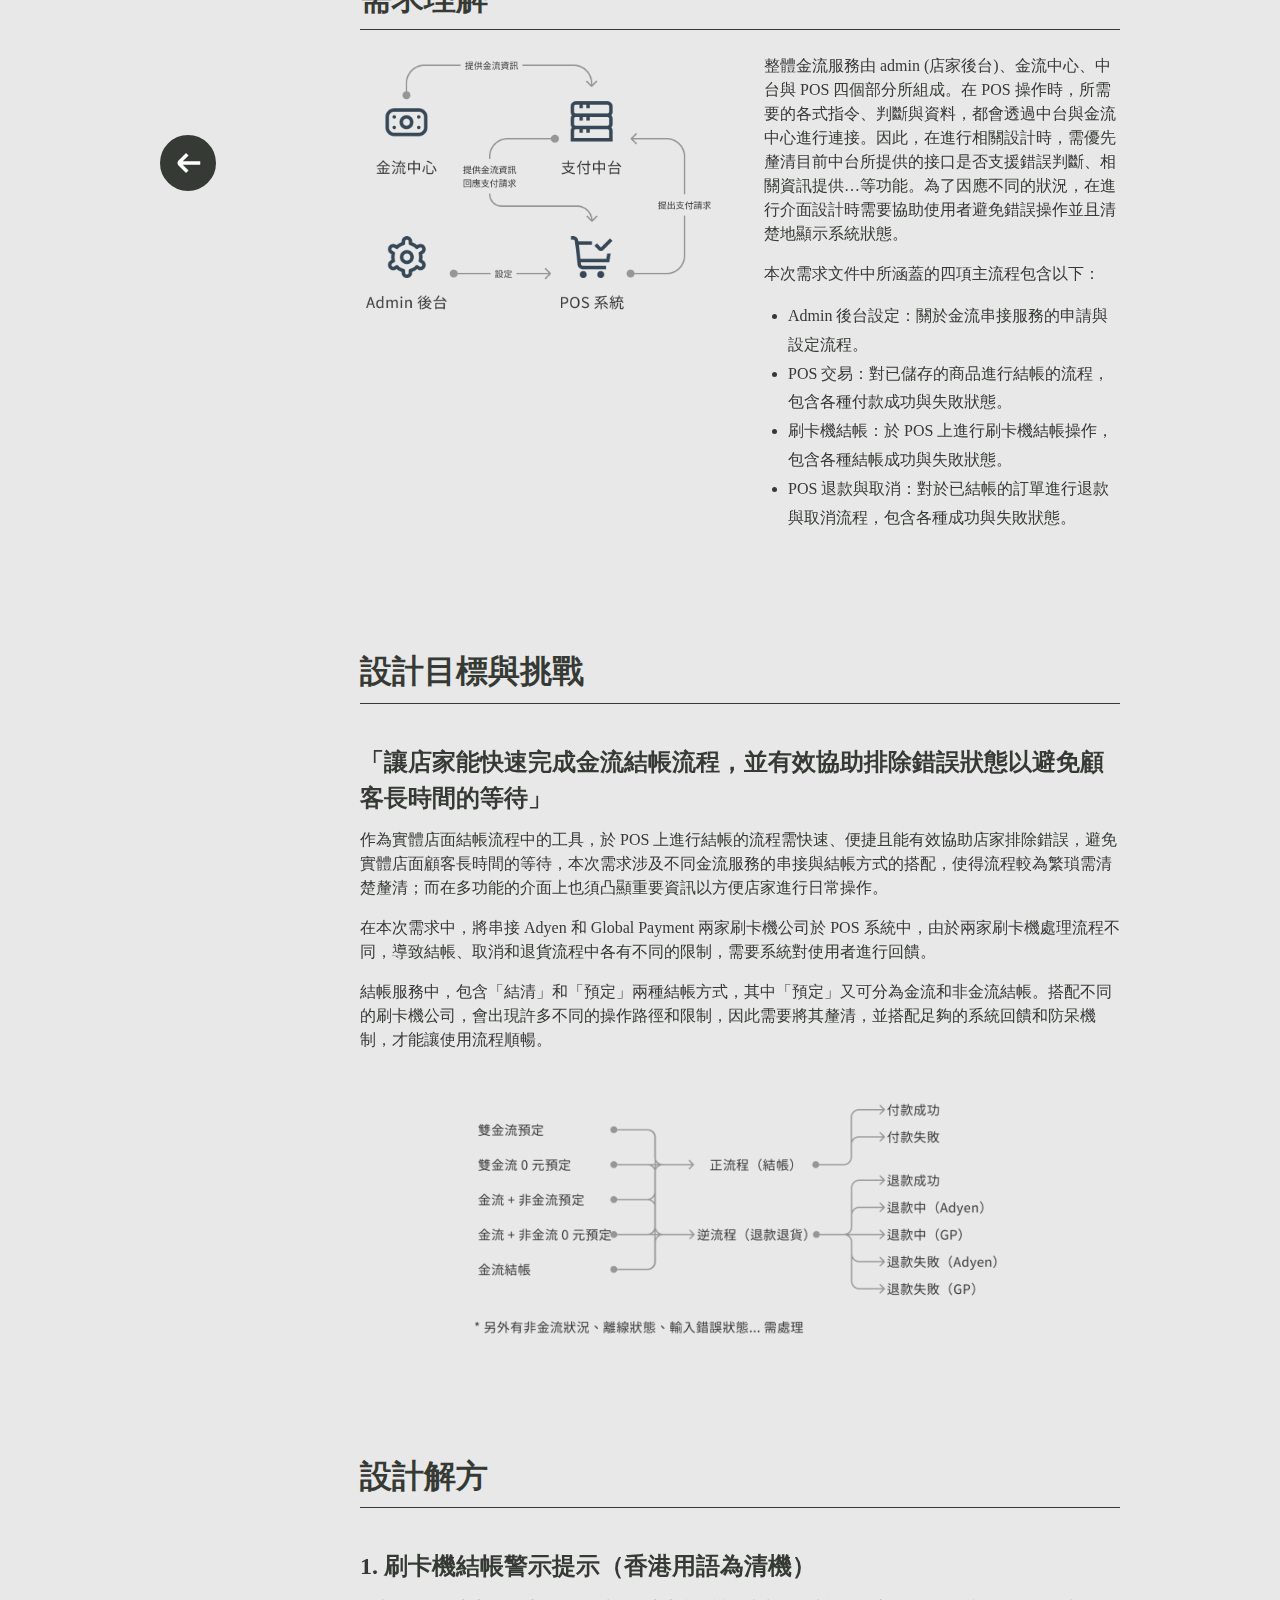
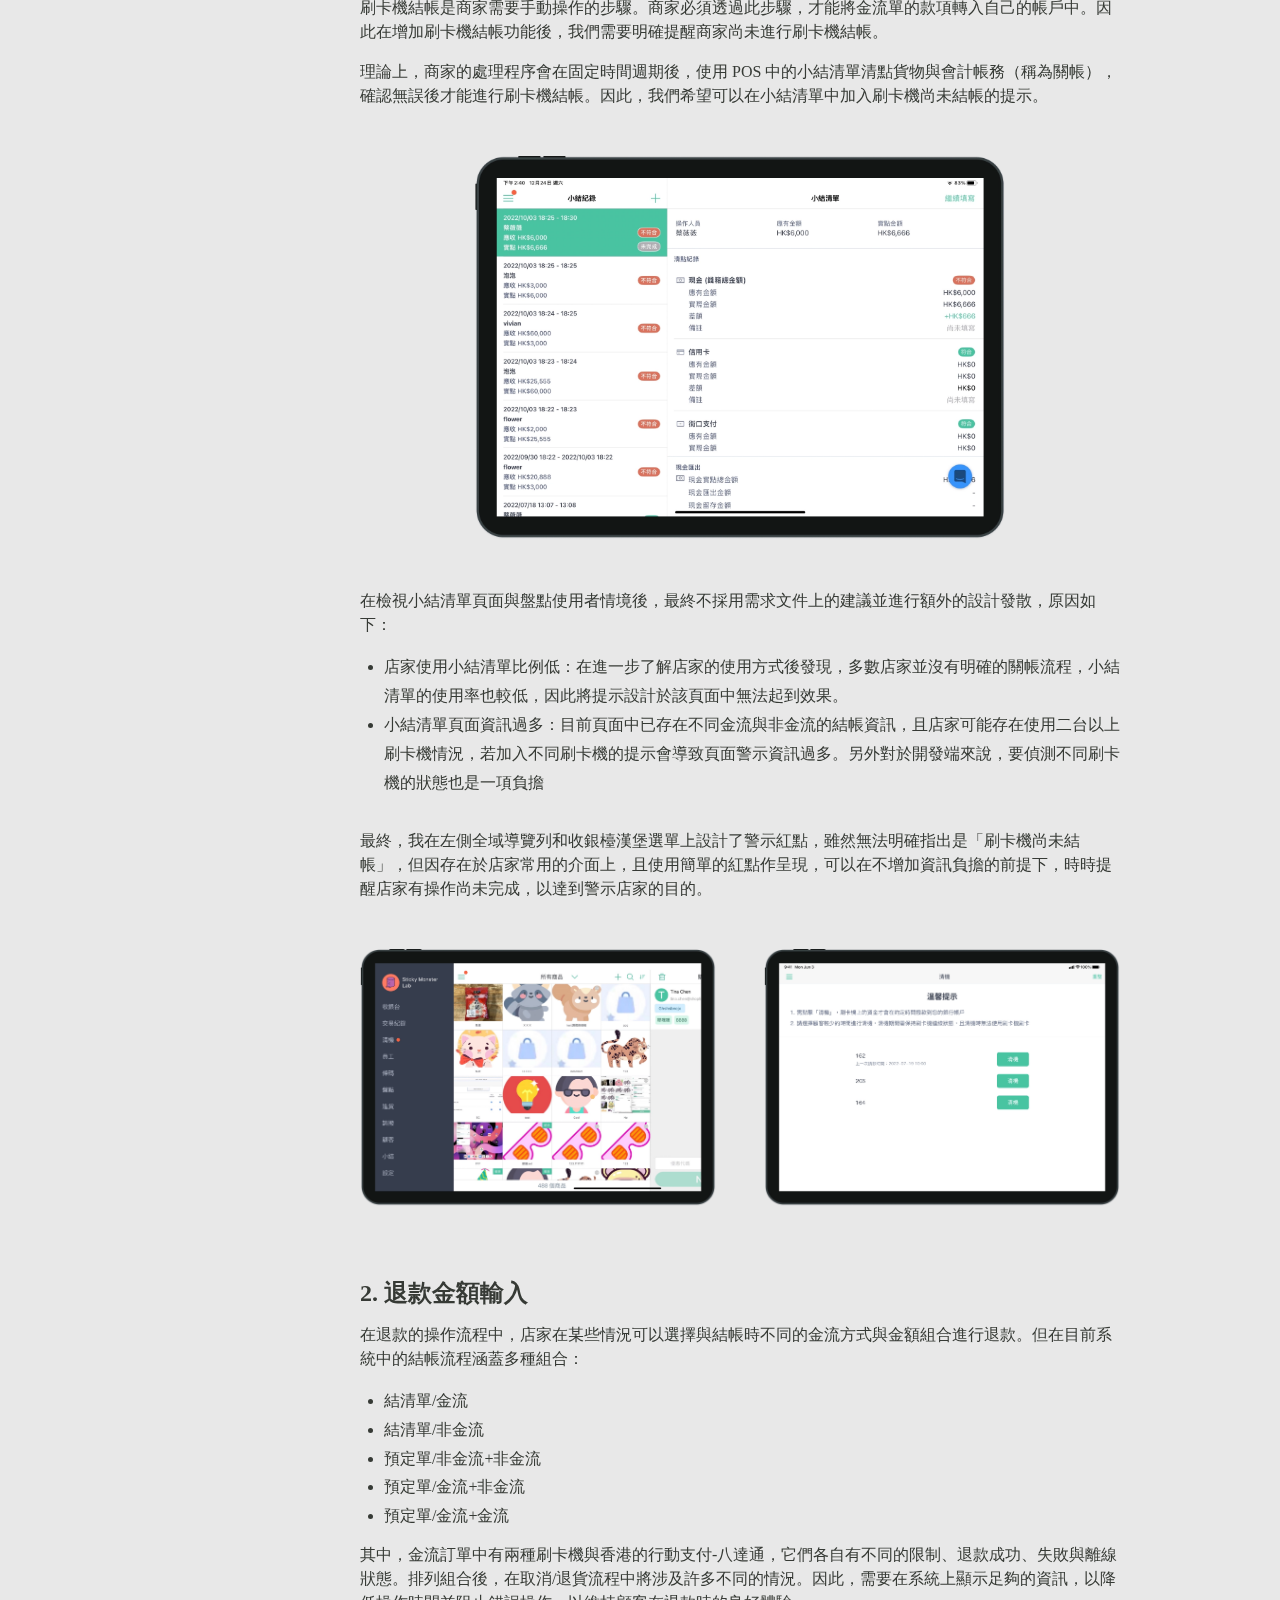
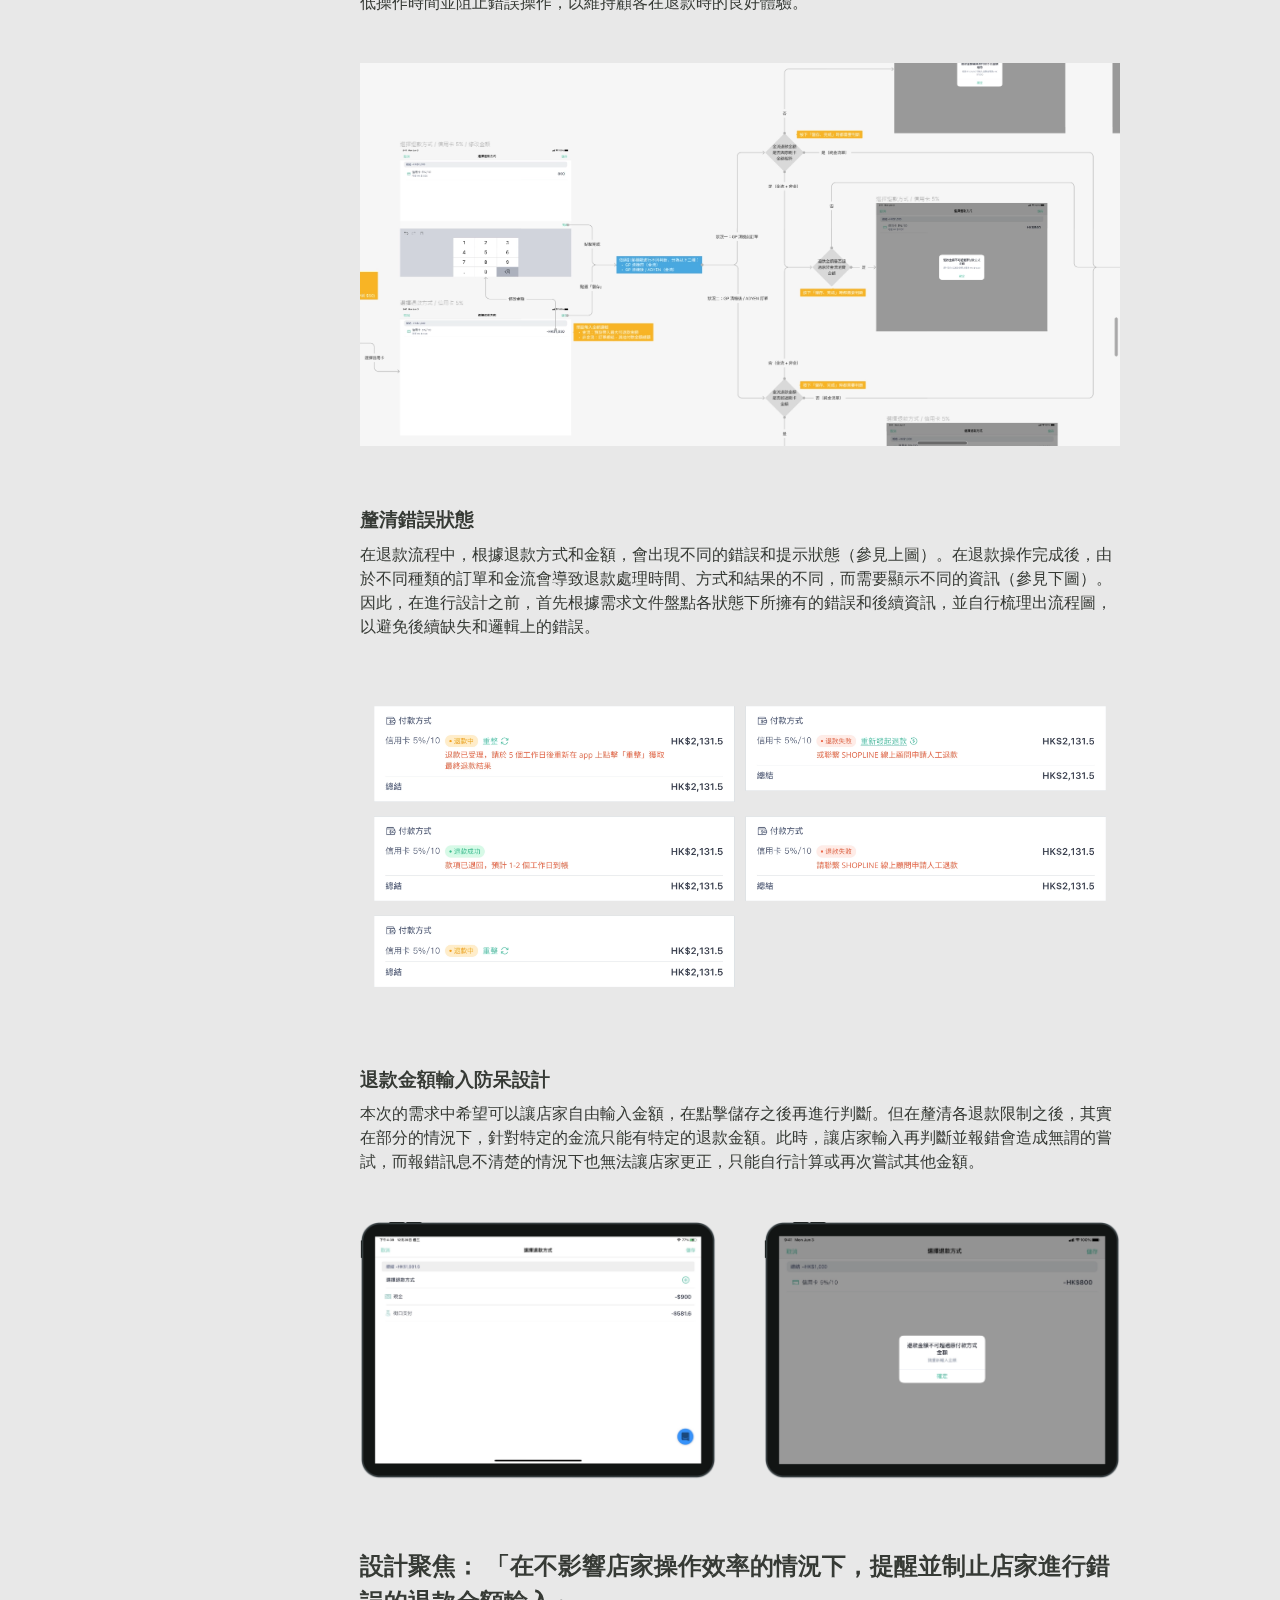
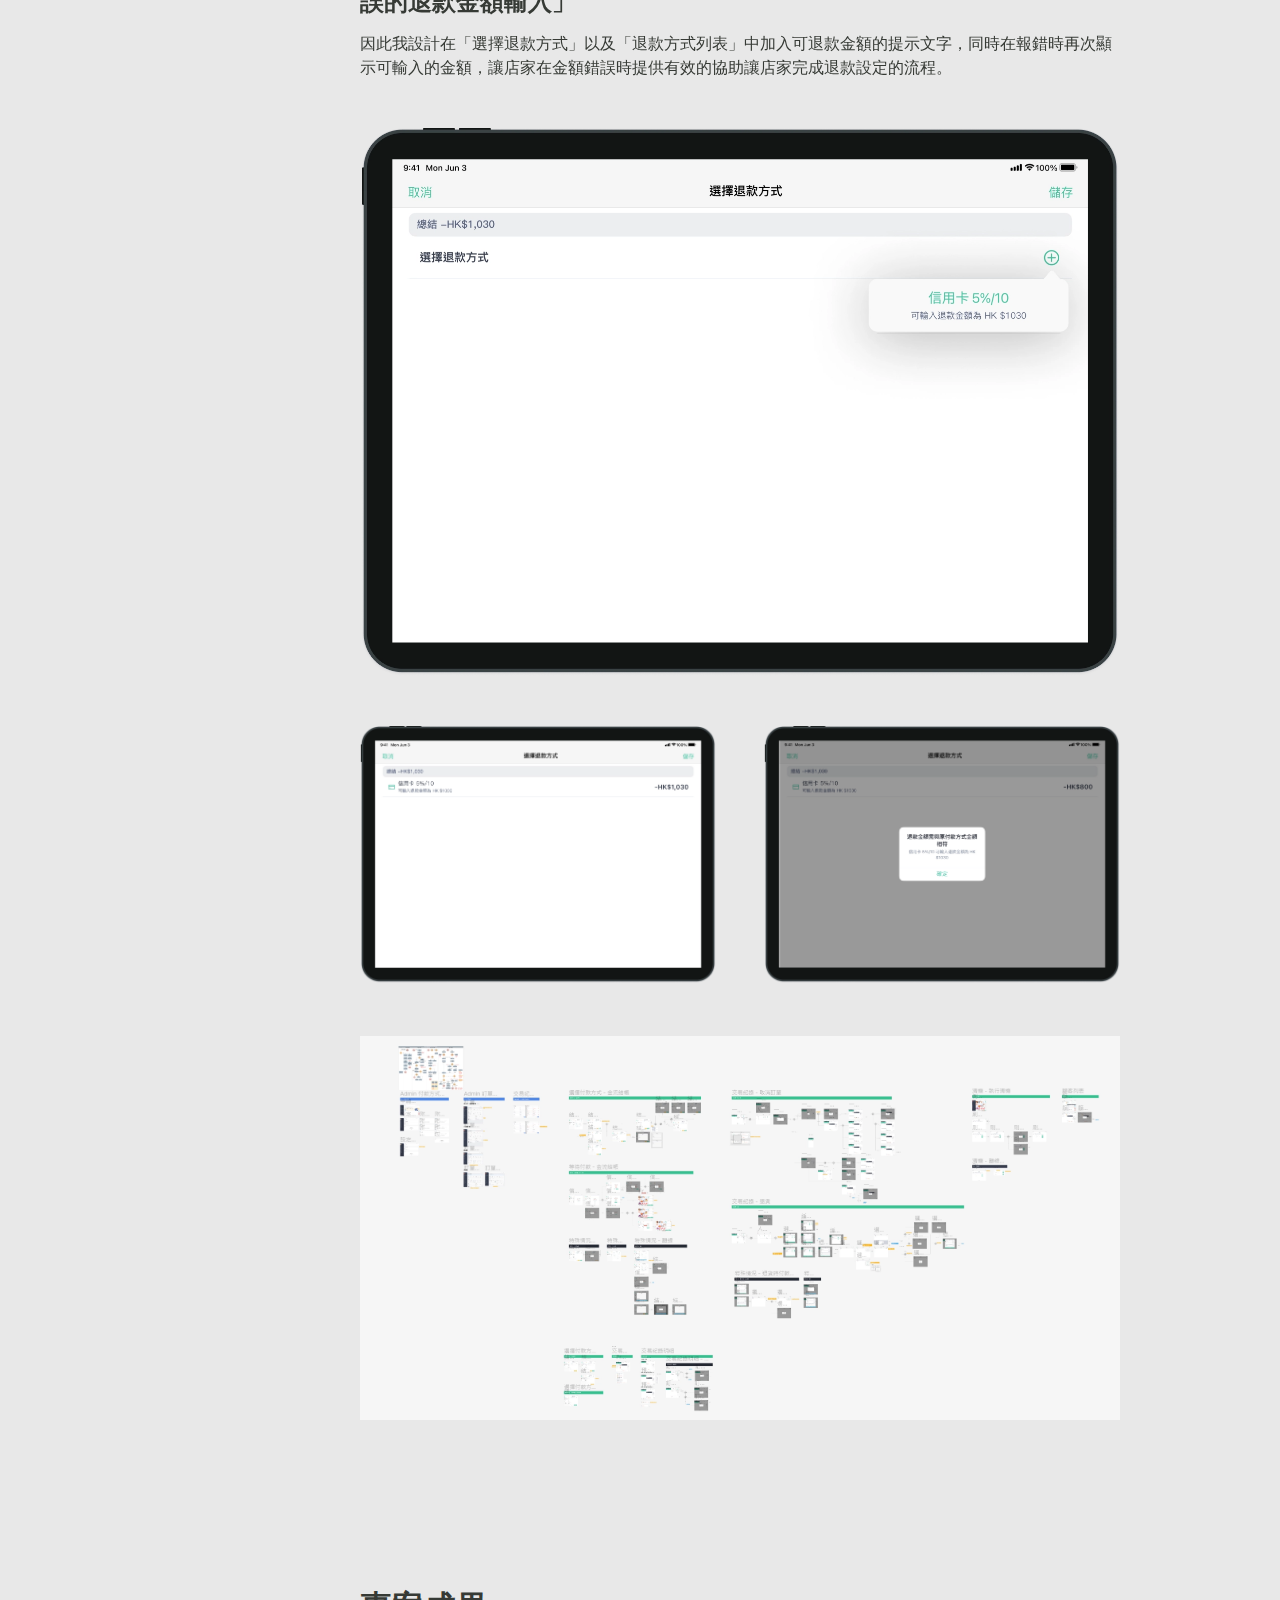
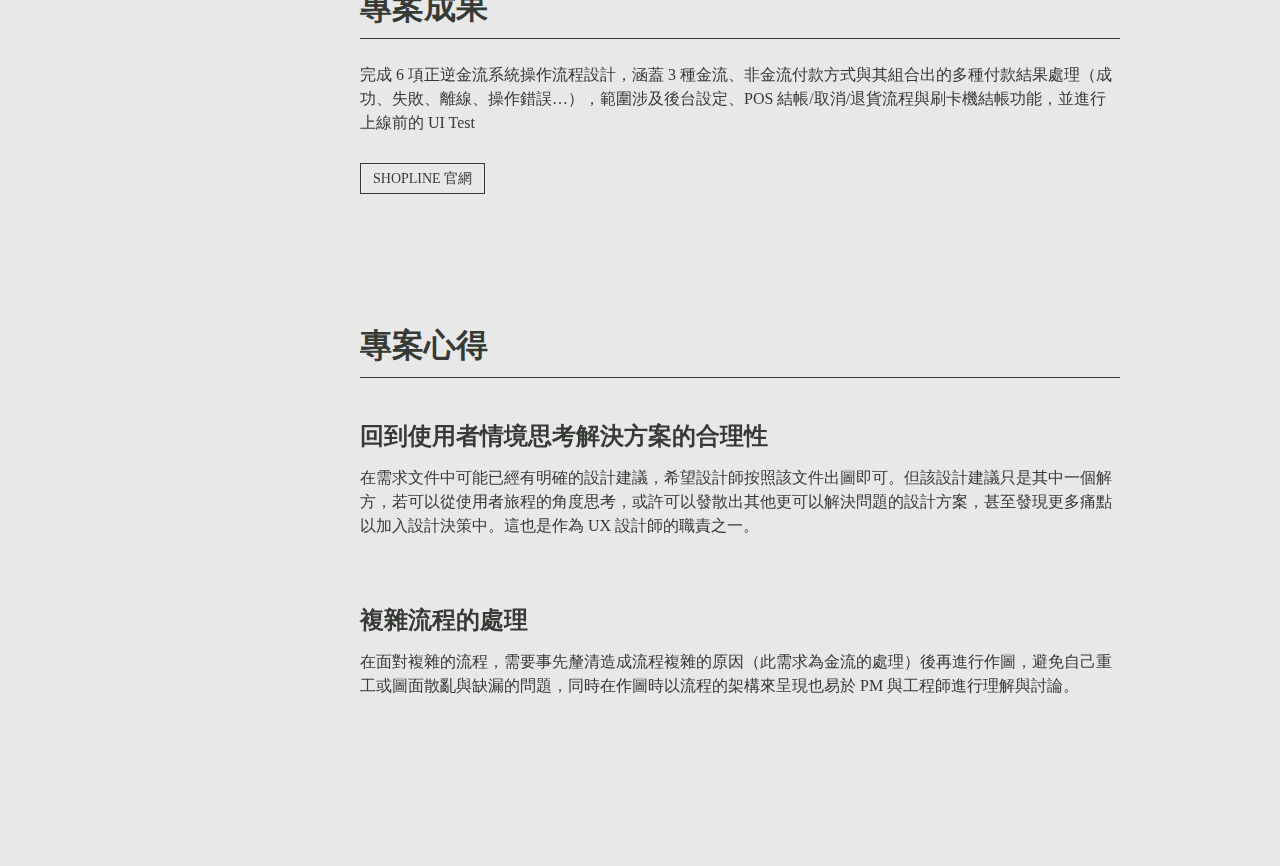
<file: project/projectPos.html>
<!DOCTYPE html>
<html lang="en">
  <head>
    <meta charset="UTF-8" />
    <meta name="viewport" content="width=device-width, initial-scale=1.0" />

    <meta
      name="description"
      content=" 為 SHOLINE POS 台灣與香港版金流串接需求，設計金流正逆流程的設計稿"
    />
    <meta
      property="og:url"
      content="https://winchiuwc.com/project/projectPos.html"
    />
    <meta property="og:image" content="https://i.imgur.com/mF7AF1W.jpg" />
    <meta property="og:type" content="website" />
    <meta property="og:title" content="POS TW/HK 金流串接正逆流程設計" />
    <meta
      property="og:description"
      content=" 為 SHOLINE POS 台灣與香港版金流串接需求，設計金流正逆流程的設計稿"
    />

    <title>POS TW/HK 金流串接正逆流程設計</title>
    <link rel="icon" href="../asset/img/favicon.png" type="image/png" />
    <link rel="stylesheet" href="../css/style.css" />
    <script
      src="https://code.jquery.com/jquery-3.6.4.min.js"
      integrity="sha256-oP6HI9z1XaZNBrJURtCoUT5SUnxFr8s3BzRl+cbzUq8="
      crossorigin="anonymous"
    ></script>
    <script src="../util/viewportdetector.min.js" defer></script>
    <script src="../util/anchorGenerator.js" defer></script>
  </head>
  <body id="projectSection">
    <a href="/" class="returnBtn returnBtn--smScreen"
      ><img src="../asset/img/returnButton.svg" alt="returnBtn"
    /></a>
    <article class="header">
      <div
        class="coverImg"
        style="
          background-image: url('../asset/img/projectImg/project_pos-cover.webp');
        "
      >
        <h1>POS TW/HK 金流串接正逆流程設計</h1>
      </div>
      <div class="projectDescription">
        <div class="projectDescription__block">
          <h2>專案簡介</h2>
          <p>
            為 SHOLINE POS 台灣與香港版金流串接需求，設計金流正逆流程的設計稿
          </p>
        </div>
        <div class="projectDescription__block">
          <h2>專案成果</h2>
          <p>
            為 SHOLINE POS 完成 6 項正逆金流系統操作流程設計，涵蓋 3
            種金流、非金流付款方式與多種付款結果處理（成功、失敗、離線、操作錯誤…），範圍涉及後台設定、POS
            結帳/取消/退貨流程與刷卡機結帳功能，並進行上線前的 UI Test
          </p>
        </div>
        <div class="projectDescription__block">
          <h2>專案時長</h2>
          <p>
            Jul. 2022 ~ Nov. 2022（由不連續的多階段需求組成，總時長約 5 個月）
          </p>
        </div>
        <div class="projectDescription__block">
          <h2>專案角色</h2>
          <p>UX Designer</p>
        </div>
      </div>
    </article>
    <article class="projectContentContainer">
      <div class="anchorSection">
        <a href="/" class="returnBtn returnBtn--bgScreen"
          ><img src="../asset/img/returnButton.svg" alt="returnBtn"
        /></a>
      </div>
      <div class="contentSection">
        <div class="contentContainer">
          <h2 class="title title--1">專案背景</h2>
          <div class="flexbox flexbox__horizontal">
            <div class="pContainer pContainer--left">
              <p>
                SHOPLINE 收購 WPOS 後開始對商家提供 POS
                系統的服務，隨著電子支付、信用卡金流付款方式的需求量增加，台灣的信用卡使用率已經超越現金，整體比重達
                80%。
              </p>
              <p>
                目前台灣店家常以自行和銀行簽約的方式使用金流服務，造成 SHOPLINE
                無法獲得手續費收入，因此需要系統支援並推廣自家金流串接服務（SHOPLINE
                Payment）以提高獲利。
              </p>
              <p>
                香港版本在過去已完成 SHOPLINE Payment
                服務的串接，為了因應香港市場刷卡機手續費不同的現象，系統需支援串接不同品牌的刷卡機服務以滿足店家對工作流程與成本方面的考量與需求；同時針對現有的正逆流程做整體優化。
              </p>
            </div>
            <img
              src="../asset/img/projectImg/project_pos-1.webp"
              alt="Pos-1"
              class="flexboxImg flexboxImg__horizontal"
            />
          </div>
        </div>
        <div class="contentContainer">
          <h2 class="title title--2">需求理解</h2>
          <div class="flexbox flexbox__horizontal">
            <img
              src="../asset/img/projectImg/project_pos-2.webp"
              alt="Pos-2"
              class="flexboxImg flexboxImg__horizontal"
            />
            <div class="pContainer pContainer--right">
              <p>
                整體金流服務由 admin (店家後台)、金流中心、中台與 POS
                四個部分所組成。在 POS
                操作時，所需要的各式指令、判斷與資料，都會透過中台與金流中心進行連接。因此，在進行相關設計時，需優先釐清目前中台所提供的接口是否支援錯誤判斷、相關資訊提供…等功能。為了因應不同的狀況，在進行介面設計時需要協助使用者避免錯誤操作並且清楚地顯示系統狀態。
              </p>
              <p>本次需求文件中所涵蓋的四項主流程包含以下：</p>
              <ul>
                <li>Admin 後台設定：關於金流串接服務的申請與設定流程。</li>
                <li>
                  POS
                  交易：對已儲存的商品進行結帳的流程，包含各種付款成功與失敗狀態。
                </li>
                <li>
                  刷卡機結帳：於 POS
                  上進行刷卡機結帳操作，包含各種結帳成功與失敗狀態。
                </li>
                <li>
                  POS
                  退款與取消：對於已結帳的訂單進行退款與取消流程，包含各種成功與失敗狀態。
                </li>
              </ul>
            </div>
          </div>
        </div>
        <div class="contentContainer">
          <h2 class="title title--3">設計目標與挑戰</h2>
          <div class="flexbox flexbox__vertical">
            <div class="pContainer pContainer--top">
              <h3 class="semiTitle">
                「讓店家能快速完成金流結帳流程，並有效協助排除錯誤狀態以避免顧客長時間的等待」
              </h3>
              <p>
                作為實體店面結帳流程中的工具，於 POS
                上進行結帳的流程需快速、便捷且能有效協助店家排除錯誤，避免實體店面顧客長時間的等待，本次需求涉及不同金流服務的串接與結帳方式的搭配，使得流程較為繁瑣需清楚釐清；而在多功能的介面上也須凸顯重要資訊以方便店家進行日常操作。
              </p>
              <p>
                在本次需求中，將串接 Adyen 和 Global Payment 兩家刷卡機公司於
                POS
                系統中，由於兩家刷卡機處理流程不同，導致結帳、取消和退貨流程中各有不同的限制，需要系統對使用者進行回饋。
              </p>
              <p>
                結帳服務中，包含「結清」和「預定」兩種結帳方式，其中「預定」又可分為金流和非金流結帳。搭配不同的刷卡機公司，會出現許多不同的操作路徑和限制，因此需要將其釐清，並搭配足夠的系統回饋和防呆機制，才能讓使用流程順暢。
              </p>
            </div>
            <img
              src="../asset/img/projectImg/project_pos-3.webp"
              alt="Pos-3"
              class="flexboxImg flexboxImg__vertical flexboxImg__vertical--small"
            />
          </div>
        </div>
        <div class="contentContainer">
          <h2 class="title title--4">設計解方</h2>
          <div class="flexbox flexbox__vertical">
            <div class="pContainer pContainer--top">
              <h3 class="semiTitle">1. 刷卡機結帳警示提示（香港用語為清機）</h3>
              <p>
                刷卡機結帳是商家需要手動操作的步驟。商家必須透過此步驟，才能將金流單的款項轉入自己的帳戶中。因此在增加刷卡機結帳功能後，我們需要明確提醒商家尚未進行刷卡機結帳。
              </p>
              <p>
                理論上，商家的處理程序會在固定時間週期後，使用 POS
                中的小結清單清點貨物與會計帳務（稱為關帳），確認無誤後才能進行刷卡機結帳。因此，我們希望可以在小結清單中加入刷卡機尚未結帳的提示。
              </p>
            </div>
            <img
              src="../asset/img/projectImg/project_pos-4.webp"
              alt="Pos-4"
              class="flexboxImg flexboxImg__vertical flexboxImg__vertical--middle flexboxImg__vertical--small"
            />
            <div class="pContainer pContainer--top">
              <p>
                在檢視小結清單頁面與盤點使用者情境後，最終不採用需求文件上的建議並進行額外的設計發散，原因如下：
              </p>
              <ul>
                <li>
                  店家使用小結清單比例低：在進一步了解店家的使用方式後發現，多數店家並沒有明確的關帳流程，小結清單的使用率也較低，因此將提示設計於該頁面中無法起到效果。
                </li>
                <li>
                  小結清單頁面資訊過多：目前頁面中已存在不同金流與非金流的結帳資訊，且店家可能存在使用二台以上刷卡機情況，若加入不同刷卡機的提示會導致頁面警示資訊過多。另外對於開發端來說，要偵測不同刷卡機的狀態也是一項負擔
                </li>
              </ul>
            </div>
            <div class="pContainer pContainer--top">
              <p>
                最終，我在左側全域導覽列和收銀檯漢堡選單上設計了警示紅點，雖然無法明確指出是「刷卡機尚未結帳」，但因存在於店家常用的介面上，且使用簡單的紅點作呈現，可以在不增加資訊負擔的前提下，時時提醒店家有操作尚未完成，以達到警示店家的目的。
              </p>
            </div>
          </div>
          <div class="flexbox flexbox__horizontal flexbox__horizontal--middle">
            <img
              src="../asset/img/projectImg/project_pos-5.webp"
              alt="Pos-5"
              class="flexboxImg flexboxImg__horizontal flexboxImg__horizontal--left"
            />
            <img
              src="../asset/img/projectImg/project_pos-6.webp"
              alt="Pos-6"
              class="flexboxImg flexboxImg__horizontal"
            />
          </div>
          <div class="flexbox flexbox__vertical">
            <div class="pContainer pContainer--top">
              <h3 class="semiTitle">2. 退款金額輸入</h3>
              <p>
                在退款的操作流程中，店家在某些情況可以選擇與結帳時不同的金流方式與金額組合進行退款。但在目前系統中的結帳流程涵蓋多種組合：
              </p>
              <ul style="margin-bottom: 12px">
                <li>結清單/金流</li>
                <li>結清單/非金流</li>
                <li>預定單/非金流+非金流</li>
                <li>預定單/金流+非金流</li>
                <li>預定單/金流+金流</li>
              </ul>
              <p>
                其中，金流訂單中有兩種刷卡機與香港的行動支付-八達通，它們各自有不同的限制、退款成功、失敗與離線狀態。排列組合後，在取消/退貨流程中將涉及許多不同的情況。因此，需要在系統上顯示足夠的資訊，以降低操作時間並阻止錯誤操作，以維持顧客在退款時的良好體驗。
              </p>
            </div>
            <img
              src="../asset/img/projectImg/project_pos-process.webp"
              alt="Pos-Process"
              class="flexboxImg flexboxImg__vertical flexboxImg__vertical--middle"
            />
            <div class="pContainer pContainer--top">
              <h4 class="smallTitle">釐清錯誤狀態</h4>
              <p>
                在退款流程中，根據退款方式和金額，會出現不同的錯誤和提示狀態（參見上圖）。在退款操作完成後，由於不同種類的訂單和金流會導致退款處理時間、方式和結果的不同，而需要顯示不同的資訊（參見下圖）。因此，在進行設計之前，首先根據需求文件盤點各狀態下所擁有的錯誤和後續資訊，並自行梳理出流程圖，以避免後續缺失和邏輯上的錯誤。
              </p>
            </div>
            <img
              src="../asset/img/projectImg/project_pos-refundInfo.webp"
              alt="Pos-RefundInfo"
              class="flexboxImg flexboxImg__vertical flexboxImg__vertical--middle"
            />
            <div class="pContainer pContainer--top">
              <h4 class="smallTitle">退款金額輸入防呆設計</h4>
              <p>
                本次的需求中希望可以讓店家自由輸入金額，在點擊儲存之後再進行判斷。但在釐清各退款限制之後，其實在部分的情況下，針對特定的金流只能有特定的退款金額。此時，讓店家輸入再判斷並報錯會造成無謂的嘗試，而報錯訊息不清楚的情況下也無法讓店家更正，只能自行計算或再次嘗試其他金額。
              </p>
            </div>
            <div
              class="flexbox flexbox__horizontal flexbox__horizontal--middle"
            >
              <img
                src="../asset/img/projectImg/project_pos-oldRefundSetting.webp"
                alt="Pos-OldRefundSetting"
                class="flexboxImg flexboxImg__horizontal flexboxImg__horizontal--left"
              />
              <img
                src="../asset/img/projectImg/project_pos-oldErrorMsg.webp"
                alt="Pos-OldErrorMsg"
                class="flexboxImg flexboxImg__horizontal"
              />
            </div>
            <div class="pContainer pContainer--top">
              <h4 class="semiTitle">
                設計聚焦：
                「在不影響店家操作效率的情況下，提醒並制止店家進行錯誤的退款金額輸入」
              </h4>
              <p>
                因此我設計在「選擇退款方式」以及「退款方式列表」中加入可退款金額的提示文字，同時在報錯時再次顯示可輸入的金額，讓店家在金額錯誤時提供有效的協助讓店家完成退款設定的流程。
              </p>
            </div>
            <img
              src="../asset/img/projectImg/project_pos-choseMethod.webp"
              alt="Pos-ChoseMethod"
              class="flexboxImg flexboxImg__vertical flexboxImg__vertical--middle"
            />
            <div
              class="flexbox flexbox__horizontal flexbox__horizontal--middle"
            >
              <img
                src="../asset/img/projectImg/project_pos-refundList.webp"
                alt="Pos-RefundList"
                class="flexboxImg flexboxImg__horizontal flexboxImg__horizontal--left"
              />
              <img
                src="../asset/img/projectImg/project_pos-newErrorMsg.webp"
                alt="Pos-NewErrorMsg"
                class="flexboxImg flexboxImg__horizontal"
              />
            </div>
            <img
              src="../asset/img/projectImg/project_pos-final.webp"
              alt="Pos-Final"
              class="flexboxImg flexboxImg__vertical flexboxImg__vertical--middle"
            />
          </div>
        </div>
        <div class="contentContainer">
          <h2 class="title title--5">專案成果</h2>
          <div class="flexbox flexbox__vertical">
            <div class="pContainer">
              <p>
                完成 6 項正逆金流系統操作流程設計，涵蓋 3
                種金流、非金流付款方式與其組合出的多種付款結果處理（成功、失敗、離線、操作錯誤…），範圍涉及後台設定、POS
                結帳/取消/退貨流程與刷卡機結帳功能，並進行上線前的 UI Test
              </p>
              <div class="buttonGroup">
                <a href="https://shopline.tw" target="_blank">
                  <p class="button button--last">SHOPLINE 官網</p>
                </a>
              </div>
            </div>
          </div>
        </div>
        <div class="contentContainer">
          <h2 class="title title--6">專案心得</h2>
          <div class="flexbox flexbox__vertical">
            <div class="pContainer pContainer--top">
              <h3 class="semiTitle">回到使用者情境思考解決方案的合理性</h3>
              <p>
                在需求文件中可能已經有明確的設計建議，希望設計師按照該文件出圖即可。但該設計建議只是其中一個解方，若可以從使用者旅程的角度思考，或許可以發散出其他更可以解決問題的設計方案，甚至發現更多痛點以加入設計決策中。這也是作為
                UX 設計師的職責之一。
              </p>
            </div>
            <div class="pContainer">
              <h3 class="semiTitle">複雜流程的處理</h3>
              <p>
                在面對複雜的流程，需要事先釐清造成流程複雜的原因（此需求為金流的處理）後再進行作圖，避免自己重工或圖面散亂與缺漏的問題，同時在作圖時以流程的架構來呈現也易於
                PM 與工程師進行理解與討論。
              </p>
            </div>
          </div>
        </div>
      </div>
    </article>
  </body>
</html>
</file>
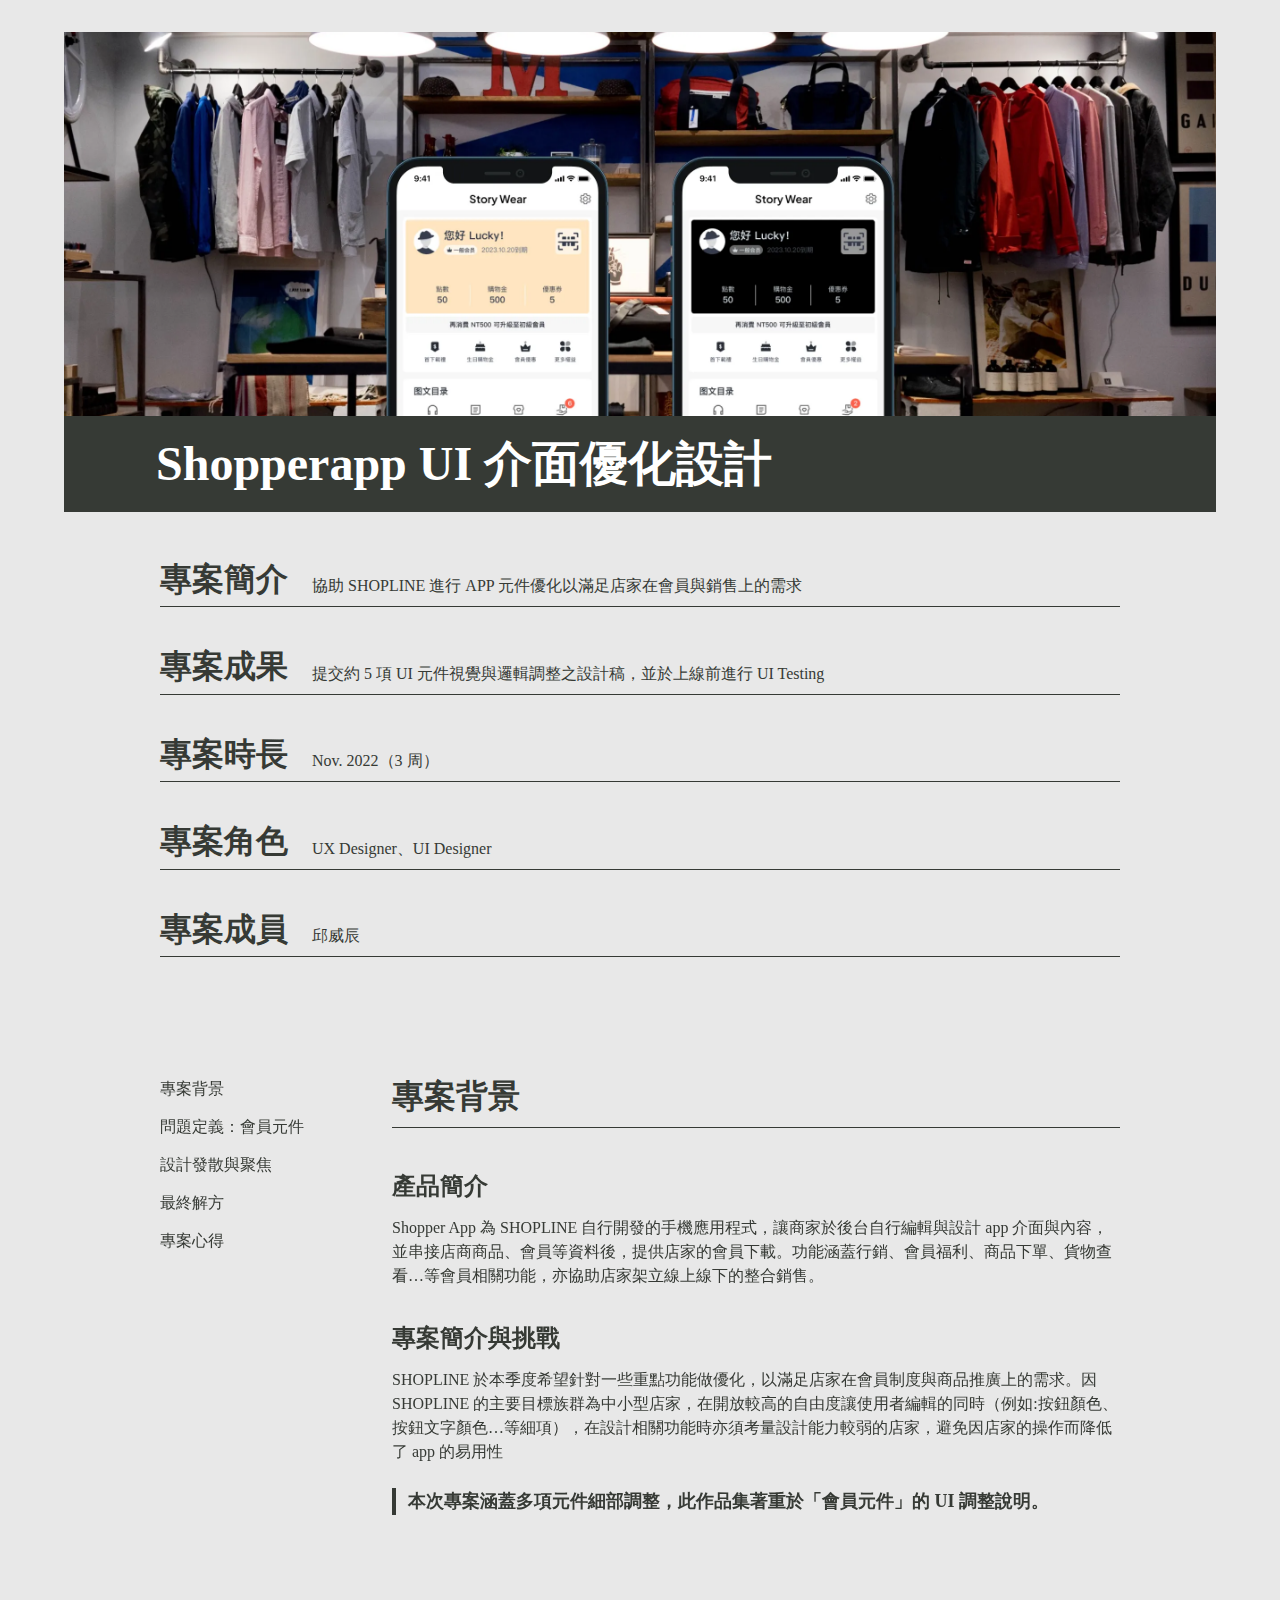
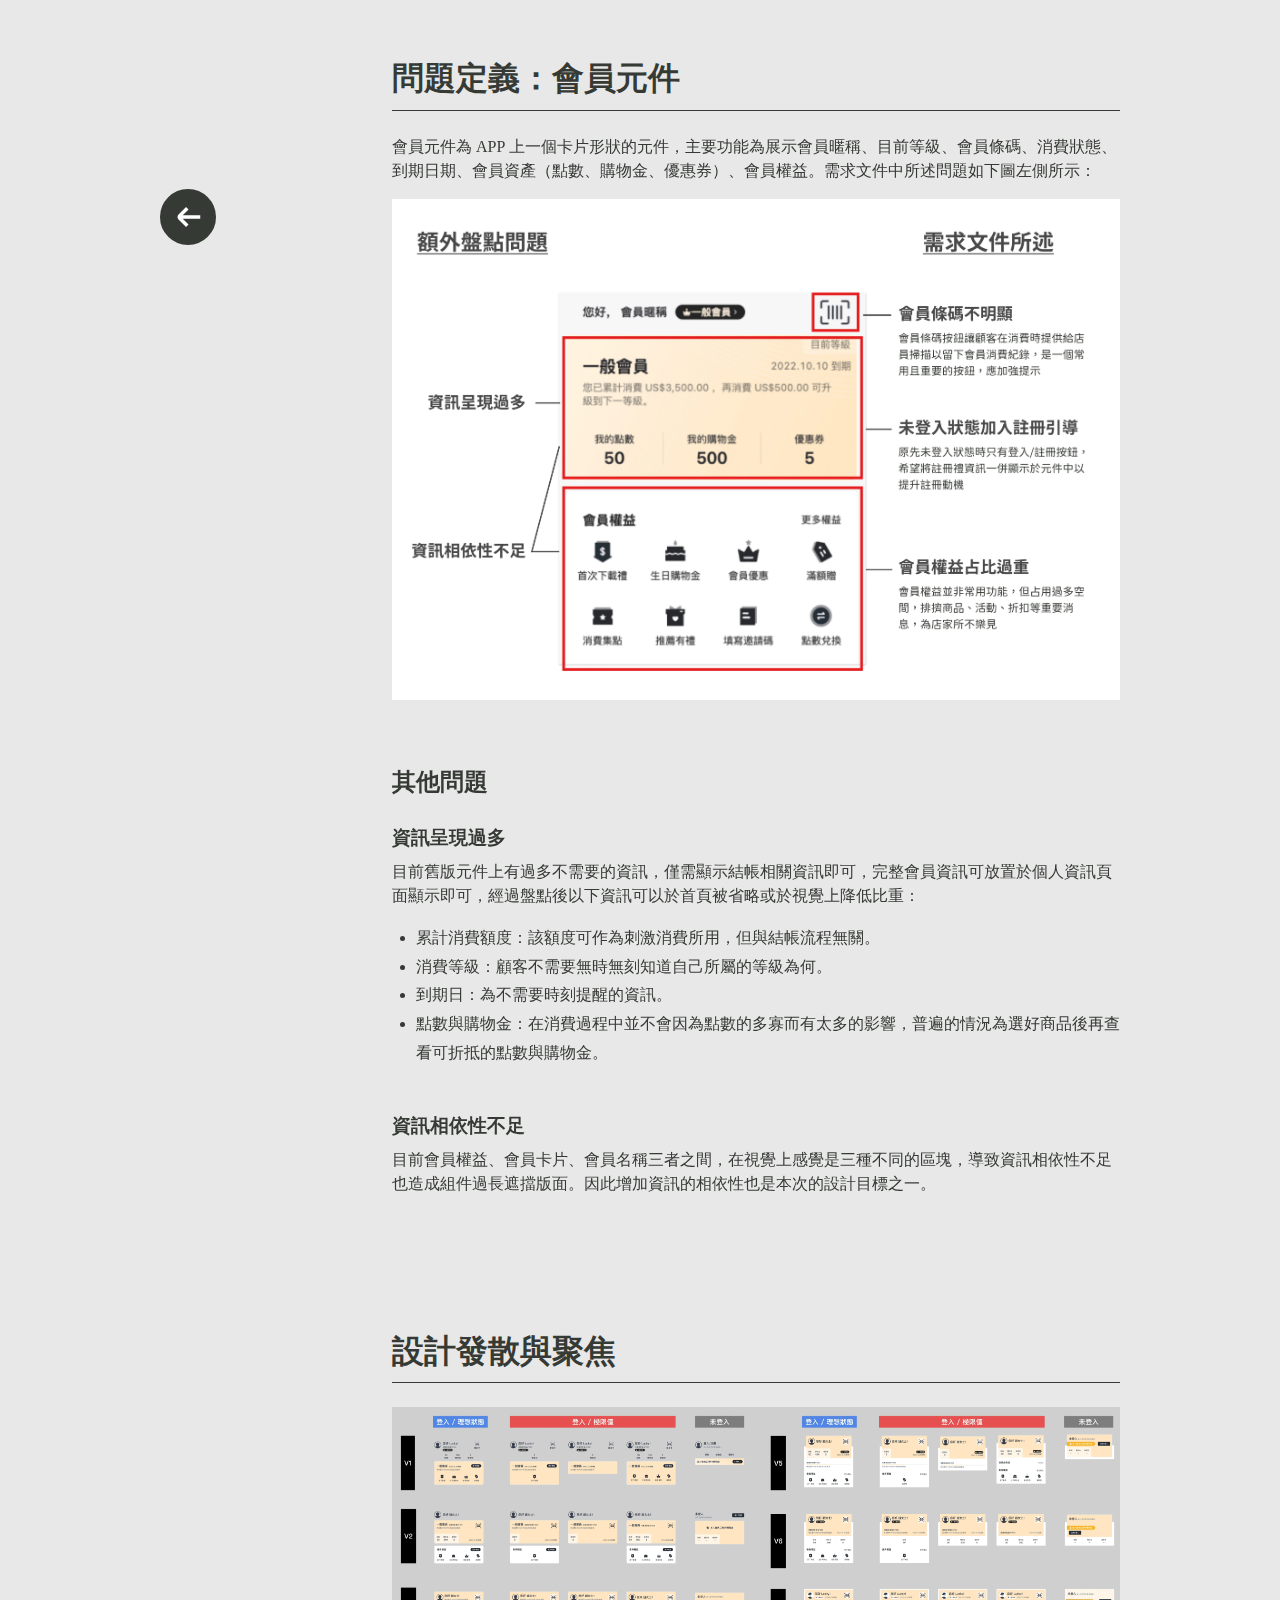
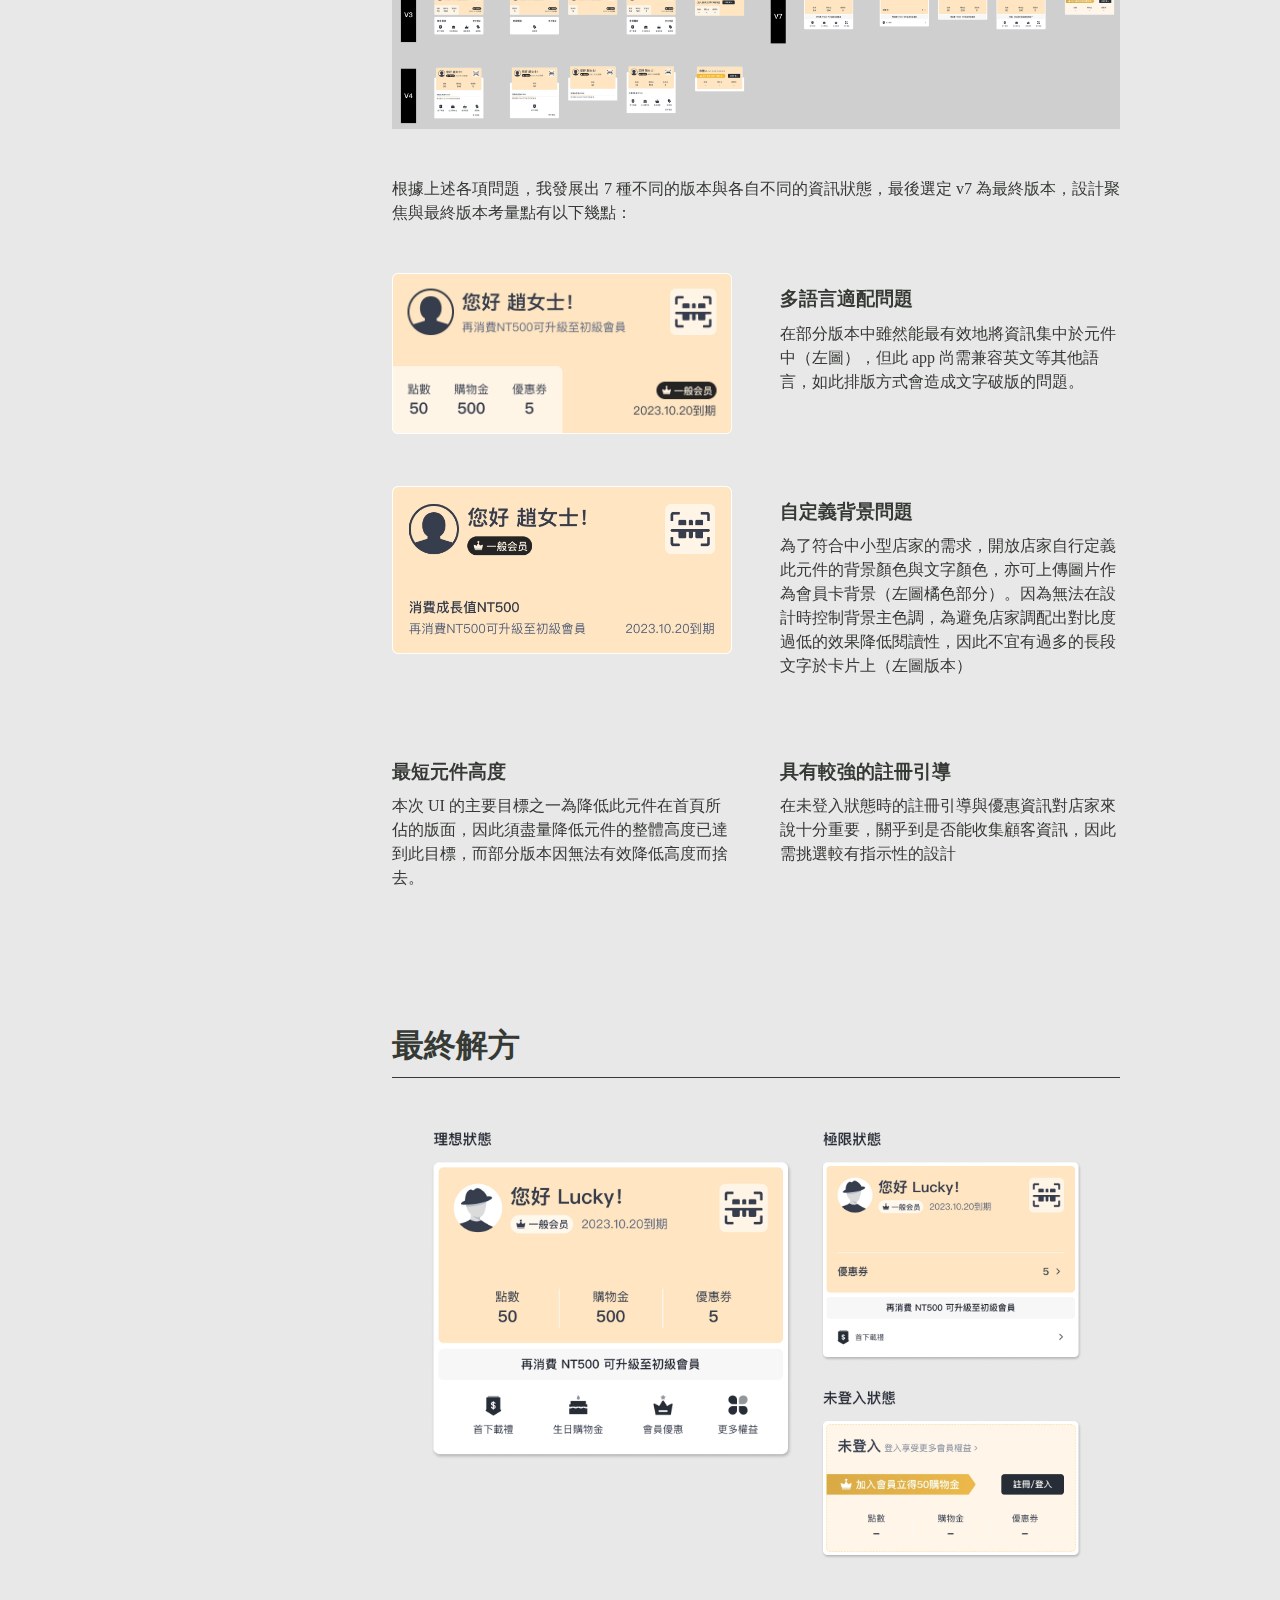
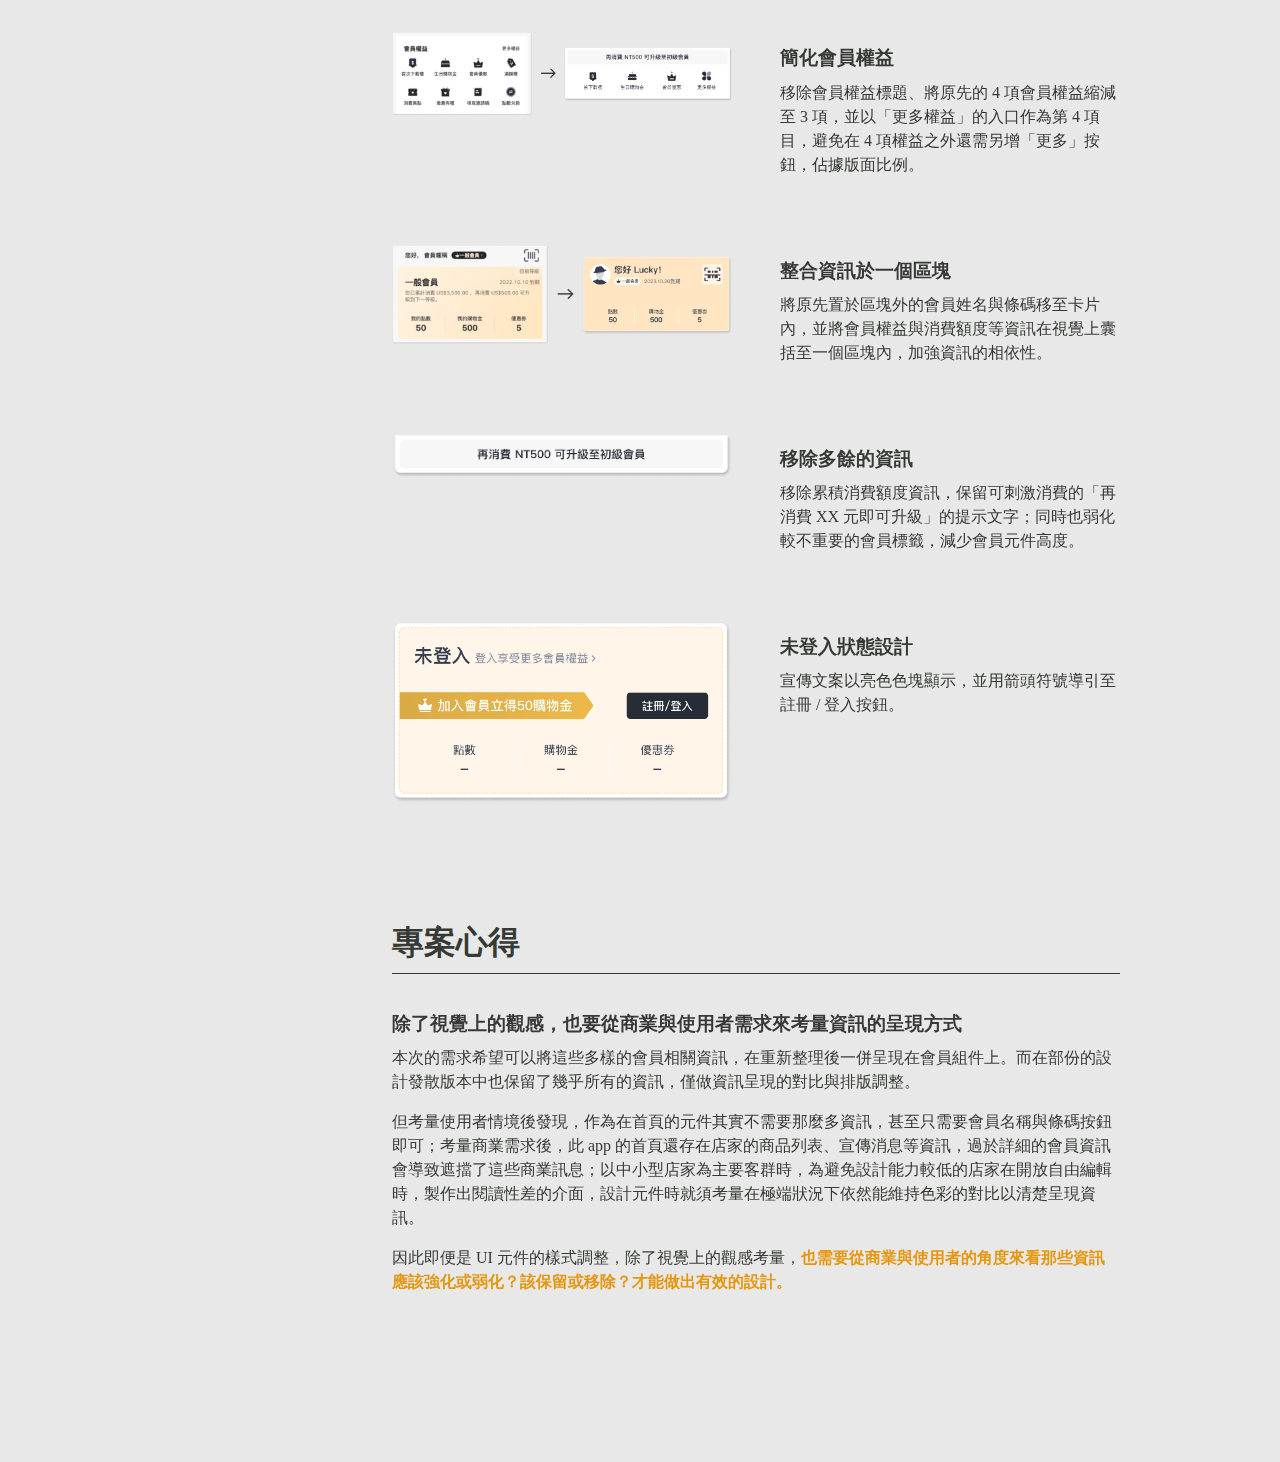
<file: project/projectSLUI.html>
<!DOCTYPE html>
<html lang="en">
  <head>
    <meta charset="UTF-8" />
    <meta name="viewport" content="width=device-width, initial-scale=1.0" />

    <meta
      name="description"
      content="協助 SHOPLINE 進行 APP 元件優化以滿足店家在會員與銷售上的需求"
    />
    <meta
      property="og:url"
      content="https://winchiuwc.com/project/projectSLUI.html"
    />
    <meta property="og:image" content="https://i.imgur.com/mF7AF1W.jpg" />
    <meta property="og:type" content="website" />
    <meta property="og:title" content="Shopperapp UI 介面優化設計" />
    <meta
      property="og:description"
      content="協助 SHOPLINE 進行 APP 元件優化以滿足店家在會員與銷售上的需求"
    />

    <title>Shopperapp UI 介面優化設計</title>
    <link rel="icon" href="../asset/img/favicon.png" type="image/png" />

    <link rel="stylesheet" href="../css/style.css" />
    <script
      src="https://code.jquery.com/jquery-3.6.4.min.js"
      integrity="sha256-oP6HI9z1XaZNBrJURtCoUT5SUnxFr8s3BzRl+cbzUq8="
      crossorigin="anonymous"
    ></script>
    <script src="../util/viewportdetector.min.js" defer></script>
    <script src="../util/anchorGenerator.js" defer></script>
  </head>
  <body id="projectSection">
    <a href="/" class="returnBtn returnBtn--smScreen"
      ><img src="../asset/img/returnButton.svg" alt="returnBtn"
    /></a>
    <article class="header">
      <div
        class="coverImg"
        style="
          background-image: url('../asset/img/projectImg/project_SLUI-cover.webp');
        "
      >
        <h1>Shopperapp UI 介面優化設計</h1>
      </div>
      <div class="projectDescription">
        <div class="projectDescription__block">
          <h2>專案簡介</h2>
          <p>協助 SHOPLINE 進行 APP 元件優化以滿足店家在會員與銷售上的需求</p>
        </div>
        <div class="projectDescription__block">
          <h2>專案成果</h2>
          <p>
            提交約 5 項 UI 元件視覺與邏輯調整之設計稿，並於上線前進行 UI Testing
          </p>
        </div>
        <div class="projectDescription__block">
          <h2>專案時長</h2>
          <p>Nov. 2022（3 周）</p>
        </div>
        <div class="projectDescription__block">
          <h2>專案角色</h2>
          <p>UX Designer、UI Designer</p>
        </div>
        <div class="projectDescription__block">
          <h2>專案成員</h2>
          <p>邱威辰</p>
        </div>
      </div>
    </article>
    <article class="projectContentContainer">
      <div class="anchorSection">
        <a href="/" class="returnBtn returnBtn--bgScreen"
          ><img src="../asset/img/returnButton.svg" alt="returnBtn"
        /></a>
      </div>
      <div class="contentSection">
        <div class="contentContainer">
          <h2 class="title title--1">專案背景</h2>
          <div class="flexbox flexbox__vertical">
            <div class="pContainer">
              <h3 class="semiTitle">產品簡介</h3>
              <p>
                Shopper App 為 SHOPLINE
                自行開發的手機應用程式，讓商家於後台自行編輯與設計 app
                介面與內容，並串接店商商品、會員等資料後，提供店家的會員下載。功能涵蓋行銷、會員福利、商品下單、貨物查看…等會員相關功能，亦協助店家架立線上線下的整合銷售。
              </p>
              <h3 class="semiTitle">專案簡介與挑戰</h3>
              <p>
                SHOPLINE
                於本季度希望針對一些重點功能做優化，以滿足店家在會員制度與商品推廣上的需求。因
                SHOPLINE
                的主要目標族群為中小型店家，在開放較高的自由度讓使用者編輯的同時（例如:按鈕顏色、按鈕文字顏色…等細項），在設計相關功能時亦須考量設計能力較弱的店家，避免因店家的操作而降低了
                app 的易用性
              </p>
              <h4 class="smallTitle quote">
                本次專案涵蓋多項元件細部調整，此作品集著重於「會員元件」的 UI
                調整說明。
              </h4>
            </div>
          </div>
        </div>
        <div class="contentContainer">
          <h2 class="title title--2">問題定義：會員元件</h2>
          <div class="flexbox flexbox__vertical">
            <div class="pContainer">
              <p>
                會員元件為 APP
                上一個卡片形狀的元件，主要功能為展示會員暱稱、目前等級、會員條碼、消費狀態、到期日期、會員資產（點數、購物金、優惠券）、會員權益。需求文件中所述問題如下圖左側所示：
              </p>
            </div>
            <img
              src="../asset/img/projectImg/project_SLUI-define.webp"
              alt="SLUI-Define"
              class="flexboxImg flexboxImg__vertical flexboxImg__vertical--middle"
            />
            <div class="pContainer pContainer--top">
              <h3 class="semiTitle">其他問題</h3>
              <h4 class="smallTitle">資訊呈現過多</h4>
              <p>
                目前舊版元件上有過多不需要的資訊，僅需顯示結帳相關資訊即可，完整會員資訊可放置於個人資訊頁面顯示即可，經過盤點後以下資訊可以於首頁被省略或於視覺上降低比重：
              </p>
              <ul>
                <li>
                  累計消費額度：該額度可作為刺激消費所用，但與結帳流程無關。
                </li>
                <li>消費等級：顧客不需要無時無刻知道自己所屬的等級為何。</li>
                <li>到期日：為不需要時刻提醒的資訊。</li>
                <li>
                  點數與購物金：在消費過程中並不會因為點數的多寡而有太多的影響，普遍的情況為選好商品後再查看可折抵的點數與購物金。
                </li>
              </ul>
            </div>
            <div class="pContainer">
              <h4 class="smallTitle">資訊相依性不足</h4>
              <p>
                目前會員權益、會員卡片、會員名稱三者之間，在視覺上感覺是三種不同的區塊，導致資訊相依性不足也造成組件過長遮擋版面。因此增加資訊的相依性也是本次的設計目標之一。
              </p>
            </div>
          </div>
        </div>
        <div class="contentContainer">
          <h2 class="title title--3">設計發散與聚焦</h2>
          <div class="flexbox flexbox__vertical">
            <img
              src="../asset/img/projectImg/project_SLUI-ideate.webp"
              alt="SLUI-Ideate"
              class="flexboxImg flexboxImg__vertical flexboxImg__vertical--middle"
            />
            <div class="pContainer pContainer--top">
              <p>
                根據上述各項問題，我發展出 7
                種不同的版本與各自不同的資訊狀態，最後選定 v7
                為最終版本，設計聚焦與最終版本考量點有以下幾點：
              </p>
            </div>
          </div>
          <div class="flexbox flexbox__horizontal flexbox__horizontal--middle">
            <img
              src="../asset/img/projectImg/project_SLUI-multilanguageProblem.webp"
              alt="SLUI-MultiLanguageProblem"
              class="flexboxImg flexboxImg__horizontal flexboxImg__horizontal--left"
            />
            <div class="pContainer">
              <h4 class="smallTitle">多語言適配問題</h4>
              <p>
                在部分版本中雖然能最有效地將資訊集中於元件中（左圖），但此 app
                尚需兼容英文等其他語言，如此排版方式會造成文字破版的問題。
              </p>
            </div>
          </div>
          <div class="flexbox flexbox__horizontal flexbox__horizontal--middle">
            <img
              src="../asset/img/projectImg/project_SLUI-bgProblem.webp"
              alt="SLUI-BgProblem"
              class="flexboxImg flexboxImg__horizontal flexboxImg__horizontal--left"
            />
            <div class="pContainer">
              <h4 class="smallTitle">自定義背景問題</h4>
              <p>
                為了符合中小型店家的需求，開放店家自行定義此元件的背景顏色與文字顏色，亦可上傳圖片作為會員卡背景（左圖橘色部分）。因為無法在設計時控制背景主色調，為避免店家調配出對比度過低的效果降低閱讀性，因此不宜有過多的長段文字於卡片上（左圖版本）
              </p>
            </div>
          </div>
          <div class="flexbox flexbox__horizontal">
            <div class="pContainer pContainer--left">
              <h4 class="smallTitle">最短元件高度</h4>
              <p>
                本次 UI
                的主要目標之一為降低此元件在首頁所佔的版面，因此須盡量降低元件的整體高度已達到此目標，而部分版本因無法有效降低高度而捨去。
              </p>
            </div>
            <div class="pContainer">
              <h4 class="smallTitle">具有較強的註冊引導</h4>
              <p>
                在未登入狀態時的註冊引導與優惠資訊對店家來說十分重要，關乎到是否能收集顧客資訊，因此需挑選較有指示性的設計
              </p>
            </div>
          </div>
        </div>
        <div class="contentContainer">
          <h2 class="title title--4">最終解方</h2>
          <div class="flexbox flexbox__vertical">
            <img
              src="../asset/img/projectImg/project_SLUI-finalSolution.webp"
              alt="SLUI-FinalSolution"
              class="flexboxImg flexboxImg__vertical flexboxImg__vertical--middle"
            />
          </div>
          <div class="flexbox flexbox__horizontal flexbox__horizontal--middle">
            <img
              src="../asset/img/projectImg/project_SLUI-memberFix.webp"
              alt="SLUI-MemberFix"
              class="flexboxImg flexboxImg__horizontal flexboxImg__horizontal--left"
            />
            <div class="pContainer">
              <h4 class="smallTitle">簡化會員權益</h4>
              <p>
                移除會員權益標題、將原先的 4 項會員權益縮減至 3
                項，並以「更多權益」的入口作為第 4 項目，避免在 4
                項權益之外還需另增「更多」按鈕，佔據版面比例。
              </p>
            </div>
          </div>

          <div class="flexbox flexbox__horizontal flexbox__horizontal--middle">
            <img
              src="../asset/img/projectImg/project_SLUI-infoFix.webp"
              alt="SLUI-InfoFix"
              class="flexboxImg flexboxImg__horizontal flexboxImg__horizontal--left"
            />
            <div class="pContainer">
              <h4 class="smallTitle">整合資訊於一個區塊</h4>
              <p>
                將原先置於區塊外的會員姓名與條碼移至卡片內，並將會員權益與消費額度等資訊在視覺上囊括至一個區塊內，加強資訊的相依性。
              </p>
            </div>
          </div>
          <div class="flexbox flexbox__horizontal flexbox__horizontal--middle">
            <img
              src="../asset/img/projectImg/project_SLUI-infoRemove.webp"
              alt="SLUI-InfoRemove"
              class="flexboxImg flexboxImg__horizontal flexboxImg__horizontal--left"
            />
            <div class="pContainer">
              <h4 class="smallTitle">移除多餘的資訊</h4>
              <p>
                移除累積消費額度資訊，保留可刺激消費的「再消費 XX
                元即可升級」的提示文字；同時也弱化較不重要的會員標籤，減少會員元件高度。
              </p>
            </div>
          </div>
          <div class="flexbox flexbox__horizontal flexbox__horizontal--middle">
            <img
              src="../asset/img/projectImg/project_SLUI-loginFix.webp"
              alt="SLUI-LoginFix"
              class="flexboxImg flexboxImg__horizontal flexboxImg__horizontal--left"
            />
            <div class="pContainer">
              <h4 class="smallTitle">未登入狀態設計</h4>
              <p>宣傳文案以亮色色塊顯示，並用箭頭符號導引至註冊 / 登入按鈕。</p>
            </div>
          </div>
        </div>
        <div class="contentContainer">
          <h2 class="title title--5">專案心得</h2>
          <div class="flexbox flexbox__vertical">
            <div class="pContainer">
              <h4 class="smallTitle">
                除了視覺上的觀感，也要從商業與使用者需求來考量資訊的呈現方式
              </h4>
              <p>
                本次的需求希望可以將這些多樣的會員相關資訊，在重新整理後一併呈現在會員組件上。而在部份的設計發散版本中也保留了幾乎所有的資訊，僅做資訊呈現的對比與排版調整。
              </p>
              <p>
                但考量使用者情境後發現，作為在首頁的元件其實不需要那麼多資訊，甚至只需要會員名稱與條碼按鈕即可；考量商業需求後，此
                app
                的首頁還存在店家的商品列表、宣傳消息等資訊，過於詳細的會員資訊會導致遮擋了這些商業訊息；以中小型店家為主要客群時，為避免設計能力較低的店家在開放自由編輯時，製作出閱讀性差的介面，設計元件時就須考量在極端狀況下依然能維持色彩的對比以清楚呈現資訊。
              </p>
              <p>
                因此即便是 UI 元件的樣式調整，除了視覺上的觀感考量，<span
                  class="highlight"
                  >也需要從商業與使用者的角度來看那些資訊應該強化或弱化？該保留或移除？才能做出有效的設計。</span
                >
              </p>
            </div>
          </div>
        </div>
      </div>
    </article>
  </body>
</html>
</file>
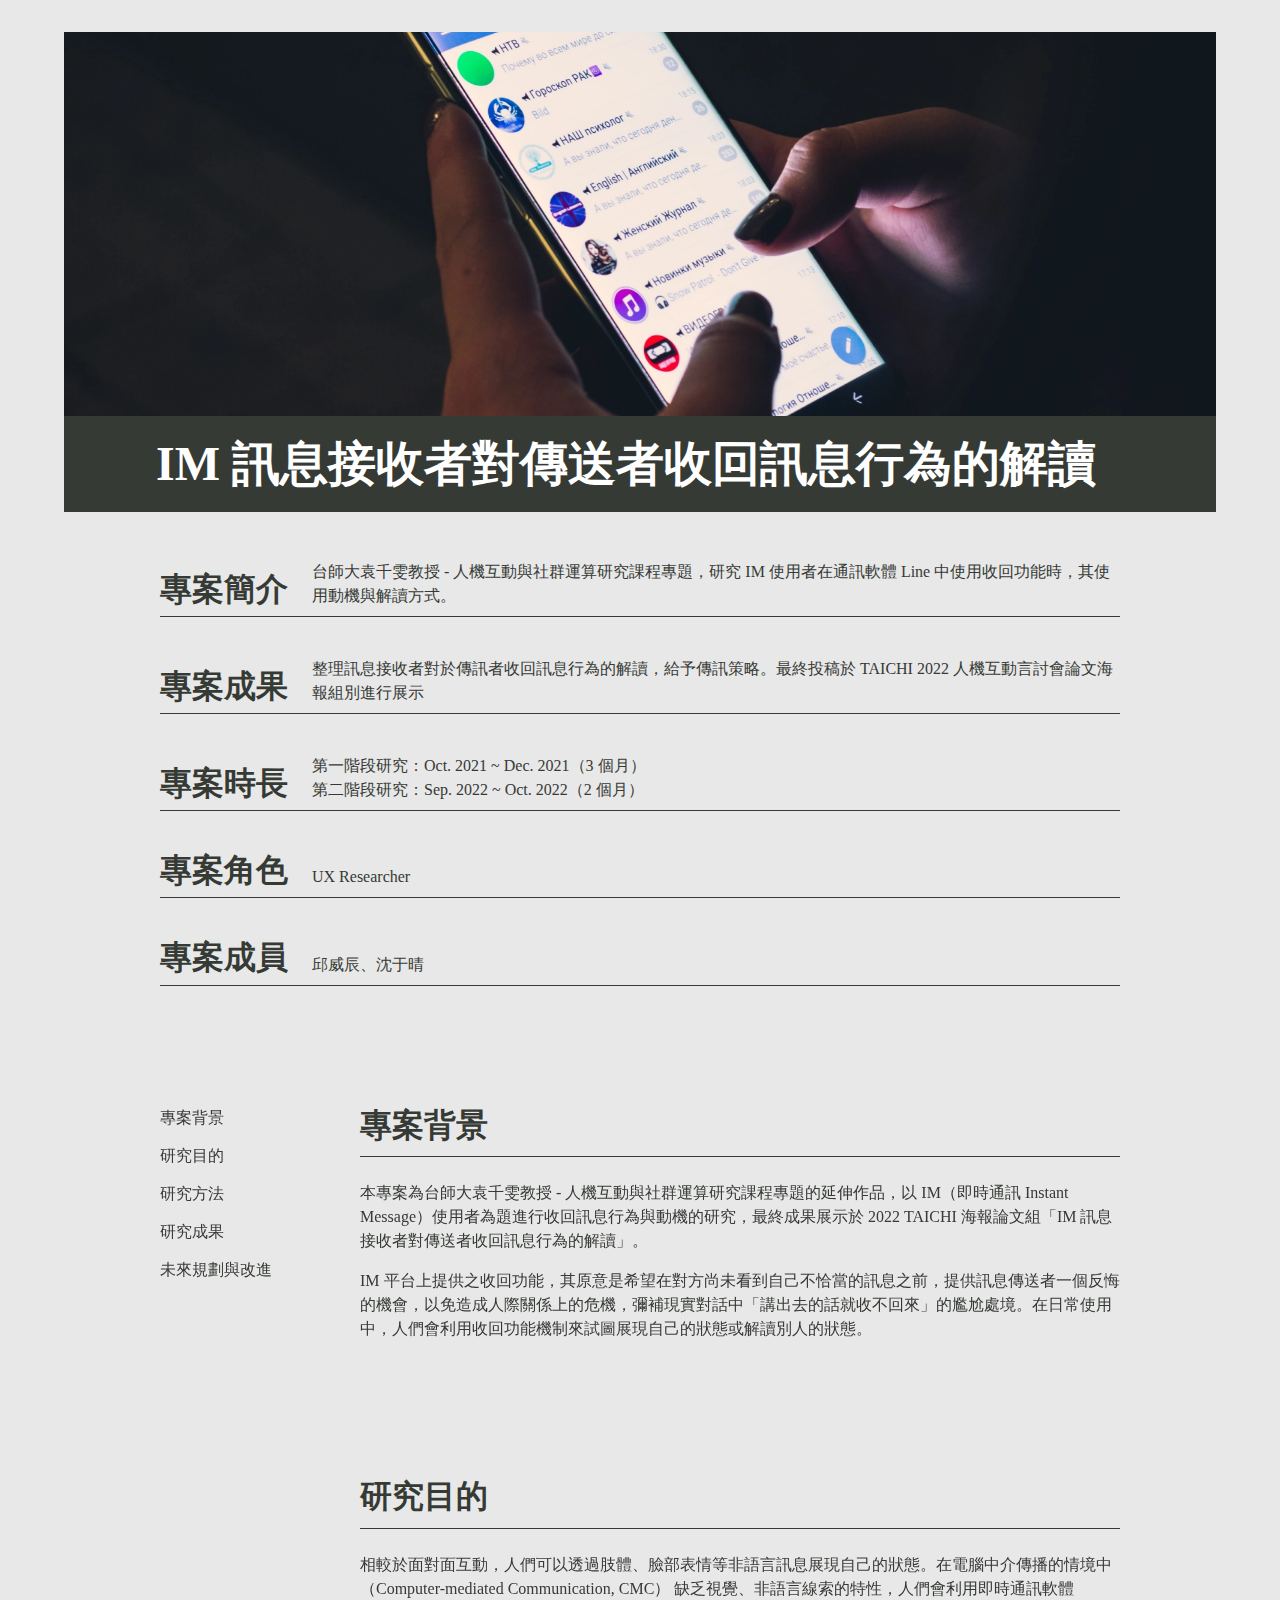
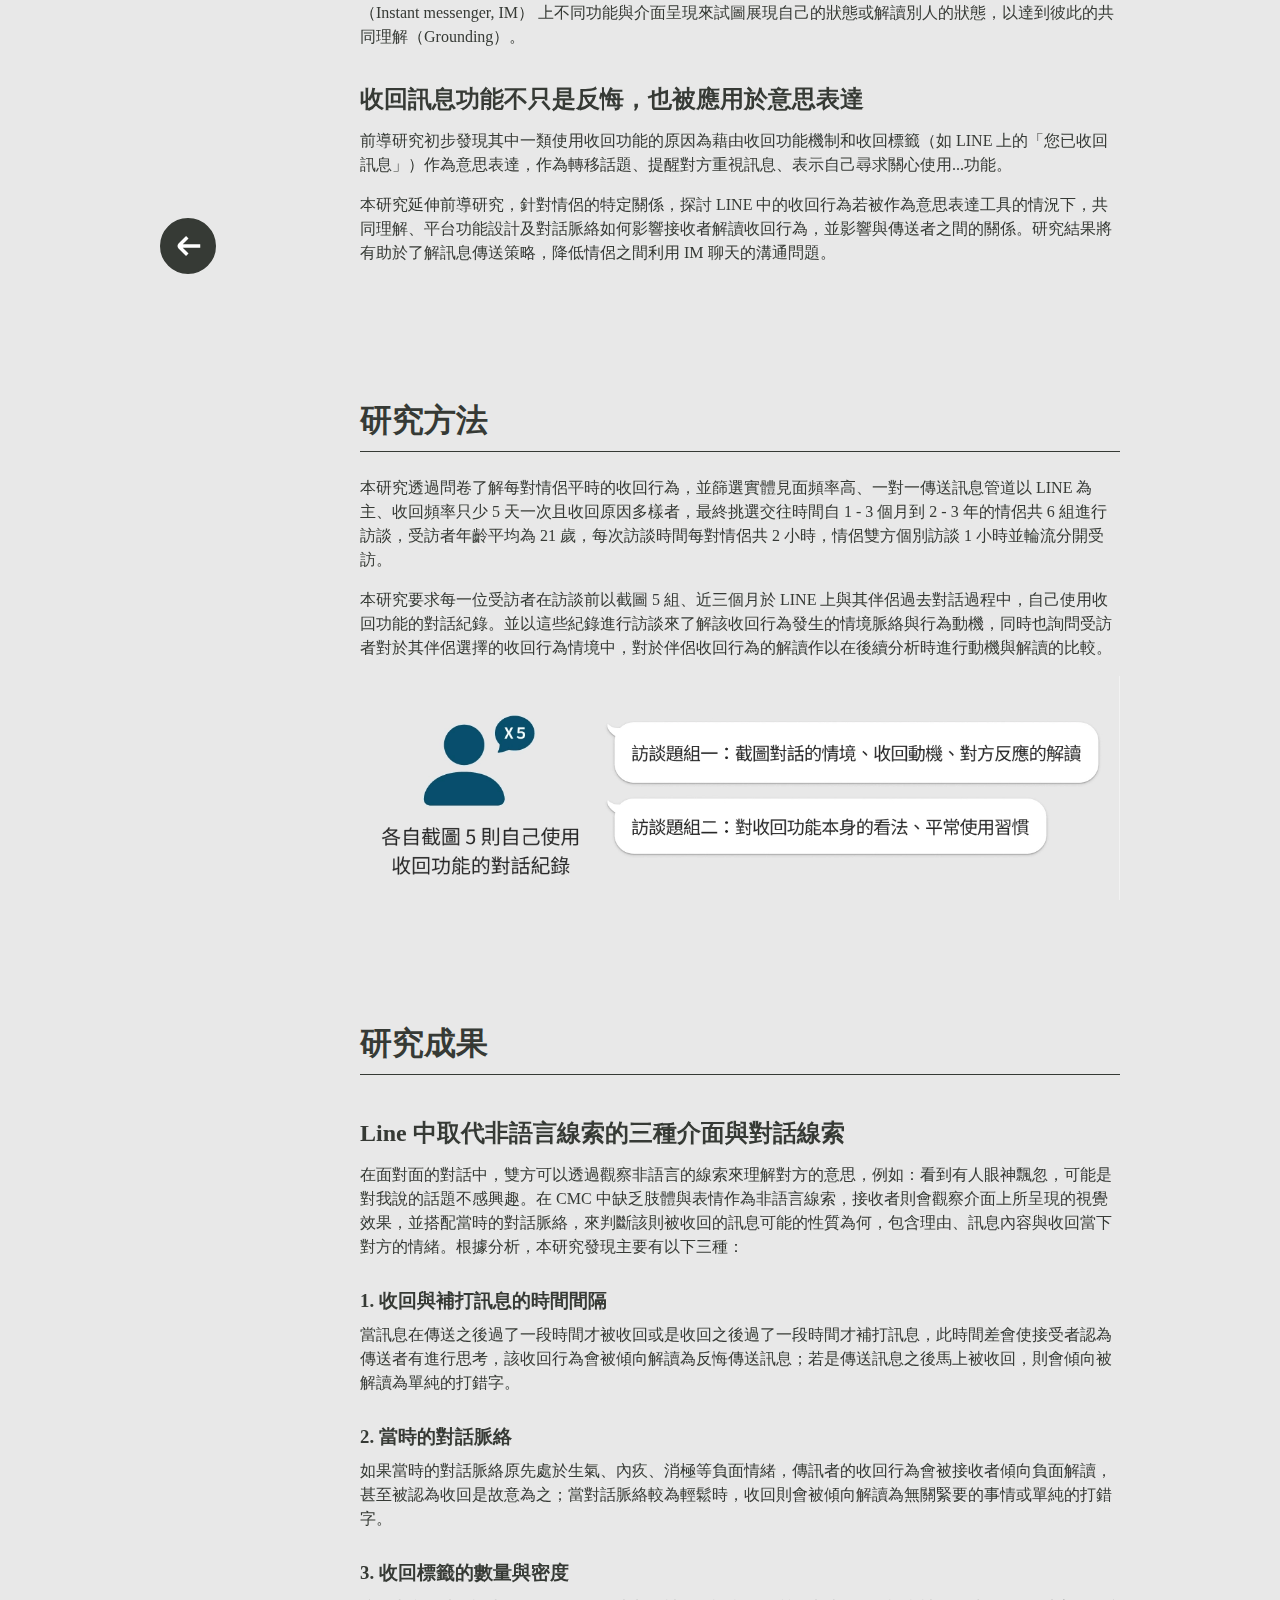
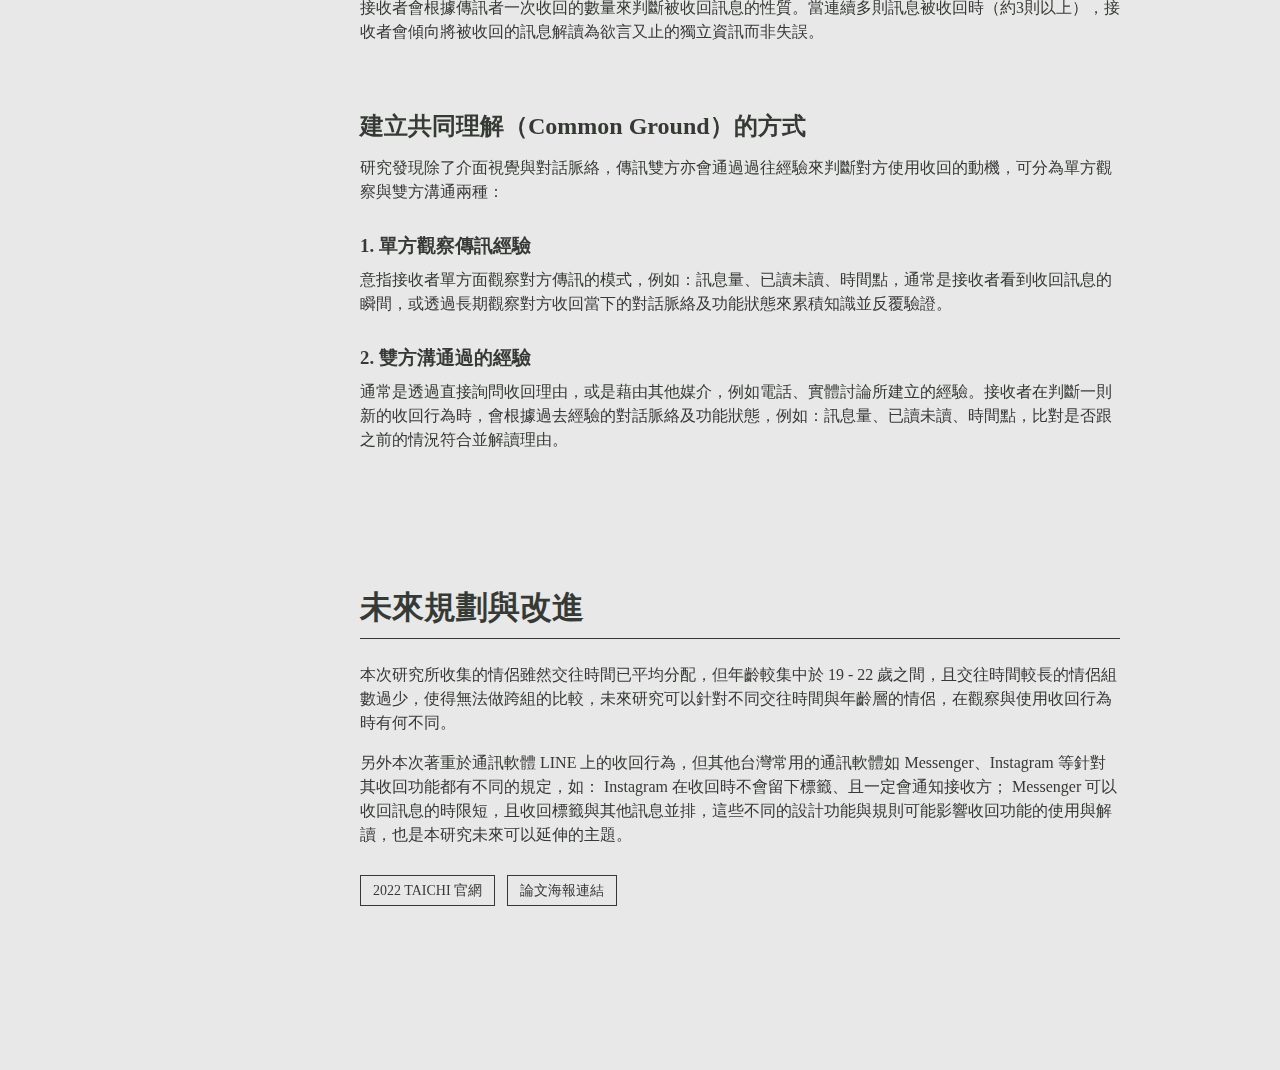
<file: project/projectTAICHI.html>
<!DOCTYPE html>
<html lang="en">
  <head>
    <meta charset="UTF-8" />
    <meta name="viewport" content="width=device-width, initial-scale=1.0" />

    <meta
      name="description"
      content="台師大袁千雯教授 - 人機互動與社群運算研究課程專題，研究 IM 使用者在通訊軟體 Line 中使用收回功能時，其使用動機與解讀方式。"
    />
    <meta
      property="og:url"
      content="https://winchiuwc.com/project/projectTAICHI.html"
    />
    <meta property="og:image" content="https://i.imgur.com/mF7AF1W.jpg" />
    <meta property="og:type" content="website" />
    <meta
      property="og:title"
      content="IM 訊息接收者對傳送者收回訊息行為的解讀"
    />
    <meta
      property="og:description"
      content="台師大袁千雯教授 - 人機互動與社群運算研究課程專題，研究 IM 使用者在通訊軟體 Line 中使用收回功能時，其使用動機與解讀方式。"
    />

    <link rel="stylesheet" href="../css/style.css" />
    <script
      src="https://code.jquery.com/jquery-3.6.4.min.js"
      integrity="sha256-oP6HI9z1XaZNBrJURtCoUT5SUnxFr8s3BzRl+cbzUq8="
      crossorigin="anonymous"
    ></script>
    <script src="../util/viewportdetector.min.js" defer></script>
    <script src="../util/anchorGenerator.js" defer></script>
    <title>IM 訊息接收者對傳送者收回訊息行為的解讀</title>
    <link rel="icon" href="../asset/img/favicon.png" type="image/png" />
  </head>
  <body id="projectSection">
    <a href="/" class="returnBtn returnBtn--smScreen"
      ><img src="../asset/img/returnButton.svg" alt="returnBtn"
    /></a>
    <article class="header">
      <div
        class="coverImg"
        style="
          background-image: url('../asset/img/projectImg/project_taichi-cover.webp');
        "
      >
        <h1>IM 訊息接收者對傳送者收回訊息行為的解讀</h1>
      </div>
      <div class="projectDescription">
        <div class="projectDescription__block">
          <h2>專案簡介</h2>
          <p>
            台師大袁千雯教授 - 人機互動與社群運算研究課程專題，研究 IM
            使用者在通訊軟體 Line 中使用收回功能時，其使用動機與解讀方式。
          </p>
        </div>
        <div class="projectDescription__block">
          <h2>專案成果</h2>
          <p>
            整理訊息接收者對於傳訊者收回訊息行為的解讀，給予傳訊策略。最終投稿於
            TAICHI 2022 人機互動言討會論文海報組別進行展示
          </p>
        </div>
        <div class="projectDescription__block">
          <h2>專案時長</h2>
          <p>
            第一階段研究：Oct. 2021 ~ Dec. 2021（3 個月）<br />第二階段研究：Sep.
            2022 ~ Oct. 2022（2 個月）
          </p>
        </div>
        <div class="projectDescription__block">
          <h2>專案角色</h2>
          <p>UX Researcher</p>
        </div>
        <div class="projectDescription__block">
          <h2>專案成員</h2>
          <p>邱威辰、沈于晴</p>
        </div>
      </div>
    </article>
    <article class="projectContentContainer">
      <div class="anchorSection">
        <a href="/" class="returnBtn returnBtn--bgScreen"
          ><img src="../asset/img/returnButton.svg" alt="returnBtn"
        /></a>
      </div>
      <div class="contentSection">
        <div class="contentContainer">
          <h2 class="title title--1">專案背景</h2>
          <div class="flexbox">
            <div class="pContainer">
              <p>
                本專案為台師大袁千雯教授 -
                人機互動與社群運算研究課程專題的延伸作品，以 IM（即時通訊
                Instant
                Message）使用者為題進行收回訊息行為與動機的研究，最終成果展示於
                2022 TAICHI 海報論文組「IM
                訊息接收者對傳送者收回訊息行為的解讀」。
              </p>
              <p>
                IM
                平台上提供之收回功能，其原意是希望在對方尚未看到自己不恰當的訊息之前，提供訊息傳送者一個反悔的機會，以免造成人際關係上的危機，彌補現實對話中「講出去的話就收不回來」的尷尬處境。在日常使用中，人們會利用收回功能機制來試圖展現自己的狀態或解讀別人的狀態。
              </p>
            </div>
          </div>
        </div>
        <div class="contentContainer">
          <h2 class="title title--2">研究目的</h2>
          <div class="flexbox">
            <div class="pContainer">
              <p>
                相較於面對面互動，人們可以透過肢體、臉部表情等非語言訊息展現自己的狀態。在電腦中介傳播的情境中（Computer-mediated
                Communication, CMC）
                缺乏視覺、非語言線索的特性，人們會利用即時通訊軟體（Instant
                messenger, IM）
                上不同功能與介面呈現來試圖展現自己的狀態或解讀別人的狀態，以達到彼此的共同理解（Grounding）。
              </p>
              <h3 class="semiTitle">
                收回訊息功能不只是反悔，也被應用於意思表達
              </h3>
              <p>
                前導研究初步發現其中一類使用收回功能的原因為藉由收回功能機制和收回標籤（如
                LINE
                上的「您已收回訊息」）作為意思表達，作為轉移話題、提醒對方重視訊息、表示自己尋求關心使用...功能。
              </p>
              <p>
                本研究延伸前導研究，針對情侶的特定關係，探討 LINE
                中的收回行為若被作為意思表達工具的情況下，共同理解、平台功能設計及對話脈絡如何影響接收者解讀收回行為，並影響與傳送者之間的關係。研究結果將有助於了解訊息傳送策略，降低情侶之間利用
                IM 聊天的溝通問題。
              </p>
            </div>
          </div>
        </div>
        <div class="contentContainer">
          <h2 class="title title--3">研究方法</h2>
          <div class="flexbox">
            <div class="pContainer">
              <p>
                本研究透過問卷了解每對情侶平時的收回行為，並篩選實體見面頻率高、一對一傳送訊息管道以
                LINE 為主、收回頻率只少 5
                天一次且收回原因多樣者，最終挑選交往時間自 1 - 3 個月到 2 - 3
                年的情侶共 6 組進行訪談，受訪者年齡平均為 21
                歲，每次訪談時間每對情侶共 2 小時，情侶雙方個別訪談 1
                小時並輪流分開受訪。
              </p>
              <p>
                本研究要求每一位受訪者在訪談前以截圖 5 組、近三個月於 LINE
                上與其伴侶過去對話過程中，自己使用收回功能的對話紀錄。並以這些紀錄進行訪談來了解該收回行為發生的情境脈絡與行為動機，同時也詢問受訪者對於其伴侶選擇的收回行為情境中，對於伴侶收回行為的解讀作以在後續分析時進行動機與解讀的比較。
              </p>
            </div>
            <img
              src="../asset/img/projectImg/project_taichi-1.webp"
              alt="TaiChi-1"
              class="flexboxImg flexboxImg__vertical"
            />
          </div>
        </div>
        <div class="contentContainer">
          <h2 class="title title--4">研究成果</h2>
          <div class="flexbox">
            <div class="pContainer pContainer--top">
              <h3 class="semiTitle">
                Line 中取代非語言線索的三種介面與對話線索
              </h3>
              <p>
                在面對面的對話中，雙方可以透過觀察非語言的線索來理解對方的意思，例如：看到有人眼神飄忽，可能是對我說的話題不感興趣。在
                CMC
                中缺乏肢體與表情作為非語言線索，接收者則會觀察介面上所呈現的視覺效果，並搭配當時的對話脈絡，來判斷該則被收回的訊息可能的性質為何，包含理由、訊息內容與收回當下對方的情緒。根據分析，本研究發現主要有以下三種：
              </p>
              <h4 class="smallTitle">1. 收回與補打訊息的時間間隔</h4>
              <p>
                當訊息在傳送之後過了一段時間才被收回或是收回之後過了一段時間才補打訊息，此時間差會使接受者認為傳送者有進行思考，該收回行為會被傾向解讀為反悔傳送訊息；若是傳送訊息之後馬上被收回，則會傾向被解讀為單純的打錯字。
              </p>
              <h4 class="smallTitle">2. 當時的對話脈絡</h4>
              <p>
                如果當時的對話脈絡原先處於生氣、內疚、消極等負面情緒，傳訊者的收回行為會被接收者傾向負面解讀，甚至被認為收回是故意為之；當對話脈絡較為輕鬆時，收回則會被傾向解讀為無關緊要的事情或單純的打錯字。
              </p>
              <h4 class="smallTitle">3. 收回標籤的數量與密度</h4>
              <p>
                接收者會根據傳訊者一次收回的數量來判斷被收回訊息的性質。當連續多則訊息被收回時（約3則以上），接收者會傾向將被收回的訊息解讀為欲言又止的獨立資訊而非失誤。
              </p>
            </div>
            <div class="pContainer">
              <h3 class="semiTitle">建立共同理解（Common Ground）的方式</h3>
              <p>
                研究發現除了介面視覺與對話脈絡，傳訊雙方亦會通過過往經驗來判斷對方使用收回的動機，可分為單方觀察與雙方溝通兩種：
              </p>
              <h4 class="smallTitle">1. 單方觀察傳訊經驗</h4>
              <p>
                意指接收者單方面觀察對方傳訊的模式，例如：訊息量、已讀未讀、時間點，通常是接收者看到收回訊息的瞬間，或透過長期觀察對方收回當下的對話脈絡及功能狀態來累積知識並反覆驗證。
              </p>
              <h4 class="smallTitle">2. 雙方溝通過的經驗</h4>
              <p>
                通常是透過直接詢問收回理由，或是藉由其他媒介，例如電話、實體討論所建立的經驗。接收者在判斷一則新的收回行為時，會根據過去經驗的對話脈絡及功能狀態，例如：訊息量、已讀未讀、時間點，比對是否跟之前的情況符合並解讀理由。
              </p>
            </div>
          </div>
        </div>
        <div class="contentContainer">
          <h2 class="title title--5">未來規劃與改進</h2>
          <div class="flexbox">
            <div class="pContainer">
              <p>
                本次研究所收集的情侶雖然交往時間已平均分配，但年齡較集中於 19 -
                22
                歲之間，且交往時間較長的情侶組數過少，使得無法做跨組的比較，未來研究可以針對不同交往時間與年齡層的情侶，在觀察與使用收回行為時有何不同。
              </p>
              <p>
                另外本次著重於通訊軟體 LINE
                上的收回行為，但其他台灣常用的通訊軟體如 Messenger、Instagram
                等針對其收回功能都有不同的規定，如： Instagram
                在收回時不會留下標籤、且一定會通知接收方； Messenger
                可以收回訊息的時限短，且收回標籤與其他訊息並排，這些不同的設計功能與規則可能影響收回功能的使用與解讀，也是本研究未來可以延伸的主題。
              </p>
              <div class="buttonGroup">
                <a
                  href="https://sites.google.com/nycu.edu.tw/taichi2022/home?authuser=0"
                  target="_blank"
                >
                  <p class="button">2022 TAICHI 官網</p></a
                >
                <a
                  href="https://drive.google.com/file/d/1cI0S_KCWYoxT3DvD1jzc0C0oGQ0VbR-t/view?usp=sharing"
                  target="_blank"
                >
                  <p class="button button--last">論文海報連結</p>
                </a>
              </div>
            </div>
          </div>
        </div>
      </div>
    </article>
  </body>
</html>
</file>
<file: css/style.css>
* {
  font-family: "TaipeiSansTCBeta-Regular";
  color: #363a35;
}

body {
  background-color: #e8e8e8;
  margin: 0;
  box-sizing: border-box;
  padding: 0;
  overflow-x: hidden;
  overflow-y: auto;
  scrollbar-gutter: unset;
}

html {
  scroll-behavior: smooth !important;
  height: -moz-fit-content;
  height: fit-content;
  font-size: 20px;
}
@media screen and (max-width: 1680px) {
  html {
    font-size: 16px;
  }
}

p {
  margin: 0;
}

.has-scroll-smooth [data-scroll-container] {
  transform: perspective(1px);
  display: flex;
  flex-direction: column;
  justify-content: flex-start;
  align-items: center;
}

.box {
  width: 80px;
  height: 80px;
  background-color: #e8e8e8;
  margin-right: 2px;
  flex-shrink: 0;
}
@media screen and (max-width: 1600px) {
  .box {
    width: 64px;
    height: 64px;
  }
}

.animationCanvas {
  position: fixed;
  width: 100vw;
  height: 100dvh;
  transition-duration: 2s;
}

.container {
  display: flex;
  flex-direction: row;
  align-items: center;
  justify-content: flex-start;
  margin-bottom: 2px;
  max-width: 100vw;
  overflow: hidden;
}

.titleSection {
  height: 100dvh;
  width: 100%;
  padding: 24px 40px 24px 40px;
  position: relative;
  box-sizing: border-box;
  margin: 0 auto;
  z-index: 10;
  display: flex;
  flex-direction: column;
  justify-content: space-between;
  align-items: center;
}
.titleSection .animateButtonGroup {
  display: flex;
  justify-content: center;
  align-items: center;
  flex-direction: row;
  width: 100%;
  height: -moz-fit-content;
  height: fit-content;
}
.titleSection .animateButtonGroup p {
  font-family: "Noto Sans TC", "PingFang TC";
  font-weight: 400;
  font-size: 14px;
  font-size: 0.875rem;
  line-height: 150%;
  margin: 0;
  color: #363a35;
  padding: 4px 12px;
  background-color: transparent;
  border: 1px solid #363a35;
  border-right: 0px;
}
.titleSection .animateButtonGroup .animateButton:hover {
  background-color: #e8e8e8;
  transition-duration: 0.3s;
}
.titleSection .animateButtonGroup .animateButton--active {
  background-color: #363a35;
  color: white;
}
.titleSection .animateButtonGroup .animateButton__animate3 {
  border-right: 1px solid #363a35;
}
.titleSection .contentGroup {
  position: relative;
  height: -moz-fit-content;
  height: fit-content;
  width: 100%;
  display: flex;
  flex-direction: column;
  justify-content: center;
  align-items: flex-start;
}
.titleSection .contentGroup .titleName {
  width: 100%;
  height: -moz-fit-content;
  height: fit-content;
  margin-bottom: 32px;
}
.titleSection .contentGroup .titleNameS {
  display: none;
}
.titleSection .contentGroup .line {
  width: 0%;
  height: 2px;
  background-color: #363a35;
  transition-duration: 1s;
}
.titleSection .contentGroup .line2 {
  height: 2px;
}
.titleSection .contentGroup .wordGroup {
  display: flex;
  flex-direction: row;
  justify-content: space-between;
  align-items: center;
  margin: 8px 0;
  width: 100%;
}
.titleSection .contentGroup .wordGroup .typed-cursor {
  display: none;
}
.titleSection .contentGroup .wordGroup h2 {
  font-family: "Noto Sans TC", "PingFang TC";
  font-weight: 600;
  font-size: 40px;
  font-size: 2.5rem;
  line-height: 120%;
  margin: 0;
  color: #363a35;
}
.titleSection .contentGroup .wordGroup .dot {
  display: none;
}
.titleSection .contentGroup .wordGroup p {
  font-family: "Noto Sans TC", "PingFang TC";
  font-weight: normal;
  font-size: 16px;
  font-size: 1rem;
  line-height: 150%;
  margin: 0;
  color: #363a35;
  text-align: right;
}
@media screen and (max-width: 992px) {
  .titleSection {
    padding: 24px 32px 24px 32px;
  }
  .titleSection .contentGroup .wordGroup {
    display: flex;
    flex-direction: column;
    justify-content: space-between;
    align-items: flex-start;
  }
  .titleSection .contentGroup .wordGroup h2 {
    margin-bottom: 12px;
  }
  .titleSection .contentGroup .wordGroup .tittleContentBr {
    display: none;
  }
  .titleSection .contentGroup .wordGroup .dot {
    display: inline-block;
  }
  .titleSection .contentGroup .wordGroup p {
    text-align: left;
  }
}
@media screen and (max-width: 414px) {
  .titleSection {
    padding: 24px 24px 16px 24px;
  }
  .titleSection .contentGroup .titleName {
    margin-bottom: 16px;
  }
  .titleSection .contentGroup .titleNameS {
    display: inline-block;
  }
  .titleSection .contentGroup .titleNameL {
    display: none;
  }
  .titleSection .contentGroup img {
    margin-bottom: 24px;
  }
  .titleSection .contentGroup .wordGroup h2 {
    font-family: "Noto Sans TC", "PingFang TC";
    font-weight: 600;
    font-size: 24px;
    font-size: 1.5rem;
    line-height: 150%;
    margin: 0;
    color: #363a35;
    margin-bottom: 4px;
    line-height: 120%;
  }
}

.lifeSection {
  position: relative;
  height: 200vh;
  min-height: 860px;
  max-height: 1600px;
  padding-top: 48px;
  overflow: hidden;
  width: 100vw;
}
.lifeSection .target {
  position: absolute;
  top: 0;
  left: 0;
  right: 0;
  bottom: 0;
  pointer-events: none;
}
.lifeSection .banner {
  position: absolute;
}
.lifeSection .DT_banner {
  top: 30%;
  transform: translateX(-50vw) rotate(15deg) scale(0.8);
}
.lifeSection .OT_banner {
  top: 35%;
  transform: translateX(-50vw) rotate(-10deg) scale(0.8);
}
.lifeSection .CO_banner {
  top: 90%;
  transform: translateX(-50vw) rotate(5deg) scale(0.8);
}
.lifeSection .pictureGallery {
  position: absolute;
  width: -moz-fit-content;
  width: fit-content;
  height: -moz-fit-content;
  height: fit-content;
  display: flex;
  flex-direction: row;
  justify-content: center;
  align-items: center;
}
.lifeSection .pictureGallery .singlePicture {
  height: 300px;
  margin-right: 24px;
}
.lifeSection .DT_picture {
  top: 10%;
}
.lifeSection .DT_picture .singlePicture {
  transform: translateX(25vw);
}
.lifeSection .OT_picture {
  top: calc(10% + 500px);
}
.lifeSection .OT_picture .singlePicture {
  transform: translateX(-10vw);
}
.lifeSection .CO_picture {
  top: calc(10% + 1000px);
}
.lifeSection .CO_picture .singlePicture {
  transform: translateX(-70vw);
}
@media screen and (max-width: 992px) {
  .lifeSection {
    height: 120vh;
  }
  .lifeSection .pictureGallery .singlePicture {
    height: 200px;
    margin-right: 24px;
  }
  .lifeSection .OT_picture {
    top: calc(10% + 300px);
  }
  .lifeSection .CO_picture {
    top: calc(10% + 600px);
  }
  .lifeSection .DT_banner {
    top: 20%;
    transform: translateX(-100vw) rotate(15deg) scale(0.65);
  }
  .lifeSection .OT_banner {
    top: 20%;
    transform: translateX(-100vw) rotate(-10deg) scale(0.65);
  }
  .lifeSection .CO_banner {
    top: 85%;
    transform: translateX(-80vw) rotate(5deg) scale(0.65);
  }
}
@media screen and (max-width: 414px) {
  .lifeSection .pictureGallery .singlePicture {
    height: 200px;
    margin-right: 24px;
  }
  .lifeSection .OT_picture {
    top: calc(10% + 300px);
  }
  .lifeSection .OT_picture .singlePicture {
    transform: translateX(-80vw);
  }
  .lifeSection .CO_picture {
    top: calc(10% + 600px);
  }
  .lifeSection .CO_picture .singlePicture {
    transform: translateX(-100vw);
  }
  .lifeSection .DT_picture .singlePicture {
    transform: translateX(-100vw);
  }
  .lifeSection .DT_banner {
    top: 20%;
    transform: translateX(-360vw) rotate(15deg) scale(0.6);
  }
  .lifeSection .OT_banner {
    top: 20%;
    transform: translateX(-240vw) rotate(-10deg) scale(0.6);
  }
  .lifeSection .CO_banner {
    top: 85%;
    transform: translateX(-300vw) rotate(5deg) scale(0.5);
  }
}

.worksSection {
  width: 100%;
  margin: 0 auto;
  padding: 128px 40px 128px 40px;
  position: relative;
  box-sizing: border-box;
  display: flex;
  flex-direction: column;
  justify-content: space-between;
  align-items: center;
}
.worksSection .workTypeSwitchGroup {
  display: flex;
  justify-content: center;
  align-items: center;
  flex-direction: row;
  width: 100%;
  height: -moz-fit-content;
  height: fit-content;
  margin-bottom: 48px;
}
.worksSection .workTypeSwitchGroup p {
  font-family: "Noto Sans TC", "PingFang TC";
  font-weight: 400;
  font-size: 14px;
  font-size: 0.875rem;
  line-height: 150%;
  margin: 0;
  color: #363a35;
  padding: 4px 12px;
  background-color: transparent;
  border: 1px solid #363a35;
  border-right: 0px;
}
.worksSection .workTypeSwitchGroup .workTypeSwitch:hover {
  background-color: #e8e8e8;
  cursor: pointer;
  transition-duration: 0.3s;
}
.worksSection .workTypeSwitchGroup .workTypeSwitch--active {
  background-color: #363a35;
  color: white;
}
.worksSection .workTypeSwitchGroup .workTypeSwitch__all {
  border-right: 1px solid #363a35;
}
.worksSection .worksGroup {
  display: flex;
  flex-direction: column;
  justify-content: flex-start;
  align-items: flex-start;
  width: 100%;
}
.worksSection .worksGroup .work {
  width: 100%;
  overflow: hidden;
  transition-duration: 0.5s;
  max-height: -moz-fit-content;
  max-height: fit-content;
}
.worksSection .worksGroup .work .work__header {
  display: flex;
  flex-direction: row;
  justify-content: space-between;
  align-items: center;
  margin-bottom: 32px;
}
.worksSection .worksGroup .work .work__header .header__titleGroup--title {
  font-family: "Noto Sans TC", "PingFang TC";
  font-weight: 600;
  font-size: 40px;
  font-size: 2.5rem;
  line-height: 120%;
  margin: 0;
  color: #363a35;
  margin-bottom: 4px;
}
.worksSection .worksGroup .work .work__header .header__titleGroup--tags {
  font-family: "Noto Sans TC", "PingFang TC";
  font-weight: 600;
  font-size: 20px;
  font-size: 1.25rem;
  line-height: 150%;
  margin: 0;
  color: #363a35;
  font-weight: normal;
}
.worksSection .worksGroup .work .work__header img {
  width: 56px;
  margin-left: 16px;
  transition-duration: 0.3s;
}
.worksSection .worksGroup .work .work__content {
  position: relative;
  margin-bottom: 32px;
  display: flex;
  flex-direction: row;
  justify-content: space-between;
  align-items: stretch;
}
.worksSection .worksGroup .work .work__content img {
  width: 45%;
  margin-right: 32px;
  -o-object-fit: contain;
     object-fit: contain;
}
.worksSection .worksGroup .work .work__content .content__contentGroup {
  display: flex;
  flex-direction: column;
  justify-content: space-between;
  align-items: flex-end;
  margin-left: 32px;
  padding: 24px 24px 24px 0px;
  width: 100%;
}
.worksSection .worksGroup .work .work__content .content__contentGroup .contentBox {
  width: 100%;
}
.worksSection .worksGroup .work .work__content .content__contentGroup--title {
  font-family: "Noto Sans TC", "PingFang TC";
  font-weight: 600;
  font-size: 20px;
  font-size: 1.25rem;
  line-height: 150%;
  margin: 0;
  color: #363a35;
  margin-bottom: 12px;
}
.worksSection .worksGroup .work .work__content .content__contentGroup--content {
  font-family: "Noto Sans TC", "PingFang TC";
  font-weight: normal;
  font-size: 16px;
  font-size: 1rem;
  line-height: 150%;
  margin: 0;
  color: #363a35;
}
.worksSection .worksGroup .work .work__content .content__contentGroup--link {
  font-family: "Noto Sans TC", "PingFang TC";
  font-weight: normal;
  font-size: 16px;
  font-size: 1rem;
  line-height: 150%;
  margin: 0;
  color: #363a35;
  padding: 5px 16px;
  background-color: #e8e8e8;
  border: 1px solid #363a35;
  margin-right: 12px;
}
.worksSection .worksGroup .work .work__content .content__contentGroup--link a {
  text-decoration: none;
}
.worksSection .worksGroup .work .work__content .content__contentGroup--link:hover {
  cursor: none;
  background-color: #363a35;
  transition-duration: 0.3s;
  color: white;
}
.worksSection .worksGroup .work .work__content .content__contentGroup--link:hover a {
  transition-duration: 0.3s;
  color: white;
  cursor: none;
}
.worksSection .worksGroup .workSeperationLine {
  height: 1.2px;
  background-color: #363a35;
  width: 100%;
  margin-bottom: 28px;
}
@media screen and (max-width: 992px) {
  .worksSection {
    padding: 128px 32px 128px 32px;
  }
  .worksSection .worksGroup .work .work__content {
    display: flex;
    flex-direction: column;
    justify-content: space-between;
    align-items: stretch;
  }
  .worksSection .worksGroup .work .work__content img {
    width: 100%;
    margin-right: 0px;
  }
  .worksSection .worksGroup .work .work__content .content__contentGroup {
    margin-left: 0px;
    padding: 24px 0px 0px 0px;
  }
  .worksSection .worksGroup .work .work__content .content__contentGroup--link {
    margin-top: 48px;
  }
}
@media screen and (max-width: 414px) {
  .worksSection {
    padding: 64px 16px 64px 16px;
  }
  .worksSection .worksGroup .work .work__header .header__titleGroup--title {
    font-family: "Noto Sans TC", "PingFang TC";
    font-weight: 600;
    font-size: 24px;
    font-size: 1.5rem;
    line-height: 150%;
    margin: 0;
    color: #363a35;
    font-size: 28px;
    font-size: 1.75rem;
  }
  .worksSection .worksGroup .work .work__header .header__titleGroup--tags {
    font-family: "Noto Sans TC", "PingFang TC";
    font-weight: normal;
    font-size: 16px;
    font-size: 1rem;
    line-height: 150%;
    margin: 0;
    color: #363a35;
  }
  .worksSection .worksGroup .work .work__header img {
    width: 40px;
    margin-left: 12px;
  }
}

.infoSection {
  padding: 24px 240px 24px 128px;
  width: 100%;
  margin: 0 auto;
  box-sizing: border-box;
  height: 100dvh;
  position: relative;
  background-color: transparent;
  display: flex;
  flex-direction: row;
  justify-content: flex-start;
  align-items: center;
}
.infoSection .wordGroup {
  display: flex;
  flex-direction: column;
  justify-content: center;
  align-items: flex-end;
  margin-right: 64px;
  height: -moz-fit-content;
  height: fit-content;
}
.infoSection .wordGroup .wordContainer {
  margin-bottom: 24px;
  width: -moz-fit-content;
  width: fit-content;
  position: relative;
  display: flex;
  flex-direction: column;
  justify-content: center;
  align-items: flex-start;
}
.infoSection .wordGroup .wordContainer a {
  text-decoration: none;
  cursor: none;
}
.infoSection .wordGroup .wordContainer h1 {
  font-family: "Noto Sans TC", "PingFang TC";
  font-weight: 600;
  font-size: 48px;
  font-size: 3rem;
  line-height: 150%;
  margin: 0;
  color: #363a35;
  font-size: 64px;
  font-size: 4rem;
  line-height: 100%;
  margin-bottom: 4px;
}
.infoSection .wordGroup .wordContainer .underline {
  width: 0%;
  height: 4px;
  background-color: #363a35;
  transition-duration: 0.5s;
}
.infoSection .wordGroup .wordContainer:hover .underline {
  width: 100%;
}
.infoSection .intro {
  height: -moz-fit-content;
  height: fit-content;
}
.infoSection .intro p {
  font-family: "Noto Sans TC", "PingFang TC";
  font-weight: normal;
  font-size: 16px;
  font-size: 1rem;
  line-height: 150%;
  margin: 0;
  color: #363a35;
  margin-bottom: 16px;
}
.infoSection img {
  width: 100%;
  margin-bottom: 24px;
  display: none;
}
@media screen and (max-width: 1366px) {
  .infoSection {
    padding: 24px 128px 64px 128px;
  }
}
@media screen and (max-width: 1200px) {
  .infoSection {
    padding: 24px 32px 64px 32px;
    height: -moz-fit-content;
    height: fit-content;
    display: flex;
    flex-direction: row;
    justify-content: flex-start;
    align-items: flex-start;
  }
  .infoSection .wordGroup {
    margin-right: 24px;
  }
  .infoSection .wordGroup .wordContainer h1 {
    font-family: "Noto Sans TC", "PingFang TC";
    font-weight: 600;
    font-size: 40px;
    font-size: 2.5rem;
    line-height: 120%;
    margin: 0;
    color: #363a35;
    line-height: 100%;
  }
}
@media screen and (max-width: 500px) {
  .infoSection {
    padding: 0px 16px 64px 16px;
    display: flex;
    flex-direction: column-reverse;
    justify-content: flex-start;
    align-items: flex-start;
    background-image: none;
  }
  .infoSection img {
    display: block;
  }
  .infoSection .intro {
    margin-bottom: 64px;
  }
  .infoSection .wordGroup {
    display: flex;
    flex-direction: column;
    justify-content: center;
    align-items: flex-start;
  }
  .infoSection .wordGroup .wordContainer {
    margin-bottom: 12px;
    display: flex;
    flex-direction: column;
    justify-content: center;
    align-items: flex-start;
  }
  .infoSection .wordGroup .wordContainer h1 {
    font-family: "Noto Sans TC", "PingFang TC";
    font-weight: 600;
    font-size: 48px;
    font-size: 3rem;
    line-height: 150%;
    margin: 0;
    color: #363a35;
    line-height: 100%;
    margin-bottom: 4px;
  }
}

.intro_bg {
  position: fixed;
  left: 50%;
  transform: translateX(-50%);
  width: 100%;
  z-index: -1;
  transition-duration: 0.5s;
  opacity: 0%;
}
@media screen and (max-width: 1100px) {
  .intro_bg {
    width: auto;
    height: 100dvh;
  }
}
@media screen and (max-width: 500px) {
  .intro_bg {
    display: none;
  }
}

#projectSection {
  width: 100vw;
  margin: 0 auto;
  height: -moz-fit-content;
  height: fit-content;
  padding: 32px 64px;
  box-sizing: border-box;
}
#projectSection .returnBtn--smScreen {
  display: none;
}
#projectSection .header {
  box-sizing: border-box;
  margin-bottom: 120px;
}
#projectSection .header .coverImg {
  width: 100%;
  height: 480px;
  margin-bottom: 48px;
  background-color: #fff;
  background-position: center;
  background-repeat: no-repeat;
  background-size: cover;
  display: flex;
  flex-direction: row;
  justify-content: flex-start;
  align-items: flex-end;
  box-sizing: border-box;
  position: relative;
}
#projectSection .header .coverImg h1 {
  font-family: "Noto Sans TC", "PingFang TC";
  font-weight: 600;
  font-size: 48px;
  font-size: 3rem;
  line-height: 150%;
  margin: 0;
  color: #363a35;
  position: absolute;
  box-sizing: border-box;
  padding: 12px 92px 12px 92px;
  bottom: 0;
  left: 0;
  color: white;
  width: 100%;
  background-color: #363a35;
}
#projectSection .header .coverImg img {
  position: absolute;
  top: 16px;
  right: 16px;
  transform: scale(0.8);
  transform-origin: top right;
}
#projectSection .header .projectDescription {
  box-sizing: border-box;
  padding: 0 96px;
}
#projectSection .header .projectDescription__block {
  display: flex;
  flex-direction: row;
  justify-content: flex-start;
  align-items: flex-end;
  padding-bottom: 8px;
  border-bottom: 1px #363a35 solid;
  margin-bottom: 40px;
}
#projectSection .header .projectDescription__block h2 {
  font-family: "Noto Sans TC", "PingFang TC";
  font-weight: 600;
  font-size: 40px;
  font-size: 2.5rem;
  line-height: 120%;
  margin: 0;
  color: #363a35;
  font-size: 32px;
  font-size: 2rem;
  margin-right: 24px;
  flex-shrink: 0;
}
#projectSection .header .projectDescription__block p {
  font-family: "Noto Sans TC", "PingFang TC";
  font-weight: normal;
  font-size: 16px;
  font-size: 1rem;
  line-height: 150%;
  margin: 0;
  color: #363a35;
}
#projectSection .projectContentContainer {
  padding-right: 96px;
  padding-left: 96px;
  box-sizing: border-box;
  display: flex;
  flex-direction: row;
  justify-content: flex-start;
  align-items: flex-start;
}
#projectSection .projectContentContainer .anchorSection {
  display: flex;
  flex-direction: column;
  justify-content: flex-start;
  align-items: flex-start;
  width: -moz-fit-content;
  width: fit-content;
  height: calc(100dvh - 128px);
  position: sticky;
  top: 48px;
}
#projectSection .projectContentContainer .anchorSection .returnBtn--bgScreen {
  position: absolute;
  bottom: 0;
  left: 0;
}
#projectSection .projectContentContainer .anchorSection .returnBtn--bgScreen img {
  width: 56px;
}
#projectSection .projectContentContainer .anchorSection .anchor {
  margin-bottom: 12px;
}
#projectSection .projectContentContainer .anchorSection .anchor__word {
  font-family: "Noto Sans TC", "PingFang TC";
  font-weight: normal;
  font-size: 16px;
  font-size: 1rem;
  line-height: 150%;
  margin: 0;
  color: #363a35;
  font-weight: normal;
  white-space: nowrap;
}
#projectSection .projectContentContainer .anchorSection .anchor__word:hover {
  cursor: pointer;
  color: grey;
}
#projectSection .projectContentContainer .anchorSection .anchor__line {
  transition-duration: 0.5s;
  width: 0%;
  height: 2px;
  background-color: #363a35;
}
#projectSection .projectContentContainer .anchorSection .backBtn {
  position: absolute;
  bottom: 0;
  left: 24px;
  display: flex;
  flex-direction: row;
  justify-content: center;
  align-items: center;
  padding: 8px;
  border-radius: 1000px;
  border: 2px #363a35 solid;
  overflow: hidden;
  transition-duration: 0.3s;
}
#projectSection .projectContentContainer .anchorSection .backBtn img {
  transition-duration: 0.3s;
}
#projectSection .projectContentContainer .anchorSection .backBtn:hover {
  background-color: #363a35;
}
#projectSection .projectContentContainer .anchorSection .backBtn:hover img {
  filter: invert(100%) sepia(0%) saturate(0%) hue-rotate(84deg) brightness(104%) contrast(104%);
}
#projectSection .projectContentContainer .contentSection {
  margin-left: 88px;
}
#projectSection .projectContentContainer .contentSection .contentContainer {
  box-sizing: border-box;
  margin-bottom: 120px;
}
#projectSection .projectContentContainer .contentSection .contentContainer .title {
  font-family: "Noto Sans TC", "PingFang TC";
  font-weight: 600;
  font-size: 40px;
  font-size: 2.5rem;
  line-height: 120%;
  margin: 0;
  color: #363a35;
  font-size: 32px;
  font-size: 2rem;
  margin-bottom: 24px;
  padding-bottom: 12px;
  border-bottom: 1px #363a35 solid;
}
#projectSection .projectContentContainer .contentSection .contentContainer .flexbox {
  position: relative;
}
#projectSection .projectContentContainer .contentSection .contentContainer .flexbox__horizontal {
  display: flex;
  flex-direction: row;
  justify-content: center;
  align-items: flex-start;
}
#projectSection .projectContentContainer .contentSection .contentContainer .flexbox__horizontal--middle {
  margin-bottom: 52px;
}
#projectSection .projectContentContainer .contentSection .contentContainer .flexbox__vertical {
  display: flex;
  flex-direction: column;
  justify-content: center;
  align-items: center;
}
#projectSection .projectContentContainer .contentSection .contentContainer .flexbox__vertical--middle {
  margin-bottom: 52px;
}
#projectSection .projectContentContainer .contentSection .contentContainer .flexbox .pContainer {
  display: flex;
  flex-direction: column;
  justify-content: center;
  align-items: flex-start;
  width: 100%;
}
#projectSection .projectContentContainer .contentSection .contentContainer .flexbox .pContainer p {
  font-family: "Noto Sans TC", "PingFang TC";
  font-weight: normal;
  font-size: 16px;
  font-size: 1rem;
  line-height: 150%;
  margin: 0;
  color: #363a35;
  margin-bottom: 16px;
}
#projectSection .projectContentContainer .contentSection .contentContainer .flexbox .pContainer p .highlight {
  font-weight: bold;
  color: rgb(230, 150, 12);
}
#projectSection .projectContentContainer .contentSection .contentContainer .flexbox .pContainer .pLast {
  margin-bottom: 0px;
}
#projectSection .projectContentContainer .contentSection .contentContainer .flexbox .pContainer .buttonGroup {
  display: flex;
  flex-direction: row;
  justify-content: center;
  align-items: center;
  margin: 12px 0;
}
#projectSection .projectContentContainer .contentSection .contentContainer .flexbox .pContainer .buttonGroup a {
  text-decoration: none;
}
#projectSection .projectContentContainer .contentSection .contentContainer .flexbox .pContainer .buttonGroup .button {
  font-family: "Noto Sans TC", "PingFang TC";
  font-weight: 400;
  font-size: 14px;
  font-size: 0.875rem;
  line-height: 150%;
  margin: 0;
  color: #363a35;
  padding: 4px 12px;
  background-color: transparent;
  border: 1px solid #363a35;
  margin-right: 12px;
}
#projectSection .projectContentContainer .contentSection .contentContainer .flexbox .pContainer .buttonGroup .button--last {
  margin-right: 0;
}
#projectSection .projectContentContainer .contentSection .contentContainer .flexbox .pContainer .buttonGroup .button:hover {
  cursor: pointer;
  background-color: #363a35;
  transition-duration: 0.3s;
  color: white;
}
#projectSection .projectContentContainer .contentSection .contentContainer .flexbox .pContainer .semiTitle {
  font-family: "Noto Sans TC", "PingFang TC";
  font-weight: 600;
  font-size: 24px;
  font-size: 1.5rem;
  line-height: 150%;
  margin: 0;
  color: #363a35;
  margin-bottom: 12px;
  margin-top: 16px;
}
#projectSection .projectContentContainer .contentSection .contentContainer .flexbox .pContainer .smallTitle {
  font-family: "Noto Sans TC", "PingFang TC";
  font-weight: 600;
  font-size: 20px;
  font-size: 1.25rem;
  line-height: 150%;
  margin: 0;
  color: #363a35;
  font-size: 18.75px;
  font-size: 1.171875rem;
  margin-bottom: 8px;
  margin-top: 12px;
}
#projectSection .projectContentContainer .contentSection .contentContainer .flexbox .pContainer .quote {
  padding-left: 12px;
  border-left: 4px #363a35 solid;
  margin-top: 8px;
  margin-bottom: 24px;
  font-size: 18px;
  font-size: 1.125rem;
}
#projectSection .projectContentContainer .contentSection .contentContainer .flexbox .pContainer--left {
  margin-right: 48px;
}
#projectSection .projectContentContainer .contentSection .contentContainer .flexbox .pContainer--right {
  margin-left: 48px;
}
#projectSection .projectContentContainer .contentSection .contentContainer .flexbox .pContainer--top {
  margin-bottom: 32px;
}
#projectSection .projectContentContainer .contentSection .contentContainer .flexbox .pContainer ul {
  margin: 0;
  padding-left: 24px;
  line-height: 180%;
}
#projectSection .projectContentContainer .contentSection .contentContainer .flexbox .flexboxImg__horizontal {
  width: calc(50% - 24px);
}
#projectSection .projectContentContainer .contentSection .contentContainer .flexbox .flexboxImg__horizontal--middle {
  margin-bottom: 48px;
}
#projectSection .projectContentContainer .contentSection .contentContainer .flexbox .flexboxImg__horizontal--left {
  margin-right: 48px;
}
#projectSection .projectContentContainer .contentSection .contentContainer .flexbox .flexboxImg__vertical {
  width: 100%;
}
#projectSection .projectContentContainer .contentSection .contentContainer .flexbox .flexboxImg__vertical--middle {
  margin-bottom: 48px;
}
#projectSection .projectContentContainer .contentSection .contentContainer .flexbox .flexboxImg__vertical--small {
  width: 70%;
}
@media screen and (max-width: 1200px) {
  #projectSection .header .coverImg h1 {
    padding: 12px 48px 24px 48px;
  }
  #projectSection .header .projectDescription {
    padding: 0 48px;
  }
  #projectSection .projectContentContainer {
    padding: 0 48px;
  }
}
@media screen and (max-width: 992px) {
  #projectSection {
    padding: 32px 32px;
  }
  #projectSection .header .projectDescription {
    padding: 0 0;
  }
  #projectSection .projectContentContainer {
    padding: 0 0;
  }
  #projectSection .projectContentContainer .contentSection .contentContainer .flexbox__horizontal {
    display: flex;
    flex-direction: column;
    justify-content: center;
    align-items: center;
  }
  #projectSection .projectContentContainer .contentSection .contentContainer .flexbox .pContainer--left {
    margin-right: 0px;
    margin-bottom: 48px;
  }
  #projectSection .projectContentContainer .contentSection .contentContainer .flexbox .pContainer--right {
    margin-left: 0px;
    margin-top: 48px;
  }
  #projectSection .projectContentContainer .contentSection .contentContainer .flexbox .flexboxImg__horizontal {
    width: 100%;
  }
  #projectSection .projectContentContainer .contentSection .contentContainer .flexbox .flexboxImg__horizontal--left {
    margin-right: 0px;
    margin-bottom: 48px;
  }
  #projectSection .projectContentContainer .contentSection .contentContainer .flexbox .flexboxImg__vertical--small {
    width: 100%;
  }
}
@media screen and (max-width: 600px) {
  #projectSection {
    padding: 16px 16px;
    padding-top: 0px;
  }
  #projectSection .returnBtn--smScreen {
    position: fixed;
    display: block;
    z-index: 1000;
    bottom: 24px;
    left: 50%;
    transform: translateX(-50%);
  }
  #projectSection .returnBtn--smScreen img {
    width: 48px;
  }
  #projectSection .header .coverImg {
    height: 420px;
    width: calc(100% + 32px);
    transform: translateX(-16px);
  }
  #projectSection .header .coverImg h1 {
    padding: 12px 16px 16px 16px;
    font-family: "Noto Sans TC", "PingFang TC";
    font-weight: 600;
    font-size: 40px;
    font-size: 2.5rem;
    line-height: 120%;
    margin: 0;
    color: #363a35;
    font-size: 32px;
    font-size: 2rem;
    color: white;
  }
  #projectSection .header .coverImg img {
    width: 80px;
    top: 8px;
    right: 8px;
  }
  #projectSection .header .projectDescription__block h2 {
    font-family: "Noto Sans TC", "PingFang TC";
    font-weight: 600;
    font-size: 24px;
    font-size: 1.5rem;
    line-height: 150%;
    margin: 0;
    color: #363a35;
    margin-right: 16px;
  }
  #projectSection .projectContentContainer {
    display: flex;
    flex-direction: column;
    justify-content: flex-start;
    align-items: flex-start;
  }
  #projectSection .projectContentContainer .anchorSection {
    display: flex;
    flex-direction: row;
    justify-content: flex-start;
    align-items: flex-start;
    width: 100vw;
    position: sticky;
    top: 0;
    padding: 16px 16px 4px 16px;
    margin-bottom: 32px;
    background-color: #e8e8e8;
    z-index: 100;
    border-bottom: 2px solid #363a35;
    flex-wrap: wrap;
    transform: translateX(-16px);
    box-sizing: border-box;
    height: -moz-fit-content;
    height: fit-content;
  }
  #projectSection .projectContentContainer .anchorSection .anchor {
    margin-bottom: 12px;
    margin-right: 16px;
  }
  #projectSection .projectContentContainer .anchorSection .anchor__word {
    font-family: "Noto Sans TC", "PingFang TC";
    font-weight: normal;
    font-size: 16px;
    font-size: 1rem;
    line-height: 150%;
    margin: 0;
    color: #363a35;
  }
  #projectSection .projectContentContainer .anchorSection .anchor__word:hover {
    color: #363a35;
  }
  #projectSection .projectContentContainer .anchorSection .returnBtn--bgScreen {
    display: none;
  }
  #projectSection .projectContentContainer .contentSection {
    margin: 0;
  }
  #projectSection .projectContentContainer .contentSection .contentContainer .title {
    font-size: 32px;
    font-size: 2rem;
    margin-bottom: 24px;
  }
  #projectSection .projectContentContainer .contentSection .contentContainer .flexbox .flexboxImg__vertical--middle {
    margin-bottom: 24px;
  }
  #projectSection .projectContentContainer .contentSection .contentContainer .flexbox .flexboxImg__horizontal--left {
    margin-bottom: 24px;
  }
  #projectSection .projectContentContainer .contentSection .contentContainer .flexbox .pContainer .semiTitle {
    font-size: 22px;
    font-size: 1.375rem;
  }
  #projectSection .projectContentContainer .contentSection .contentContainer .flexbox .pContainer .smallTitle {
    font-size: 18px;
    font-size: 1.125rem;
  }
}

/* ----------------------------------------------
  Generated by AnimatiSS
  Licensed under FreeBSD License
  URL: https://xsgames.co/animatiss
  Twitter: @xsgames_
---------------------------------------------- */
/***************************************************
 * Generated by SVG Artista on 7/19/2023, 5:18:58 PM
 * MIT license (https://opensource.org/licenses/MIT)
 * W. https://svgartista.net
 **************************************************/
svg .svg-elem-1 {
  stroke-dashoffset: 1168.8712158203px;
  stroke-dasharray: 1168.8712158203px;
  fill: transparent;
  transition: stroke-dashoffset 1s cubic-bezier(0.47, 0, 0.745, 0.715) -1.5s, fill 0.7s cubic-bezier(0.47, 0, 0.745, 0.715) 1s;
}

svg.active .svg-elem-1 {
  stroke-dashoffset: 0;
  fill: rgb(54, 58, 53);
}

svg .svg-elem-2 {
  stroke-dashoffset: 390.1828918457px;
  stroke-dasharray: 390.1828918457px;
  fill: transparent;
  transition: stroke-dashoffset 1s cubic-bezier(0.47, 0, 0.745, 0.715) -1.38s, fill 0.7s cubic-bezier(0.47, 0, 0.745, 0.715) 1.1s;
}

svg.active .svg-elem-2 {
  stroke-dashoffset: 0;
  fill: rgb(54, 58, 53);
}

svg .svg-elem-3 {
  stroke-dashoffset: 590.9484863281px;
  stroke-dasharray: 590.9484863281px;
  fill: transparent;
  transition: stroke-dashoffset 1s cubic-bezier(0.47, 0, 0.745, 0.715) -1.26s, fill 0.7s cubic-bezier(0.47, 0, 0.745, 0.715) 1.2s;
}

svg.active .svg-elem-3 {
  stroke-dashoffset: 0;
  fill: rgb(54, 58, 53);
}

svg .svg-elem-4 {
  stroke-dashoffset: 594.0625px;
  stroke-dasharray: 594.0625px;
  fill: transparent;
  transition: stroke-dashoffset 1s cubic-bezier(0.47, 0, 0.745, 0.715) -1.14s, fill 0.7s cubic-bezier(0.47, 0, 0.745, 0.715) 1.3s;
}

svg.active .svg-elem-4 {
  stroke-dashoffset: 0;
  fill: rgb(54, 58, 53);
}

svg .svg-elem-5 {
  stroke-dashoffset: 687.5454101563px;
  stroke-dasharray: 687.5454101563px;
  fill: transparent;
  transition: stroke-dashoffset 1s cubic-bezier(0.47, 0, 0.745, 0.715) -1.02s, fill 0.7s cubic-bezier(0.47, 0, 0.745, 0.715) 1.4s;
}

svg.active .svg-elem-5 {
  stroke-dashoffset: 0;
  fill: rgb(54, 58, 53);
}

svg .svg-elem-6 {
  stroke-dashoffset: 390.1843566895px;
  stroke-dasharray: 390.1843566895px;
  fill: transparent;
  transition: stroke-dashoffset 1s cubic-bezier(0.47, 0, 0.745, 0.715) -0.9s, fill 0.7s cubic-bezier(0.47, 0, 0.745, 0.715) 1.5s;
}

svg.active .svg-elem-6 {
  stroke-dashoffset: 0;
  fill: rgb(54, 58, 53);
}

svg .svg-elem-7 {
  stroke-dashoffset: 590.7581787109px;
  stroke-dasharray: 590.7581787109px;
  fill: transparent;
  transition: stroke-dashoffset 1s cubic-bezier(0.47, 0, 0.745, 0.715) -0.78s, fill 0.7s cubic-bezier(0.47, 0, 0.745, 0.715) 1.6s;
}

svg.active .svg-elem-7 {
  stroke-dashoffset: 0;
  fill: rgb(54, 58, 53);
}

svg .svg-elem-8 {
  stroke-dashoffset: 1168.8718261719px;
  stroke-dasharray: 1168.8718261719px;
  fill: transparent;
  transition: stroke-dashoffset 1s cubic-bezier(0.47, 0, 0.745, 0.715) -0.66s, fill 0.7s cubic-bezier(0.47, 0, 0.745, 0.715) 1.7s;
}

svg.active .svg-elem-8 {
  stroke-dashoffset: 0;
  fill: rgb(54, 58, 53);
}

svg .svg-elem-9 {
  stroke-dashoffset: 600.7307128906px;
  stroke-dasharray: 600.7307128906px;
  fill: transparent;
  transition: stroke-dashoffset 1s cubic-bezier(0.47, 0, 0.745, 0.715) -0.54s, fill 0.7s cubic-bezier(0.47, 0, 0.745, 0.715) 1.8s;
}

svg.active .svg-elem-9 {
  stroke-dashoffset: 0;
  fill: rgb(54, 58, 53);
}

svg .svg-elem-10 {
  stroke-dashoffset: 390.1832580566px;
  stroke-dasharray: 390.1832580566px;
  fill: transparent;
  transition: stroke-dashoffset 1s cubic-bezier(0.47, 0, 0.745, 0.715) -0.42s, fill 0.7s cubic-bezier(0.47, 0, 0.745, 0.715) 1.9s;
}

svg.active .svg-elem-10 {
  stroke-dashoffset: 0;
  fill: rgb(54, 58, 53);
}

svg .svg-elem-11 {
  stroke-dashoffset: 153.1719970703px;
  stroke-dasharray: 153.1719970703px;
  fill: transparent;
  transition: stroke-dashoffset 1s cubic-bezier(0.47, 0, 0.745, 0.715) -0.3s, fill 0.7s cubic-bezier(0.47, 0, 0.745, 0.715) 2s;
}

svg.active .svg-elem-11 {
  stroke-dashoffset: 0;
  fill: rgb(54, 58, 53);
}

svg .svg-elem-12 {
  stroke-dashoffset: 594.0607910156px;
  stroke-dasharray: 594.0607910156px;
  fill: transparent;
  transition: stroke-dashoffset 1s cubic-bezier(0.47, 0, 0.745, 0.715) -0.18s, fill 0.7s cubic-bezier(0.47, 0, 0.745, 0.715) 2.1s;
}

svg.active .svg-elem-12 {
  stroke-dashoffset: 0;
  fill: rgb(54, 58, 53);
}

svg .svg-elem-13 {
  stroke-dashoffset: 687.5364990234px;
  stroke-dasharray: 687.5364990234px;
  fill: transparent;
  transition: stroke-dashoffset 1s cubic-bezier(0.47, 0, 0.745, 0.715) -0.06s, fill 0.7s cubic-bezier(0.47, 0, 0.745, 0.715) 2.2s;
}

svg.active .svg-elem-13 {
  stroke-dashoffset: 0;
  fill: rgb(54, 58, 53);
}

svg .svg-elem-14 {
  stroke-dashoffset: 600.7188720703px;
  stroke-dasharray: 600.7188720703px;
  fill: transparent;
  transition: stroke-dashoffset 1s cubic-bezier(0.47, 0, 0.745, 0.715) 0.06s, fill 0.7s cubic-bezier(0.47, 0, 0.745, 0.715) 2.3s;
}

svg.active .svg-elem-14 {
  stroke-dashoffset: 0;
  fill: rgb(54, 58, 53);
}

svg .svg-elem-15 {
  stroke-dashoffset: 590.9523925781px;
  stroke-dasharray: 590.9523925781px;
  fill: transparent;
  transition: stroke-dashoffset 1s cubic-bezier(0.47, 0, 0.745, 0.715) 0.18s, fill 0.7s cubic-bezier(0.47, 0, 0.745, 0.715) 2.4s;
}

svg.active .svg-elem-15 {
  stroke-dashoffset: 0;
  fill: rgb(54, 58, 53);
}

svg .svg-elem-16 {
  stroke-dashoffset: 1168.8712158203px;
  stroke-dasharray: 1168.8712158203px;
  transition: stroke-dashoffset 1s cubic-bezier(0.47, 0, 0.745, 0.715) 0.3s, fill 0.7s cubic-bezier(0.47, 0, 0.745, 0.715) 2.5s;
}

svg.active .svg-elem-16 {
  stroke-dashoffset: 0;
}

svg .svg-elem-17 {
  stroke-dashoffset: 390.1828918457px;
  stroke-dasharray: 390.1828918457px;
  transition: stroke-dashoffset 1s cubic-bezier(0.47, 0, 0.745, 0.715) 0.42s, fill 0.7s cubic-bezier(0.47, 0, 0.745, 0.715) 2.6s;
}

svg.active .svg-elem-17 {
  stroke-dashoffset: 0;
}

svg .svg-elem-18 {
  stroke-dashoffset: 590.9484863281px;
  stroke-dasharray: 590.9484863281px;
  transition: stroke-dashoffset 1s cubic-bezier(0.47, 0, 0.745, 0.715) 0.54s, fill 0.7s cubic-bezier(0.47, 0, 0.745, 0.715) 2.7s;
}

svg.active .svg-elem-18 {
  stroke-dashoffset: 0;
}

svg .svg-elem-19 {
  stroke-dashoffset: 594.0625px;
  stroke-dasharray: 594.0625px;
  transition: stroke-dashoffset 1s cubic-bezier(0.47, 0, 0.745, 0.715) 0.66s, fill 0.7s cubic-bezier(0.47, 0, 0.745, 0.715) 2.8s;
}

svg.active .svg-elem-19 {
  stroke-dashoffset: 0;
}

svg .svg-elem-20 {
  stroke-dashoffset: 687.5454101563px;
  stroke-dasharray: 687.5454101563px;
  transition: stroke-dashoffset 1s cubic-bezier(0.47, 0, 0.745, 0.715) 0.78s, fill 0.7s cubic-bezier(0.47, 0, 0.745, 0.715) 2.9s;
}

svg.active .svg-elem-20 {
  stroke-dashoffset: 0;
}

svg .svg-elem-21 {
  stroke-dashoffset: 390.1843566895px;
  stroke-dasharray: 390.1843566895px;
  transition: stroke-dashoffset 1s cubic-bezier(0.47, 0, 0.745, 0.715) 0.9s, fill 0.7s cubic-bezier(0.47, 0, 0.745, 0.715) 3s;
}

svg.active .svg-elem-21 {
  stroke-dashoffset: 0;
}

svg .svg-elem-22 {
  stroke-dashoffset: 590.7581787109px;
  stroke-dasharray: 590.7581787109px;
  transition: stroke-dashoffset 1s cubic-bezier(0.47, 0, 0.745, 0.715) 1.02s, fill 0.7s cubic-bezier(0.47, 0, 0.745, 0.715) 3.1s;
}

svg.active .svg-elem-22 {
  stroke-dashoffset: 0;
}

svg .svg-elem-23 {
  stroke-dashoffset: 1168.8718261719px;
  stroke-dasharray: 1168.8718261719px;
  transition: stroke-dashoffset 1s cubic-bezier(0.47, 0, 0.745, 0.715) 1.14s, fill 0.7s cubic-bezier(0.47, 0, 0.745, 0.715) 3.2s;
}

svg.active .svg-elem-23 {
  stroke-dashoffset: 0;
}

svg .svg-elem-24 {
  stroke-dashoffset: 600.7307128906px;
  stroke-dasharray: 600.7307128906px;
  transition: stroke-dashoffset 1s cubic-bezier(0.47, 0, 0.745, 0.715) 1.26s, fill 0.7s cubic-bezier(0.47, 0, 0.745, 0.715) 3.3s;
}

svg.active .svg-elem-24 {
  stroke-dashoffset: 0;
}

svg .svg-elem-25 {
  stroke-dashoffset: 390.1832580566px;
  stroke-dasharray: 390.1832580566px;
  transition: stroke-dashoffset 1s cubic-bezier(0.47, 0, 0.745, 0.715) 1.38s, fill 0.7s cubic-bezier(0.47, 0, 0.745, 0.715) 3.4s;
}

svg.active .svg-elem-25 {
  stroke-dashoffset: 0;
}

svg .svg-elem-26 {
  stroke-dashoffset: 153.1719970703px;
  stroke-dasharray: 153.1719970703px;
  transition: stroke-dashoffset 1s cubic-bezier(0.47, 0, 0.745, 0.715) 1.5s, fill 0.7s cubic-bezier(0.47, 0, 0.745, 0.715) 3.5s;
}

svg.active .svg-elem-26 {
  stroke-dashoffset: 0;
}

svg .svg-elem-27 {
  stroke-dashoffset: 594.0607910156px;
  stroke-dasharray: 594.0607910156px;
  transition: stroke-dashoffset 1s cubic-bezier(0.47, 0, 0.745, 0.715) 1.62s, fill 0.7s cubic-bezier(0.47, 0, 0.745, 0.715) 3.6s;
}

svg.active .svg-elem-27 {
  stroke-dashoffset: 0;
}

svg .svg-elem-28 {
  stroke-dashoffset: 687.5364990234px;
  stroke-dasharray: 687.5364990234px;
  transition: stroke-dashoffset 1s cubic-bezier(0.47, 0, 0.745, 0.715) 1.74s, fill 0.7s cubic-bezier(0.47, 0, 0.745, 0.715) 3.7s;
}

svg.active .svg-elem-28 {
  stroke-dashoffset: 0;
}

svg .svg-elem-29 {
  stroke-dashoffset: 600.7188720703px;
  stroke-dasharray: 600.7188720703px;
  transition: stroke-dashoffset 1s cubic-bezier(0.47, 0, 0.745, 0.715) 1.86s, fill 0.7s cubic-bezier(0.47, 0, 0.745, 0.715) 3.8s;
}

svg.active .svg-elem-29 {
  stroke-dashoffset: 0;
}

svg .svg-elem-30 {
  stroke-dashoffset: 590.9523925781px;
  stroke-dasharray: 590.9523925781px;
  transition: stroke-dashoffset 1s cubic-bezier(0.47, 0, 0.745, 0.715) 1.98s, fill 0.7s cubic-bezier(0.47, 0, 0.745, 0.715) 3.9s;
}

svg.active .svg-elem-30 {
  stroke-dashoffset: 0;
}

/***************************************************
 * Generated by SVG Artista on 7/19/2023, 5:24:28 PM
 * MIT license (https://opensource.org/licenses/MIT)
 * W. https://svgartista.net
 **************************************************/
svg .titleS-1 {
  stroke-dashoffset: 1168.8712158203px;
  stroke-dasharray: 1168.8712158203px;
  fill: transparent;
  transition: stroke-dashoffset 1s cubic-bezier(0.47, 0, 0.745, 0.715) -1.5s, fill 0.7s cubic-bezier(0.47, 0, 0.745, 0.715) 1s;
}

svg.active .titleS-1 {
  stroke-dashoffset: 0;
  fill: rgb(54, 58, 53);
}

svg .titleS-2 {
  stroke-dashoffset: 390.1829223633px;
  stroke-dasharray: 390.1829223633px;
  fill: transparent;
  transition: stroke-dashoffset 1s cubic-bezier(0.47, 0, 0.745, 0.715) -1.38s, fill 0.7s cubic-bezier(0.47, 0, 0.745, 0.715) 1.1s;
}

svg.active .titleS-2 {
  stroke-dashoffset: 0;
  fill: rgb(54, 58, 53);
}

svg .titleS-3 {
  stroke-dashoffset: 590.9485473633px;
  stroke-dasharray: 590.9485473633px;
  fill: transparent;
  transition: stroke-dashoffset 1s cubic-bezier(0.47, 0, 0.745, 0.715) -1.26s, fill 0.7s cubic-bezier(0.47, 0, 0.745, 0.715) 1.2s;
}

svg.active .titleS-3 {
  stroke-dashoffset: 0;
  fill: rgb(54, 58, 53);
}

svg .titleS-4 {
  stroke-dashoffset: 594.0625px;
  stroke-dasharray: 594.0625px;
  fill: transparent;
  transition: stroke-dashoffset 1s cubic-bezier(0.47, 0, 0.745, 0.715) -1.14s, fill 0.7s cubic-bezier(0.47, 0, 0.745, 0.715) 1.3s;
}

svg.active .titleS-4 {
  stroke-dashoffset: 0;
  fill: rgb(54, 58, 53);
}

svg .titleS-5 {
  stroke-dashoffset: 687.5453491211px;
  stroke-dasharray: 687.5453491211px;
  fill: transparent;
  transition: stroke-dashoffset 1s cubic-bezier(0.47, 0, 0.745, 0.715) -1.02s, fill 0.7s cubic-bezier(0.47, 0, 0.745, 0.715) 1.4s;
}

svg.active .titleS-5 {
  stroke-dashoffset: 0;
  fill: rgb(54, 58, 53);
}

svg .titleS-6 {
  stroke-dashoffset: 390.1842651367px;
  stroke-dasharray: 390.1842651367px;
  fill: transparent;
  transition: stroke-dashoffset 1s cubic-bezier(0.47, 0, 0.745, 0.715) -0.9s, fill 0.7s cubic-bezier(0.47, 0, 0.745, 0.715) 1.5s;
}

svg.active .titleS-6 {
  stroke-dashoffset: 0;
  fill: rgb(54, 58, 53);
}

svg .titleS-7 {
  stroke-dashoffset: 590.758972168px;
  stroke-dasharray: 590.758972168px;
  fill: transparent;
  transition: stroke-dashoffset 1s cubic-bezier(0.47, 0, 0.745, 0.715) -0.78s, fill 0.7s cubic-bezier(0.47, 0, 0.745, 0.715) 1.6s;
}

svg.active .titleS-7 {
  stroke-dashoffset: 0;
  fill: rgb(54, 58, 53);
}

svg .titleS-8 {
  stroke-dashoffset: 1168.8719482422px;
  stroke-dasharray: 1168.8719482422px;
  fill: transparent;
  transition: stroke-dashoffset 1s cubic-bezier(0.47, 0, 0.745, 0.715) -0.66s, fill 0.7s cubic-bezier(0.47, 0, 0.745, 0.715) 1.7s;
}

svg.active .titleS-8 {
  stroke-dashoffset: 0;
  fill: rgb(54, 58, 53);
}

svg .titleS-9 {
  stroke-dashoffset: 600.7308349609px;
  stroke-dasharray: 600.7308349609px;
  fill: transparent;
  transition: stroke-dashoffset 1s cubic-bezier(0.47, 0, 0.745, 0.715) -0.54s, fill 0.7s cubic-bezier(0.47, 0, 0.745, 0.715) 1.8s;
}

svg.active .titleS-9 {
  stroke-dashoffset: 0;
  fill: rgb(54, 58, 53);
}

svg .titleS-10 {
  stroke-dashoffset: 390.1846618652px;
  stroke-dasharray: 390.1846618652px;
  fill: transparent;
  transition: stroke-dashoffset 1s cubic-bezier(0.47, 0, 0.745, 0.715) -0.42s, fill 0.7s cubic-bezier(0.47, 0, 0.745, 0.715) 1.9s;
}

svg.active .titleS-10 {
  stroke-dashoffset: 0;
  fill: rgb(54, 58, 53);
}

svg .titleS-11 {
  stroke-dashoffset: 153.1700439453px;
  stroke-dasharray: 153.1700439453px;
  fill: transparent;
  transition: stroke-dashoffset 1s cubic-bezier(0.47, 0, 0.745, 0.715) -0.3s, fill 0.7s cubic-bezier(0.47, 0, 0.745, 0.715) 2s;
}

svg.active .titleS-11 {
  stroke-dashoffset: 0;
  fill: rgb(54, 58, 53);
}

svg .titleS-12 {
  stroke-dashoffset: 594.0628662109px;
  stroke-dasharray: 594.0628662109px;
  fill: transparent;
  transition: stroke-dashoffset 1s cubic-bezier(0.47, 0, 0.745, 0.715) -0.18s, fill 0.7s cubic-bezier(0.47, 0, 0.745, 0.715) 2.1s;
}

svg.active .titleS-12 {
  stroke-dashoffset: 0;
  fill: rgb(54, 58, 53);
}

svg .titleS-13 {
  stroke-dashoffset: 687.5438232422px;
  stroke-dasharray: 687.5438232422px;
  fill: transparent;
  transition: stroke-dashoffset 1s cubic-bezier(0.47, 0, 0.745, 0.715) -0.06s, fill 0.7s cubic-bezier(0.47, 0, 0.745, 0.715) 2.2s;
}

svg.active .titleS-13 {
  stroke-dashoffset: 0;
  fill: rgb(54, 58, 53);
}

svg .titleS-14 {
  stroke-dashoffset: 600.7312011719px;
  stroke-dasharray: 600.7312011719px;
  fill: transparent;
  transition: stroke-dashoffset 1s cubic-bezier(0.47, 0, 0.745, 0.715) 0.06s, fill 0.7s cubic-bezier(0.47, 0, 0.745, 0.715) 2.3s;
}

svg.active .titleS-14 {
  stroke-dashoffset: 0;
  fill: rgb(54, 58, 53);
}

svg .titleS-15 {
  stroke-dashoffset: 590.948425293px;
  stroke-dasharray: 590.948425293px;
  fill: transparent;
  transition: stroke-dashoffset 1s cubic-bezier(0.47, 0, 0.745, 0.715) 0.18s, fill 0.7s cubic-bezier(0.47, 0, 0.745, 0.715) 2.4s;
}

svg.active .titleS-15 {
  stroke-dashoffset: 0;
  fill: rgb(54, 58, 53);
}

svg .titleS-16 {
  stroke-dashoffset: 1168.8712158203px;
  stroke-dasharray: 1168.8712158203px;
  transition: stroke-dashoffset 1s cubic-bezier(0.47, 0, 0.745, 0.715) 0.3s, fill 0.7s cubic-bezier(0.47, 0, 0.745, 0.715) 2.5s;
}

svg.active .titleS-16 {
  stroke-dashoffset: 0;
}

svg .titleS-17 {
  stroke-dashoffset: 390.1829223633px;
  stroke-dasharray: 390.1829223633px;
  transition: stroke-dashoffset 1s cubic-bezier(0.47, 0, 0.745, 0.715) 0.42s, fill 0.7s cubic-bezier(0.47, 0, 0.745, 0.715) 2.6s;
}

svg.active .titleS-17 {
  stroke-dashoffset: 0;
}

svg .titleS-18 {
  stroke-dashoffset: 590.9485473633px;
  stroke-dasharray: 590.9485473633px;
  transition: stroke-dashoffset 1s cubic-bezier(0.47, 0, 0.745, 0.715) 0.54s, fill 0.7s cubic-bezier(0.47, 0, 0.745, 0.715) 2.7s;
}

svg.active .titleS-18 {
  stroke-dashoffset: 0;
}

svg .titleS-19 {
  stroke-dashoffset: 594.0625px;
  stroke-dasharray: 594.0625px;
  transition: stroke-dashoffset 1s cubic-bezier(0.47, 0, 0.745, 0.715) 0.66s, fill 0.7s cubic-bezier(0.47, 0, 0.745, 0.715) 2.8s;
}

svg.active .titleS-19 {
  stroke-dashoffset: 0;
}

svg .titleS-20 {
  stroke-dashoffset: 687.5453491211px;
  stroke-dasharray: 687.5453491211px;
  transition: stroke-dashoffset 1s cubic-bezier(0.47, 0, 0.745, 0.715) 0.78s, fill 0.7s cubic-bezier(0.47, 0, 0.745, 0.715) 2.9s;
}

svg.active .titleS-20 {
  stroke-dashoffset: 0;
}

svg .titleS-21 {
  stroke-dashoffset: 390.1842651367px;
  stroke-dasharray: 390.1842651367px;
  transition: stroke-dashoffset 1s cubic-bezier(0.47, 0, 0.745, 0.715) 0.9s, fill 0.7s cubic-bezier(0.47, 0, 0.745, 0.715) 3s;
}

svg.active .titleS-21 {
  stroke-dashoffset: 0;
}

svg .titleS-22 {
  stroke-dashoffset: 590.758972168px;
  stroke-dasharray: 590.758972168px;
  transition: stroke-dashoffset 1s cubic-bezier(0.47, 0, 0.745, 0.715) 1.02s, fill 0.7s cubic-bezier(0.47, 0, 0.745, 0.715) 3.1s;
}

svg.active .titleS-22 {
  stroke-dashoffset: 0;
}

svg .titleS-23 {
  stroke-dashoffset: 1168.8719482422px;
  stroke-dasharray: 1168.8719482422px;
  transition: stroke-dashoffset 1s cubic-bezier(0.47, 0, 0.745, 0.715) 1.14s, fill 0.7s cubic-bezier(0.47, 0, 0.745, 0.715) 3.2s;
}

svg.active .titleS-23 {
  stroke-dashoffset: 0;
}

svg .titleS-24 {
  stroke-dashoffset: 600.7308349609px;
  stroke-dasharray: 600.7308349609px;
  transition: stroke-dashoffset 1s cubic-bezier(0.47, 0, 0.745, 0.715) 1.26s, fill 0.7s cubic-bezier(0.47, 0, 0.745, 0.715) 3.3s;
}

svg.active .titleS-24 {
  stroke-dashoffset: 0;
}

svg .titleS-25 {
  stroke-dashoffset: 390.1846618652px;
  stroke-dasharray: 390.1846618652px;
  transition: stroke-dashoffset 1s cubic-bezier(0.47, 0, 0.745, 0.715) 1.38s, fill 0.7s cubic-bezier(0.47, 0, 0.745, 0.715) 3.4s;
}

svg.active .titleS-25 {
  stroke-dashoffset: 0;
}

svg .titleS-26 {
  stroke-dashoffset: 153.1700439453px;
  stroke-dasharray: 153.1700439453px;
  transition: stroke-dashoffset 1s cubic-bezier(0.47, 0, 0.745, 0.715) 1.5s, fill 0.7s cubic-bezier(0.47, 0, 0.745, 0.715) 3.5s;
}

svg.active .titleS-26 {
  stroke-dashoffset: 0;
}

svg .titleS-27 {
  stroke-dashoffset: 594.0628662109px;
  stroke-dasharray: 594.0628662109px;
  transition: stroke-dashoffset 1s cubic-bezier(0.47, 0, 0.745, 0.715) 1.62s, fill 0.7s cubic-bezier(0.47, 0, 0.745, 0.715) 3.6s;
}

svg.active .titleS-27 {
  stroke-dashoffset: 0;
}

svg .titleS-28 {
  stroke-dashoffset: 687.5438232422px;
  stroke-dasharray: 687.5438232422px;
  transition: stroke-dashoffset 1s cubic-bezier(0.47, 0, 0.745, 0.715) 1.74s, fill 0.7s cubic-bezier(0.47, 0, 0.745, 0.715) 3.7s;
}

svg.active .titleS-28 {
  stroke-dashoffset: 0;
}

svg .titleS-29 {
  stroke-dashoffset: 600.7312011719px;
  stroke-dasharray: 600.7312011719px;
  transition: stroke-dashoffset 1s cubic-bezier(0.47, 0, 0.745, 0.715) 1.86s, fill 0.7s cubic-bezier(0.47, 0, 0.745, 0.715) 3.8s;
}

svg.active .titleS-29 {
  stroke-dashoffset: 0;
}

svg .titleS-30 {
  stroke-dashoffset: 590.948425293px;
  stroke-dasharray: 590.948425293px;
  transition: stroke-dashoffset 1s cubic-bezier(0.47, 0, 0.745, 0.715) 1.98s, fill 0.7s cubic-bezier(0.47, 0, 0.745, 0.715) 3.9s;
}

svg.active .titleS-30 {
  stroke-dashoffset: 0;
}/*# sourceMappingURL=style.css.map */
</file>
